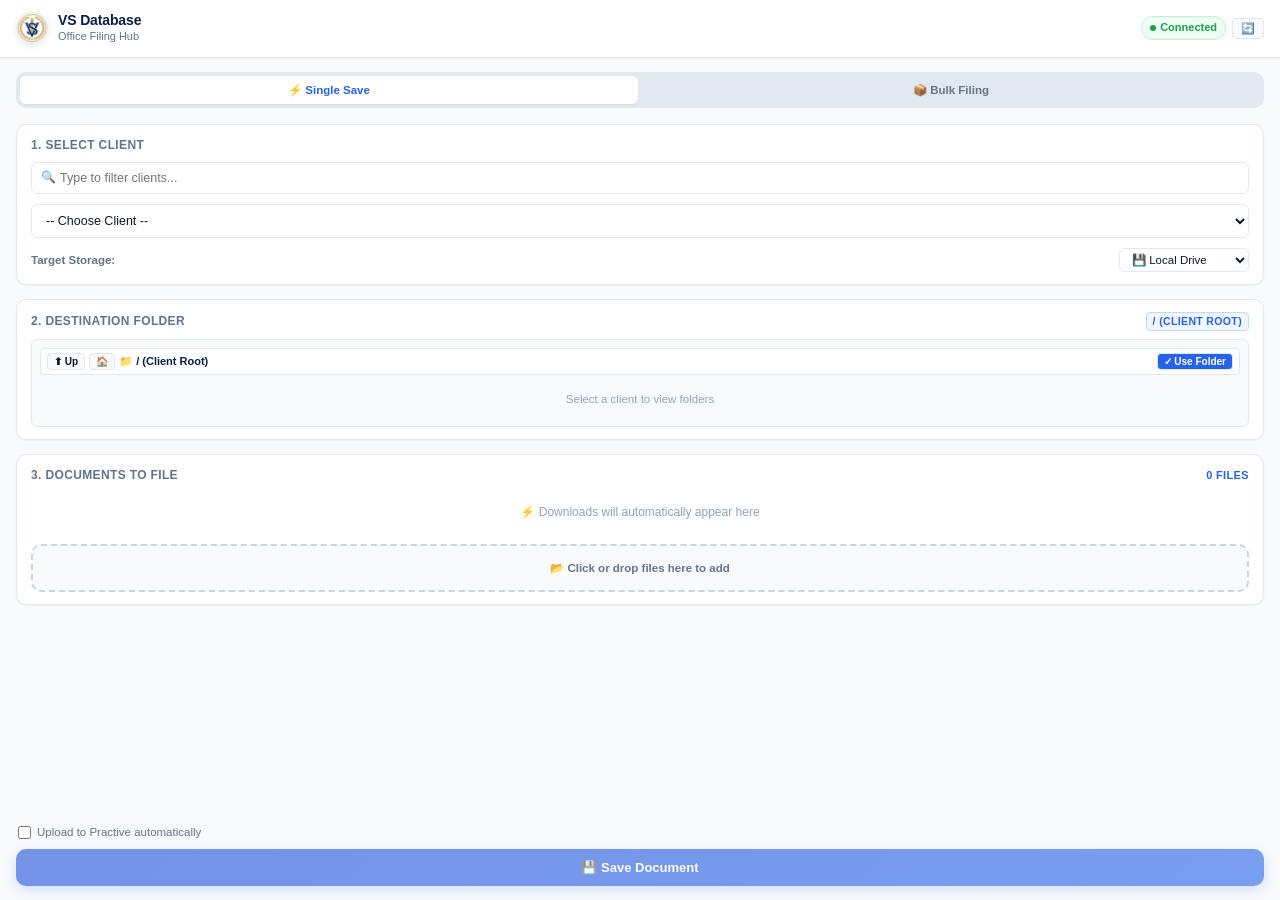
<file: extension/sidepanel.html>
<!DOCTYPE html>
<html lang="en">
<head>
  <meta charset="UTF-8">
  <meta name="viewport" content="width=device-width, initial-scale=1.0">
  <title>VS Database Filing Hub</title>
  <link rel="stylesheet" href="sidepanel.css">
</head>
<body>
  <!-- Header -->
  <header class="sidepanel-header">
    <div class="brand-wrap">
      <img src="monogram.png" alt="VS" class="brand-logo">
      <div>
        <div class="brand-title">VS Database</div>
        <div class="brand-subtitle">Office Filing Hub</div>
      </div>
    </div>
    <div class="header-status">
      <div id="server-status-badge" class="status-badge">
        <span class="status-dot"></span>
        <span id="server-status-text">Connected</span>
      </div>
      <button id="btn-refresh-all" title="Refresh Clients & Status" class="btn-action-sm">🔄</button>
    </div>
  </header>

  <!-- Main Content -->
  <main class="sidepanel-content">
    
    <!-- Toast Feedback Message -->
    <div id="sidepanel-toast" class="toast-msg"></div>

    <!-- Filing Mode Toggle Bar -->
    <div class="mode-toggle-bar">
      <button type="button" id="mode-btn-single" class="mode-toggle-btn active">
        <span>⚡ Single Save</span>
      </button>
      <button type="button" id="mode-btn-bulk" class="mode-toggle-btn">
        <span>📦 Bulk Filing</span>
      </button>
    </div>

    <!-- Client Selection Card -->
    <section class="card">
      <div class="card-title">
        <span>1. Select Client</span>
        <span id="client-count-badge" style="font-size:10px;color:var(--text-light);font-weight:600;"></span>
      </div>

      <div class="field-group">
        <!-- Live Quick Search -->
        <div class="search-box-wrap">
          <span class="search-icon">🔍</span>
          <input type="text" id="client-search" class="input-text input-search" placeholder="Type to filter clients..." autocomplete="off">
        </div>

        <!-- Client Dropdown -->
        <select id="client-select" class="select-input">
          <option value="">-- Choose Client --</option>
        </select>
      </div>

      <!-- Storage Destination Option -->
      <div style="display:flex;align-items:center;justify-content:space-between;margin-top:10px;font-size:11.5px;">
        <span style="font-weight:600;color:var(--text-muted);">Target Storage:</span>
        <select id="storage-kind-select" class="select-input" style="width:130px;padding:4px 8px;font-size:11.5px;">
          <option value="local" selected>💾 Local Drive</option>
          <option value="drive">☁️ Google Drive</option>
        </select>
      </div>
    </section>

    <!-- Destination Folder Navigation Card (Exact Website Module) -->
    <section class="card">
      <div class="card-title" style="flex-wrap:wrap;gap:4px;">
        <span>2. Destination Folder</span>
        <div style="display:flex;align-items:center;gap:4px;">
          <span id="sidepanel-selected-badge" style="font-size:10.5px;font-weight:700;color:var(--primary);background:#eff6ff;border:1px solid #bfdbfe;padding:1px 6px;border-radius:4px;">
            / (Client Root)
          </span>
          <button type="button" id="btn-reset-folder" class="btn-action-sm" style="font-size:9.5px;display:none;color:#dc2626;">Reset</button>
        </div>
      </div>

      <div class="folder-browser-box">
        <div class="breadcrumb-bar" style="display:flex;align-items:center;justify-content:space-between;gap:4px;">
          <div style="display:flex;align-items:center;gap:4px;overflow:hidden;flex:1;">
            <button type="button" id="btn-folder-up" class="btn-action-sm" style="font-size:10px;padding:2px 6px;" disabled>⬆ Up</button>
            <button type="button" id="btn-folder-root" class="btn-action-sm" style="font-size:10px;padding:2px 6px;">🏠</button>
            <span id="folder-breadcrumb-text" style="font-size:11px;font-weight:700;overflow:hidden;text-overflow:ellipsis;white-space:nowrap;">📁 / (Client Root)</span>
          </div>
          <button type="button" id="btn-use-current-folder" class="btn-action-sm" style="font-size:10px;background:var(--primary);color:#fff;font-weight:700;padding:2px 6px;white-space:nowrap;">✓ Use Folder</button>
        </div>

        <div id="folder-tree-container" class="folder-tree-list" style="max-height:160px;overflow-y:auto;">
          <div style="padding:10px;text-align:center;font-size:11.5px;color:var(--text-light);">Select a client to view folders</div>
        </div>
      </div>
    </section>

    <!-- Documents Queue Card -->
    <section class="card">
      <div class="card-title">
        <span>3. Documents to File</span>
        <span id="queue-count-badge" style="font-size:11px;font-weight:700;color:var(--primary);">0 files</span>
      </div>

      <!-- Live File List -->
      <div id="file-queue-container" class="file-queue-wrap">
        <!-- Empty Placeholder -->
        <div id="empty-queue-placeholder" style="text-align:center;padding:12px 6px;color:var(--text-light);font-size:12px;">
          ⚡ Downloads will automatically appear here
        </div>
      </div>

      <!-- Drag and drop zone -->
      <div id="dropzone" class="dropzone" style="margin-top:10px;">
        <input type="file" id="file-input-hidden" multiple style="display:none;">
        <div class="dropzone-text">📂 Click or drop files here to add</div>
      </div>
    </section>

    <!-- Action Section -->
    <section style="margin-top:auto;display:flex;flex-direction:column;gap:8px;">
      <!-- Practive Checkbox Option -->
      <label style="display:flex;align-items:center;gap:6px;font-size:11.5px;color:var(--text-muted);cursor:pointer;padding:0 2px;">
        <input type="checkbox" id="check-practive-sync">
        <span>Upload to Practive automatically</span>
      </label>

      <!-- Save Button -->
      <button type="button" id="btn-save-all" class="btn-primary" disabled>
        💾 Save Document
      </button>
    </section>

  </main>

  <script src="sidepanel.js"></script>
</body>
</html>
</file>
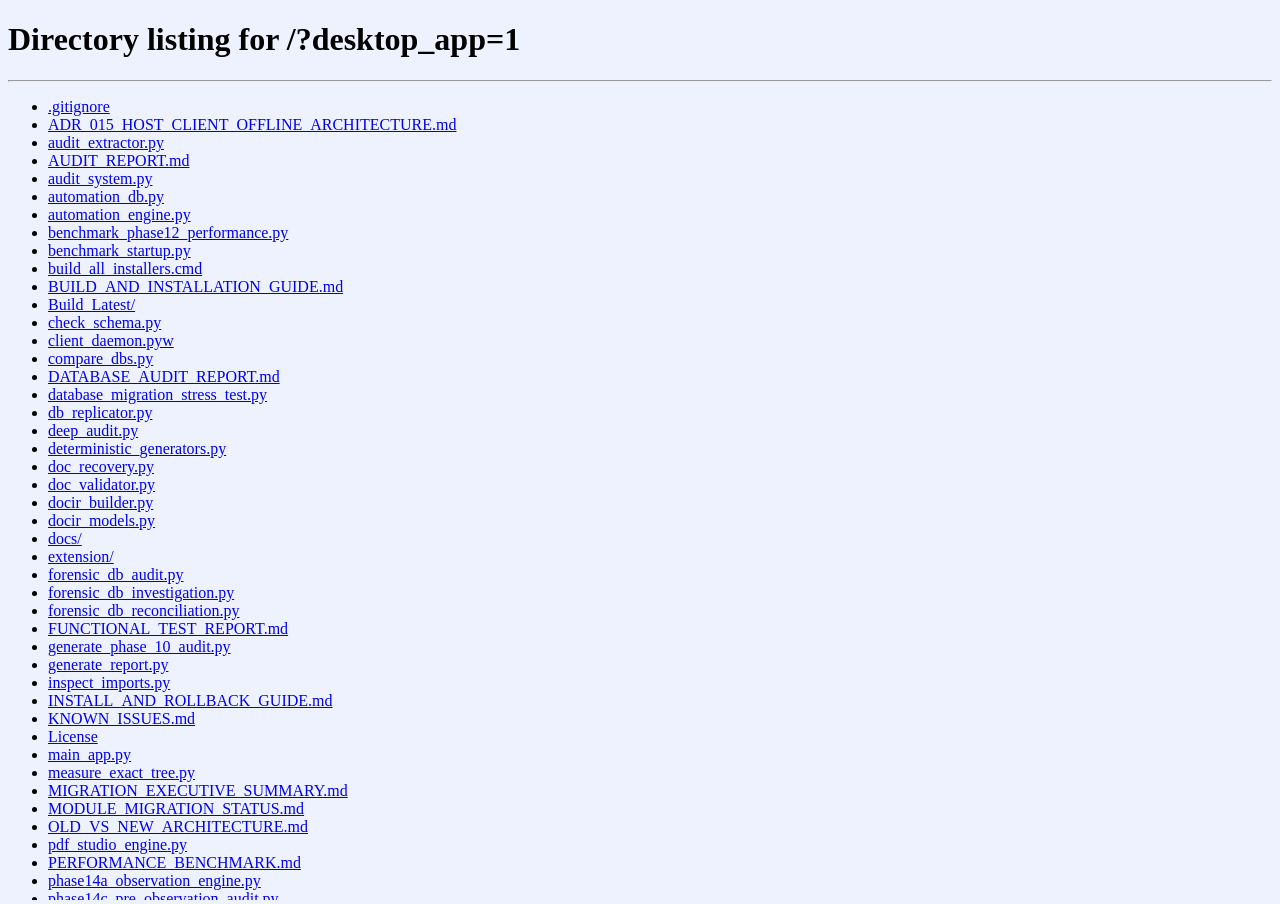
<file: static/screenshot_runner.html>
<!DOCTYPE html>
<html>
<head>
    <meta charset="utf-8">
    <title>Same-Origin Screenshot Runner</title>
</head>
<body style="margin:0;padding:0;background:#eef2ff;overflow:hidden;">
    <iframe id="appFrame" src="/?desktop_app=1" style="width:100vw;height:100vh;border:none;"></iframe>
    <script>
        const params = new URLSearchParams(window.location.search);
        const targetTab = params.get('tab') || 'dashboard';
        const iframe = document.getElementById('appFrame');
        
        iframe.onload = () => {
            let checks = 0;
            const poll = setInterval(() => {
                checks++;
                try {
                    const win = iframe.contentWindow;
                    const doc = iframe.contentDocument;
                    
                    const splash = doc.getElementById('app-startup-splash');
                    if (splash) {
                        splash.style.display = 'none';
                        splash.style.opacity = '0';
                        splash.remove();
                    }
                    
                    if (win.navigateTo && win.document.getElementById('content')) {
                        clearInterval(poll);
                        win.navigateTo(targetTab);
                        console.log('Navigated to ' + targetTab);
                    } else if (checks > 50) {
                        clearInterval(poll);
                    }
                } catch (e) {
                    console.error(e);
                }
            }, 100);
        };
    </script>
</body>
</html>
</file>
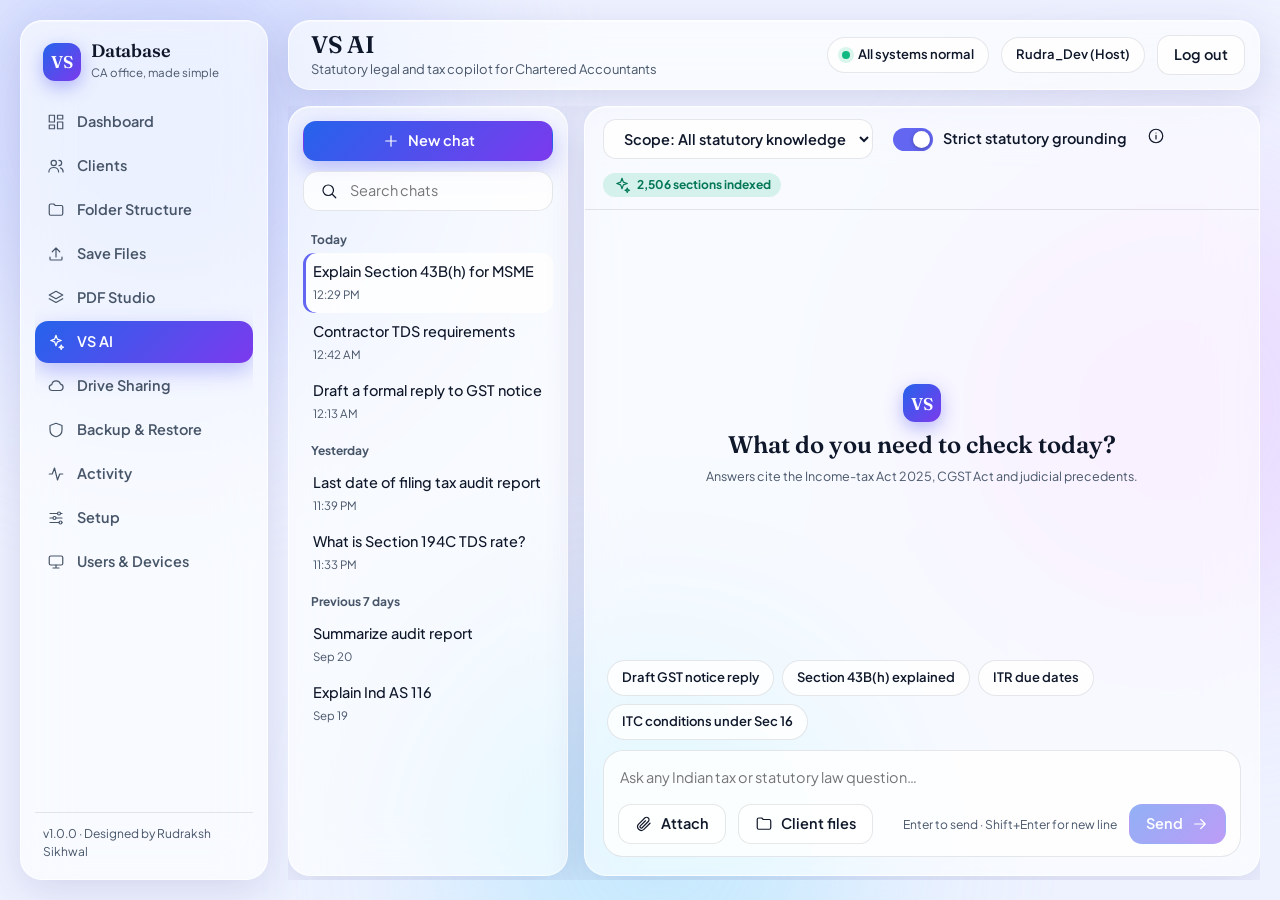
<file: UI/Desired/VS Database – Unified Glass Redesign.html>
<!DOCTYPE html>
<html lang="en">
<head>
<meta charset="utf-8">
<meta name="color-scheme" content="light">
<meta name="viewport" content="width=device-width, initial-scale=1, viewport-fit=cover">
<title>VS Database – Redesign</title>
<link rel="stylesheet" href="https://fonts.googleapis.com/css2?family=Plus+Jakarta+Sans:wght@400;500;600;700&family=Fraunces:opsz,wght@9..144,600&display=swap">
<style>
:root{--tx:#0f172a;--tx2:#475569;--glass:rgba(255,255,255,.62);--glass2:rgba(255,255,255,.8);--bd:rgba(255,255,255,.75);--line:rgba(15,23,42,.1);--pri:linear-gradient(135deg,#2563eb,#7c3aed);--pc:#4338ca;--ok:#047857;--okb:rgba(16,185,129,.15);--wn:#92400e;--wnb:rgba(245,158,11,.2);--er:#b91c1c;--erb:rgba(239,68,68,.13);--sh:0 10px 40px rgba(49,46,129,.14);--bgA:#c7d2fe;--bgB:#e9d5ff;--bgC:#bae6fd;--bgD:#eef2ff}
*{box-sizing:border-box;margin:0}
html,body{height:100%}
body{font:14.5px/1.5 "Plus Jakarta Sans",system-ui,sans-serif;color:var(--tx);background:var(--bgD);overflow:hidden}
.orbs{position:fixed;inset:0;z-index:0;overflow:hidden;pointer-events:none}
.orbs i{position:absolute;border-radius:50%;filter:blur(90px);opacity:.75}
.orbs i:nth-child(1){width:520px;height:520px;background:var(--bgA);top:-140px;left:-100px}
.orbs i:nth-child(2){width:460px;height:460px;background:var(--bgB);right:-120px;top:20%}
.orbs i:nth-child(3){width:420px;height:420px;background:var(--bgC);bottom:-160px;left:35%}
.app{position:relative;z-index:1;height:100%;display:grid;grid-template-columns:248px minmax(0,1fr);gap:20px;padding:max(20px,env(safe-area-inset-top)) 20px max(20px,env(safe-area-inset-bottom))}
.glass{background:var(--glass);border:1px solid var(--bd);border-radius:22px;box-shadow:var(--sh),inset 0 1px 0 rgba(255,255,255,.5);backdrop-filter:blur(24px) saturate(150%);-webkit-backdrop-filter:blur(24px) saturate(150%)}
@supports not (backdrop-filter:blur(1px)){.glass{background:var(--glass2)}}
@media (prefers-reduced-transparency:reduce){.glass{backdrop-filter:none;background:var(--glass2)}}
svg.i{width:18px;height:18px;fill:none;stroke:currentColor;stroke-width:1.6;stroke-linecap:round;stroke-linejoin:round;flex:none}
button,select,input,textarea{font:inherit;color:inherit}
:focus-visible{outline:2px solid #6366f1;outline-offset:2px}
/* sidebar */
.side{display:flex;flex-direction:column;padding:18px 14px;min-height:0}
.brand{display:flex;align-items:center;gap:10px;padding:2px 8px 18px}
.mono{width:38px;height:38px;border-radius:12px;background:var(--pri);color:#fff;display:grid;place-items:center;font:600 17px Fraunces,serif;box-shadow:0 6px 18px rgba(99,102,241,.45)}
.brand b{font:600 18px Fraunces,serif;letter-spacing:-.01em;display:block;line-height:1.1}
.brand small{color:var(--tx2);font-size:11.5px}
nav{display:flex;flex-direction:column;gap:2px;overflow:auto;flex:1}
nav button{display:flex;align-items:center;gap:12px;min-height:42px;padding:0 12px;border:0;border-radius:13px;background:none;color:var(--tx2);font-weight:600;cursor:pointer;text-align:left;transition:background .15s,color .15s}
nav button:hover{background:var(--glass2);color:var(--tx)}
nav button[aria-current=page]{background:var(--pri);color:#fff;box-shadow:0 8px 22px rgba(99,102,241,.4)}
.side footer{font-size:12px;color:var(--tx2);padding:12px 8px 0;border-top:1px solid var(--line)}
/* main */
.main{display:flex;flex-direction:column;gap:16px;min-width:0;min-height:0}
.top{display:flex;align-items:center;gap:12px;padding:10px 14px 10px 22px;flex-wrap:wrap}
.top h1{font:600 24px Fraunces,serif;letter-spacing:-.01em;line-height:1.2}
.top p{color:var(--tx2);font-size:13px}
.top .sp{flex:1}
.pill{display:inline-flex;align-items:center;gap:8px;min-height:36px;padding:0 14px;border-radius:999px;background:var(--glass2);border:1px solid var(--line);font-weight:600;font-size:13px}
.dot{width:8px;height:8px;border-radius:50%;background:#10b981;box-shadow:0 0 0 4px var(--okb)}
.dot.w{background:#f59e0b;box-shadow:0 0 0 4px var(--wnb)}
.btn{display:inline-flex;align-items:center;justify-content:center;gap:8px;min-height:40px;padding:0 16px;border-radius:13px;border:1px solid var(--line);background:var(--glass2);font-weight:600;cursor:pointer;transition:transform .12s,box-shadow .15s}
.btn:hover{box-shadow:0 6px 18px rgba(49,46,129,.15)}
.btn:active{transform:scale(.97)}
.btn.p{background:var(--pri);color:#fff;border-color:transparent;box-shadow:0 8px 22px rgba(99,102,241,.4)}
.btn.d{color:var(--er);background:var(--erb);border-color:transparent}
.btn:disabled{opacity:.5;cursor:not-allowed;box-shadow:none}
.ib{width:38px;height:38px;padding:0;min-height:0;border-radius:11px}
.view{flex:1;min-height:0;overflow:auto;display:flex;flex-direction:column;gap:16px;padding-bottom:4px}
.card{padding:20px 22px}
.card h2{font-size:15.5px;font-weight:700;margin-bottom:12px;display:flex;align-items:center;gap:8px}
.grid5{display:grid;grid-template-columns:repeat(auto-fit,minmax(170px,1fr));gap:14px}
.stat{padding:16px 18px}
.stat span{color:var(--tx2);font-size:13px;font-weight:600}
.stat b{display:block;font:600 30px Fraunces,serif;margin-top:2px}
.two{display:grid;grid-template-columns:1.2fr 1fr;gap:16px}
.field{display:flex;align-items:center;gap:10px;min-height:46px;padding:0 16px;border-radius:15px;border:1px solid var(--line);background:var(--glass2)}
.field input{flex:1;border:0;background:none;outline:0;min-width:0}
.list{list-style:none;padding:0;display:flex;flex-direction:column}
.list li{display:flex;justify-content:space-between;gap:12px;padding:11px 0;border-bottom:1px solid var(--line)}
.list li:last-child{border:0}
.list small,.muted{color:var(--tx2);font-size:12.5px}
.bar{height:10px;border-radius:9px;background:var(--line);overflow:hidden;margin:8px 0}
.bar i{display:block;height:100%;border-radius:9px;background:linear-gradient(90deg,#f59e0b,#ef4444)}
.chip{display:inline-flex;align-items:center;gap:6px;padding:3px 10px;border-radius:999px;font-size:12px;font-weight:700;background:var(--okb);color:var(--ok)}
.chip.w{background:var(--wnb);color:var(--wn)}
.tw{overflow-x:auto}
table{width:100%;border-collapse:collapse;min-width:640px}
th{text-align:left;font-size:12.5px;color:var(--tx2);font-weight:600;padding:8px 12px}
td{padding:11px 12px;border-top:1px solid var(--line)}
tr:hover td{background:var(--glass2)}
.acts{display:flex;gap:6px;justify-content:flex-end}
.banner{display:flex;gap:12px;align-items:center;padding:14px 18px;border-radius:16px;background:var(--okb);color:var(--ok);font-weight:600}
.row{display:flex;gap:12px;flex-wrap:wrap;align-items:center}
.row .sp{flex:1}
select.btn{padding-right:10px}
/* AI */
.ai{flex:1;min-height:0;display:grid;grid-template-columns:280px minmax(0,1fr);gap:16px}
.hist{display:flex;flex-direction:column;padding:14px;gap:10px;min-height:0}
.hist ul{list-style:none;padding:0;overflow:auto;flex:1}
.hist h3{font-size:12px;color:var(--tx2);font-weight:700;padding:10px 8px 4px}
.hist li button{width:100%;text-align:left;border:0;background:none;padding:8px 10px;border-radius:11px;cursor:pointer;display:block}
.hist li button:hover,.hist li button.on{background:var(--glass2)}
.hist li button.on{box-shadow:inset 3px 0 0 #6366f1}
.hist li span{display:block;white-space:nowrap;overflow:hidden;text-overflow:ellipsis;font-weight:500}
.hist li small{color:var(--tx2);font-size:11.5px}
.chat{display:flex;flex-direction:column;min-height:0}
.bar2{display:flex;align-items:center;gap:14px;padding:12px 18px;border-bottom:1px solid var(--line);flex-wrap:wrap}
.sw{display:inline-flex;align-items:center;gap:10px;background:none;border:0;cursor:pointer;font-weight:600;white-space:nowrap}
.sw i{width:40px;height:23px;border-radius:99px;background:var(--line);position:relative;transition:background .2s}
.sw i:after{content:"";position:absolute;top:3px;left:3px;width:17px;height:17px;border-radius:50%;background:#fff;box-shadow:0 1px 4px rgba(0,0,0,.3);transition:transform .2s}
.sw[aria-checked=true] i{background:#6366f1}
.sw[aria-checked=true] i:after{transform:translateX(17px)}
.log{flex:1;overflow:auto;padding:20px 22px;display:flex;flex-direction:column;gap:16px}
.msg{display:flex;gap:10px;max-width:min(680px,80%)}
.msg.u{align-self:flex-end;flex-direction:row-reverse}
.av{width:32px;height:32px;border-radius:50%;display:grid;place-items:center;font-size:12px;font-weight:700;color:#fff;background:var(--pri);flex:none}
.bub{padding:11px 15px;border-radius:18px;background:var(--glass2);border:1px solid var(--line)}
.msg.u .bub{background:var(--pri);color:#fff;border-color:transparent;border-bottom-right-radius:5px}
.msg:not(.u) .bub{border-top-left-radius:5px}
.bub small{display:block;opacity:.7;font-size:11.5px;margin-top:4px}
.err{border-radius:18px;padding:16px 18px;background:var(--wnb);border:1px solid rgba(245,158,11,.4);color:var(--tx);max-width:min(560px,90%);align-self:flex-start}
.err b{display:flex;gap:8px;align-items:center;color:var(--wn);margin-bottom:2px}
.src{display:flex;gap:6px;flex-wrap:wrap;margin-top:8px}
.typing{display:flex;gap:4px;padding:6px 2px}
.typing i{width:7px;height:7px;border-radius:50%;background:var(--tx2);animation:b 1s infinite}
.typing i:nth-child(2){animation-delay:.15s}.typing i:nth-child(3){animation-delay:.3s}
@keyframes b{50%{transform:translateY(-4px);opacity:.4}}
.empty{margin:auto;text-align:center;max-width:460px}
.empty h2{font:600 24px Fraunces,serif;margin:8px 0}
.chips{display:flex;gap:8px;flex-wrap:wrap;padding:0 22px 10px}
.chips button{min-height:36px;padding:0 14px;border-radius:99px;border:1px solid var(--line);background:var(--glass2);cursor:pointer;font-weight:600;font-size:13px}
.chips button:hover{border-color:#6366f1}
.comp{margin:0 18px 18px;padding:12px 14px;border-radius:20px;background:var(--glass2);border:1px solid var(--line)}
.comp textarea{width:100%;border:0;background:none;outline:0;resize:none;max-height:140px;padding:4px 2px}
.comp .row{margin-top:6px}
.comp small{color:var(--tx2)}
dialog{border:1px solid var(--bd);border-radius:22px;padding:24px;max-width:400px;background:var(--glass2);color:var(--tx);backdrop-filter:blur(24px);box-shadow:var(--sh)}
dialog::backdrop{background:rgba(15,23,42,.4)}
.tip{position:relative}
.tip:hover:after,.tip:focus-visible:after{content:attr(data-t);position:absolute;bottom:calc(100% + 6px);left:50%;transform:translateX(-50%);background:#0f172a;color:#fff;font-size:12px;padding:5px 9px;border-radius:8px;white-space:nowrap;z-index:9}
@media (max-width:1100px){.ai{grid-template-columns:1fr}.hist{display:none}.two{grid-template-columns:1fr}}
@media (max-width:820px){body{overflow:auto}.app{grid-template-columns:1fr;height:auto}.side{position:static}nav{flex-direction:row;overflow:auto}nav button span{display:none}.side footer,.brand small{display:none}.view{overflow:visible}.ai{height:80vh}}
@media (prefers-reduced-motion:reduce){*{transition:none!important;animation:none!important}}
</style>
</head>
<body>
<svg width="0" height="0" style="position:absolute"><defs>
<symbol id="dashboard" viewBox="0 0 24 24"><path d="M3 3h7v9H3zM14 3h7v5h-7zM14 12h7v9h-7zM3 16h7v5H3z"/></symbol>
<symbol id="clients" viewBox="0 0 24 24"><circle cx="9" cy="8" r="3.5"/><path d="M2.5 20c0-3.6 2.9-6 6.5-6s6.5 2.4 6.5 6M16 4.5a3.5 3.5 0 010 7M18 14.5c2 .6 3.5 2.4 3.5 5.5"/></symbol>
<symbol id="folder" viewBox="0 0 24 24"><path d="M3 6a2 2 0 012-2h4l2 2h8a2 2 0 012 2v9a2 2 0 01-2 2H5a2 2 0 01-2-2z"/></symbol>
<symbol id="upload" viewBox="0 0 24 24"><path d="M12 16V4M7 9l5-5 5 5M4 16v3a1 1 0 001 1h14a1 1 0 001-1v-3"/></symbol>
<symbol id="studio" viewBox="0 0 24 24"><path d="M12 3l9 5-9 5-9-5zM3 13l9 5 9-5"/></symbol>
<symbol id="ai" viewBox="0 0 24 24"><path d="M12 3l1.8 5.2L19 10l-5.2 1.8L12 17l-1.8-5.2L5 10l5.2-1.8zM19 16l.8 2.2L22 19l-2.2.8L19 22l-.8-2.2L16 19l2.2-.8z"/></symbol>
<symbol id="drive" viewBox="0 0 24 24"><path d="M7 18a4 4 0 01-.6-7.95A6 6 0 0118 9.5 4.3 4.3 0 0117.5 18z"/></symbol>
<symbol id="backup" viewBox="0 0 24 24"><path d="M12 3l8 3v6c0 5-3.5 8-8 9-4.5-1-8-4-8-9V6z"/></symbol>
<symbol id="activity" viewBox="0 0 24 24"><path d="M3 12h4l3-8 4 16 3-8h4"/></symbol>
<symbol id="setup" viewBox="0 0 24 24"><path d="M4 6h10M18 6h2M4 12h4M12 12h8M4 18h12M20 18h0"/><circle cx="16" cy="6" r="2"/><circle cx="10" cy="12" r="2"/><circle cx="18" cy="18" r="2"/></symbol>
<symbol id="users" viewBox="0 0 24 24"><rect x="3" y="4" width="18" height="12" rx="2"/><path d="M8 20h8M12 16v4"/></symbol>
<symbol id="plus" viewBox="0 0 24 24"><path d="M12 5v14M5 12h14"/></symbol>
<symbol id="search" viewBox="0 0 24 24"><circle cx="11" cy="11" r="7"/><path d="M21 21l-4.3-4.3"/></symbol>
<symbol id="refresh" viewBox="0 0 24 24"><path d="M20 11a8 8 0 10-2.3 5.7M20 4v7h-7"/></symbol>
<symbol id="copy" viewBox="0 0 24 24"><rect x="9" y="9" width="11" height="11" rx="2"/><path d="M5 15V6a2 2 0 012-2h9"/></symbol>
<symbol id="clip" viewBox="0 0 24 24"><path d="M20 11l-8.5 8.5a5 5 0 01-7-7L13 4a3.3 3.3 0 014.7 4.7L9.5 17a1.7 1.7 0 01-2.4-2.4L14 7.7"/></symbol>
<symbol id="send" viewBox="0 0 24 24"><path d="M5 12h14M13 6l6 6-6 6"/></symbol>
<symbol id="alert" viewBox="0 0 24 24"><path d="M12 4l9 16H3zM12 10v4M12 17h0"/></symbol>
<symbol id="dl" viewBox="0 0 24 24"><path d="M12 4v12M7 11l5 5 5-5M4 20h16"/></symbol>
<symbol id="trash" viewBox="0 0 24 24"><path d="M4 7h16M9 7V4h6v3M6 7l1 13h10l1-13"/></symbol>
<symbol id="edit" viewBox="0 0 24 24"><path d="M4 20h4L19 9l-4-4L4 16zM13 7l4 4"/></symbol>
<symbol id="moon" viewBox="0 0 24 24"><path d="M20 14A8 8 0 019.5 4 8 8 0 1020 14z"/></symbol>
<symbol id="info" viewBox="0 0 24 24"><circle cx="12" cy="12" r="9"/><path d="M12 11v5M12 8h0"/></symbol>
</defs></svg>
<div class="orbs" aria-hidden="true"><i></i><i></i><i></i></div>
<div class="app">
  <aside class="glass side">
    <div class="brand"><div class="mono">VS</div><div><b>Database</b><small>CA office, made simple</small></div></div>
    <nav id="nav" aria-label="Main"></nav>
    <footer>v1.0.0 · Designed by Rudraksh Sikhwal</footer>
  </aside>
  <div class="main">
    <header class="glass top">
      <div><h1 id="title"></h1><p id="sub"></p></div>
      <span class="sp"></span>
      <span class="pill tip" data-t="Server online · Drive connected" tabindex="0"><span class="dot"></span>All systems normal</span>
      <span class="pill">Rudra_Dev (Host)</span>
      <button class="btn">Log out</button>
    </header>
    <main class="view" id="view"></main>
  </div>
</div>
<dialog id="dlg"><h2 id="dt" style="font-size:18px"></h2><p id="dp" class="muted" style="margin:8px 0 18px"></p>
<form method="dialog" class="row" style="justify-content:flex-end"><button class="btn" value="x">Cancel</button><button class="btn p" id="dok" value="ok"></button></form></dialog>
<script>
const $=s=>document.querySelector(s),ic=n=>`<svg class="i" aria-hidden="true"><use href="#${n}"/></svg>`;
const tabs=[["dashboard","Dashboard","dashboard","Overview of your practice"],["clients","Clients","clients","Manage clients and import from Practive"],["folder","Folder Structure","folder","Templates that build client folders"],["upload","Save Files","upload","Upload documents to client folders"],["studio","PDF Studio","studio","Merge, split, protect and edit PDFs"],["ai","VS AI","ai","Statutory legal and tax copilot for Chartered Accountants"],["drive","Drive Sharing","drive","Client portals on Google Drive"],["backup","Backup & Restore","backup","Protect your database, clients and settings"],["activity","Activity","activity","Recent filings you can revert"],["setup","Setup","setup","Storage and integration"],["users","Users & Devices","users","Staff accounts and approved PCs"]];
$("#nav").innerHTML=tabs.map(t=>`<button data-k="${t[0]}">${ic(t[2])}<span>${t[1]}</span></button>`).join("");
const esc=s=>s.replace(/[&<>]/g,c=>({"&":"&amp;","<":"&lt;",">":"&gt;"}[c]));
function confirmBox(t,p,ok,fn){$("#dt").textContent=t;$("#dp").textContent=p;$("#dok").textContent=ok;const d=$("#dlg");d.onclose=()=>{if(d.returnValue==="ok")fn&&fn()};d.showModal()}
const V={
dashboard:()=>`<label class="field">${ic("search")}<input placeholder="Search client, file number, folder or file" aria-label="Search"></label>
<div class="grid5">${[["Clients",2],["Folders",38],["Files",133],["Cloud files",0],["Needs attention",0]].map(s=>`<div class="glass stat"><span>${s[0]}</span><b>${s[1]}</b></div>`).join("")}</div>
<div class="row"><button class="btn p">${ic("plus")}Add client</button><button class="btn">${ic("upload")}Save file</button><button class="btn">${ic("folder")}Open explorer</button><button class="btn">${ic("refresh")}Reconcile folders</button></div>
<div class="two"><section class="glass card"><h2>Recent activity</h2><ul class="list">
<li><span>Saved 3 files to GST / AY 2025-26 / Returns<br><small>Client V-0002</small></span><small>11:45 PM</small></li>
<li><span>Daily backup completed and verified<br><small>1.5 MB</small></span><small>11:04 PM</small></li>
<li><span>Deleted old backup (retention limit)</span><small>11:04 PM</small></li>
<li><span>Firm type "LLP" deleted</span><small>4:57 PM</small></li></ul></section>
<section class="glass card"><h2>Storage</h2><div class="row"><b>Local disk</b><span class="sp"></span><span class="chip w">92.6% used</span></div><div class="bar" role="progressbar" aria-valuenow="92.6" aria-valuemin="0" aria-valuemax="100"><i style="width:92.6%"></i></div>
<p class="muted">65.7 GB free of 886.4 GB. Backups share this disk. <a href="#" style="color:var(--pc);font-weight:600">Move backups to Drive</a></p>
<div class="row" style="margin-top:16px"><b>Google Drive</b><span class="sp"></span><span class="chip">Connected</span></div><div class="bar"><i style="width:1%;background:#10b981"></i></div><p class="muted">45.6 GB of 5 TB used</p></section></div>`,
clients:()=>`<div class="row"><label class="field" style="flex:1;min-width:240px">${ic("search")}<input placeholder="Search by name, file no., mobile, firm type or group" aria-label="Search clients"></label><button class="btn">${ic("upload")}Import</button><button class="btn">${ic("dl")}Export</button><button class="btn p">${ic("plus")}Add client</button></div>
<section class="glass card"><h2>2 registered clients</h2><div class="tw"><table><thead><tr><th>Reference</th><th>Name</th><th>Mobile</th><th>Firm type</th><th>Status</th><th style="text-align:right">Actions</th></tr></thead><tbody>
${[["V-0001","Trail","Individual"],["V-0002","Trial-2","Company"]].map(c=>`<tr><td>${c[0]}</td><td><b>${c[1]}</b></td><td>0000000000</td><td>${c[2]}</td><td><span class="chip">Active</span></td><td><div class="acts"><button class="btn ib tip" data-t="Edit" aria-label="Edit">${ic("edit")}</button><button class="btn ib tip" data-t="Open folders" aria-label="Open folders">${ic("folder")}</button><button class="btn ib d tip" data-t="Delete" aria-label="Delete ${c[1]}" data-del="${c[1]}">${ic("trash")}</button></div></td></tr>`).join("")}</tbody></table></div></section>`,
backup:()=>`<div class="banner">${ic("backup")}Last backup 9/23/2026, 11:04 PM · all 10 archives verified (SHA-256)<span style="flex:1"></span><button class="btn p">${ic("plus")}Create backup</button></div>
<section class="glass card"><h2>Schedule and retention</h2><div class="row"><select class="btn" aria-label="Schedule"><option>Daily (recommended)</option><option>Weekly</option></select><label class="muted">Keep last <input class="field" style="width:70px;min-height:38px" value="10"> backups</label><label class="muted">for <input class="field" style="width:70px;min-height:38px" value="60"> days</label><span class="sp"></span><button class="btn">Save schedule</button></div>
<p class="chip w" style="margin-top:14px">${ic("alert")}Backups are stored on the same disk as your data (92.6% full). Add a Drive copy.</p></section>
<section class="glass card"><h2>Backup history <span class="muted">10 archives · 3.9 MB</span></h2><div class="tw"><table><thead><tr><th>Date</th><th>File</th><th>Size</th><th style="text-align:right">Actions</th></tr></thead><tbody>
${[["9/23/2026, 11:04 PM","2026-09-23_23-04-22","1.5 MB"],["9/22/2026, 11:01 PM","2026-09-22_23-01-43","795 KB"],["9/20/2026, 11:31 PM","2026-09-20_23-31-18","790 KB"],["9/18/2026, 12:44 PM","2026-09-18_12-44-16","23.9 KB"]].map(b=>`<tr><td>${b[0]}</td><td><code>VSDatabase_Backup_${b[1]}.vsbackup</code></td><td>${b[2]}${b[2].includes("23.9")?' <span class="chip w">Unusually small</span>':""}</td><td><div class="acts"><button class="btn" data-rest="${b[1]}">Restore</button><button class="btn ib tip" data-t="Download" aria-label="Download">${ic("dl")}</button><button class="btn ib d tip" data-t="Delete" aria-label="Delete backup" data-delb="${b[1]}">${ic("trash")}</button></div></td></tr>`).join("")}</tbody></table></div></section>`,
users:()=>`<section class="glass card"><h2>Approved devices</h2><div class="tw"><table><thead><tr><th>Device</th><th>User</th><th>Last active</th><th>Status</th><th style="text-align:right">Actions</th></tr></thead><tbody><tr><td><b>Main Server PC</b><br><small class="muted">127.0.0.1</small></td><td>Rudra_Dev</td><td>9/24/2026, 12:55 PM</td><td><span class="chip">Approved</span></td><td><div class="acts"><button class="btn">Disable</button><button class="btn d" data-rev>Revoke</button></div></td></tr></tbody></table></div></section>
<section class="glass card"><h2>User accounts</h2><div class="tw"><table><thead><tr><th>User</th><th>Role</th><th>Status</th><th>Created</th><th style="text-align:right">Actions</th></tr></thead><tbody><tr><td><b>Rudra_Dev</b></td><td>Host admin</td><td><span class="chip">Active</span></td><td>9/16/2026</td><td><div class="acts"><button class="btn">Reset password</button></div></td></tr></tbody></table></div><p class="muted" style="margin-top:10px">Passwords are never shown. Reset sends a one-time link.</p></section>`,
ai:()=>`<div class="ai"><aside class="glass hist"><button class="btn p" id="newc">${ic("plus")}New chat</button><label class="field" style="min-height:40px">${ic("search")}<input id="hs" placeholder="Search chats" aria-label="Search chats"></label><ul id="hl"></ul></aside>
<section class="glass chat"><div class="bar2"><select class="btn" aria-label="Scope"><option>Scope: All statutory knowledge</option><option>Income-tax Act</option><option>CGST Act</option></select>
<button class="sw" role="switch" aria-checked="true" id="sw"><i></i>Strict statutory grounding</button><span class="tip" data-t="Answers only from indexed statutes and cases" tabindex="0">${ic("info")}</span><span class="sp" style="flex:1"></span><span class="chip">${ic("ai")}2,506 sections indexed</span></div>
<div class="log" id="log" aria-live="polite"></div><div class="chips" id="chips"></div>
<div class="comp"><textarea id="ta" rows="1" placeholder="Ask any Indian tax or statutory law question…" aria-label="Message"></textarea><div class="row"><button class="btn">${ic("clip")}Attach</button><button class="btn">${ic("folder")}Client files</button><span class="sp"></span><small>Enter to send · Shift+Enter for new line</small><button class="btn p" id="go" disabled>Send${ic("send")}</button></div></div></section></div>`
};
const HIST=[["Today",[["Explain Section 43B(h) for MSME","12:29 PM"],["Contractor TDS requirements","12:42 AM"],["Draft a formal reply to GST notice","12:13 AM"]]],["Yesterday",[["Last date of filing tax audit report","11:39 PM"],["What is Section 194C TDS rate?","11:33 PM"]]],["Previous 7 days",[["Summarize audit report","Sep 20"],["Explain Ind AS 116","Sep 19"]]]];
function histRender(q=""){$("#hl").innerHTML=HIST.map(g=>{const it=g[1].filter(x=>x[0].toLowerCase().includes(q.toLowerCase()));return it.length?`<h3>${g[0]}</h3>`+it.map((x,i)=>`<li><button title="${x[0]}"${g[0]==="Today"&&i===0&&!q?' class="on"':""}><span>${x[0]}</span><small>${x[1]}</small></button></li>`).join(""):""}).join("")||'<li class="muted" style="padding:10px">No chats match.</li>'}
function aiInit(){
 const log=$("#log"),ta=$("#ta"),go=$("#go");let failed=false;
 const time=()=>new Date().toLocaleTimeString([],{hour:"numeric",minute:"2-digit"});
 const empty=()=>{log.innerHTML=`<div class="empty"><div class="mono" style="margin:auto">VS</div><h2>What do you need to check today?</h2><p class="muted">Answers cite the Income-tax Act 2025, CGST Act and judicial precedents.</p></div>`;$("#chips").style.display=""};
 $("#chips").innerHTML=["Draft GST notice reply","Section 43B(h) explained","ITR due dates","ITC conditions under Sec 16"].map(c=>`<button>${c}</button>`).join("");
 const scroll=()=>{if(log.scrollHeight-log.scrollTop-log.clientHeight<160)log.scrollTop=log.scrollHeight};
 const ai=t=>{const d=document.createElement("div");d.className="msg";d.innerHTML=`<div class="av">VS</div><div class="bub">${t}<div class="src"><span class="chip">Income-tax Act, s.43B(h)</span><span class="chip">MSMED Act, s.15</span></div><div class="row" style="margin-top:8px"><button class="btn ib tip" data-t="Copy" aria-label="Copy">${ic("copy")}</button><button class="btn ib tip" data-t="Regenerate" aria-label="Regenerate">${ic("refresh")}</button></div></div>`;return d};
 function run(q,n){const ty=document.createElement("div");ty.className="msg";ty.innerHTML='<div class="av">VS</div><div class="bub"><div class="typing"><i></i><i></i><i></i></div></div>';log.append(ty);log.scrollTop=log.scrollHeight;go.disabled=true;
  setTimeout(()=>{if(!failed){failed=true;const e=document.createElement("div");e.className="err";let s=10,tm;
   e.innerHTML=`<b>${ic("alert")}High demand right now</b><p>VS AI servers are busy. Your question is saved, nothing was lost.</p><div class="row" style="margin-top:12px"><button class="btn p" data-r>${ic("refresh")}Retry query</button><button class="btn" data-c>Cancel</button><small class="muted" data-s>Retrying in 10s</small></div>`;
   ty.replaceWith(e);const retry=()=>{clearInterval(tm);const t2=document.createElement("div");e.replaceWith(t2);t2.replaceWith(ty);run(q,n+1)};
   tm=setInterval(()=>{s--;e.querySelector("[data-s]").textContent=s?`Retrying in ${s}s`:"Retrying…";if(!s)retry()},1000);
   e.querySelector("[data-r]").onclick=retry;e.querySelector("[data-c]").onclick=()=>{clearInterval(tm);e.querySelector("[data-s]").textContent="Auto-retry cancelled"};scroll()}
  else{ty.replaceWith(ai("Under Section 43B(h), payments to micro and small enterprises are deductible only when paid within the agreed period, capped at 45 days (15 days if no written agreement). Unpaid amounts are disallowed for the year and become deductible in the year of payment."));go.disabled=!ta.value.trim();scroll()}},900)}
 function send(t){t=t.trim();if(!t)return;$("#chips").style.display="none";if(log.querySelector(".empty"))log.innerHTML="";const m=document.createElement("div");m.className="msg u";m.innerHTML=`<div class="av">R</div><div class="bub">${esc(t)}<small>${time()}</small></div>`;log.append(m);ta.value="";ta.style.height="";failed=false;run(t,0)}
 ta.oninput=()=>{go.disabled=!ta.value.trim();ta.style.height="auto";ta.style.height=ta.scrollHeight+"px"};
 ta.onkeydown=e=>{if(e.key==="Enter"&&!e.shiftKey){e.preventDefault();if(!go.disabled)send(ta.value)}};
 go.onclick=()=>send(ta.value);
 $("#chips").onclick=e=>{if(e.target.tagName==="BUTTON"){ta.value=e.target.textContent;ta.oninput();ta.focus()}};
 $("#sw").onclick=e=>{const b=e.currentTarget;b.setAttribute("aria-checked",b.getAttribute("aria-checked")!=="true")};
 $("#newc").onclick=empty;$("#hs").oninput=e=>histRender(e.target.value);histRender();empty();
}
function show(k){
 const t=tabs.find(x=>x[0]===k);document.querySelectorAll("#nav button").forEach(b=>b.toggleAttribute("aria-current",b.dataset.k===k)||b.removeAttribute("aria-current"));
 document.querySelectorAll("#nav button").forEach(b=>{if(b.dataset.k===k)b.setAttribute("aria-current","page")});
 $("#title").textContent=t[1];$("#sub").textContent=t[3];
 $("#view").innerHTML=V[k]?V[k]():`<section class="glass card" style="text-align:center;padding:60px 20px"><div class="mono" style="margin:auto">${ic(t[2])}</div><h2 style="justify-content:center;margin-top:14px">${t[1]}</h2><p class="muted">Uses the same shell, buttons, tables and cards as the tabs above.</p></section>`;
 if(k==="ai")aiInit();
 $("#view").querySelectorAll("[data-del]").forEach(b=>b.onclick=()=>confirmBox("Delete client?",`This removes ${b.dataset.del} and unlinks their folders. Files on disk stay untouched.`,"Delete client"));
 $("#view").querySelectorAll("[data-delb]").forEach(b=>b.onclick=()=>confirmBox("Delete this backup?","Deleted backups cannot be recovered.","Delete backup"));
 $("#view").querySelectorAll("[data-rest]").forEach(b=>b.onclick=()=>confirmBox("Restore this backup?","Current data will be replaced. A safety backup is created first.","Restore"));
 $("#view").querySelectorAll("[data-rev]").forEach(b=>b.onclick=()=>confirmBox("Revoke device?","This PC will lose access immediately.","Revoke"));
}
$("#nav").onclick=e=>{const b=e.target.closest("button");if(b)show(b.dataset.k)};
show("ai");
</script>
</body>
</html>
</file>
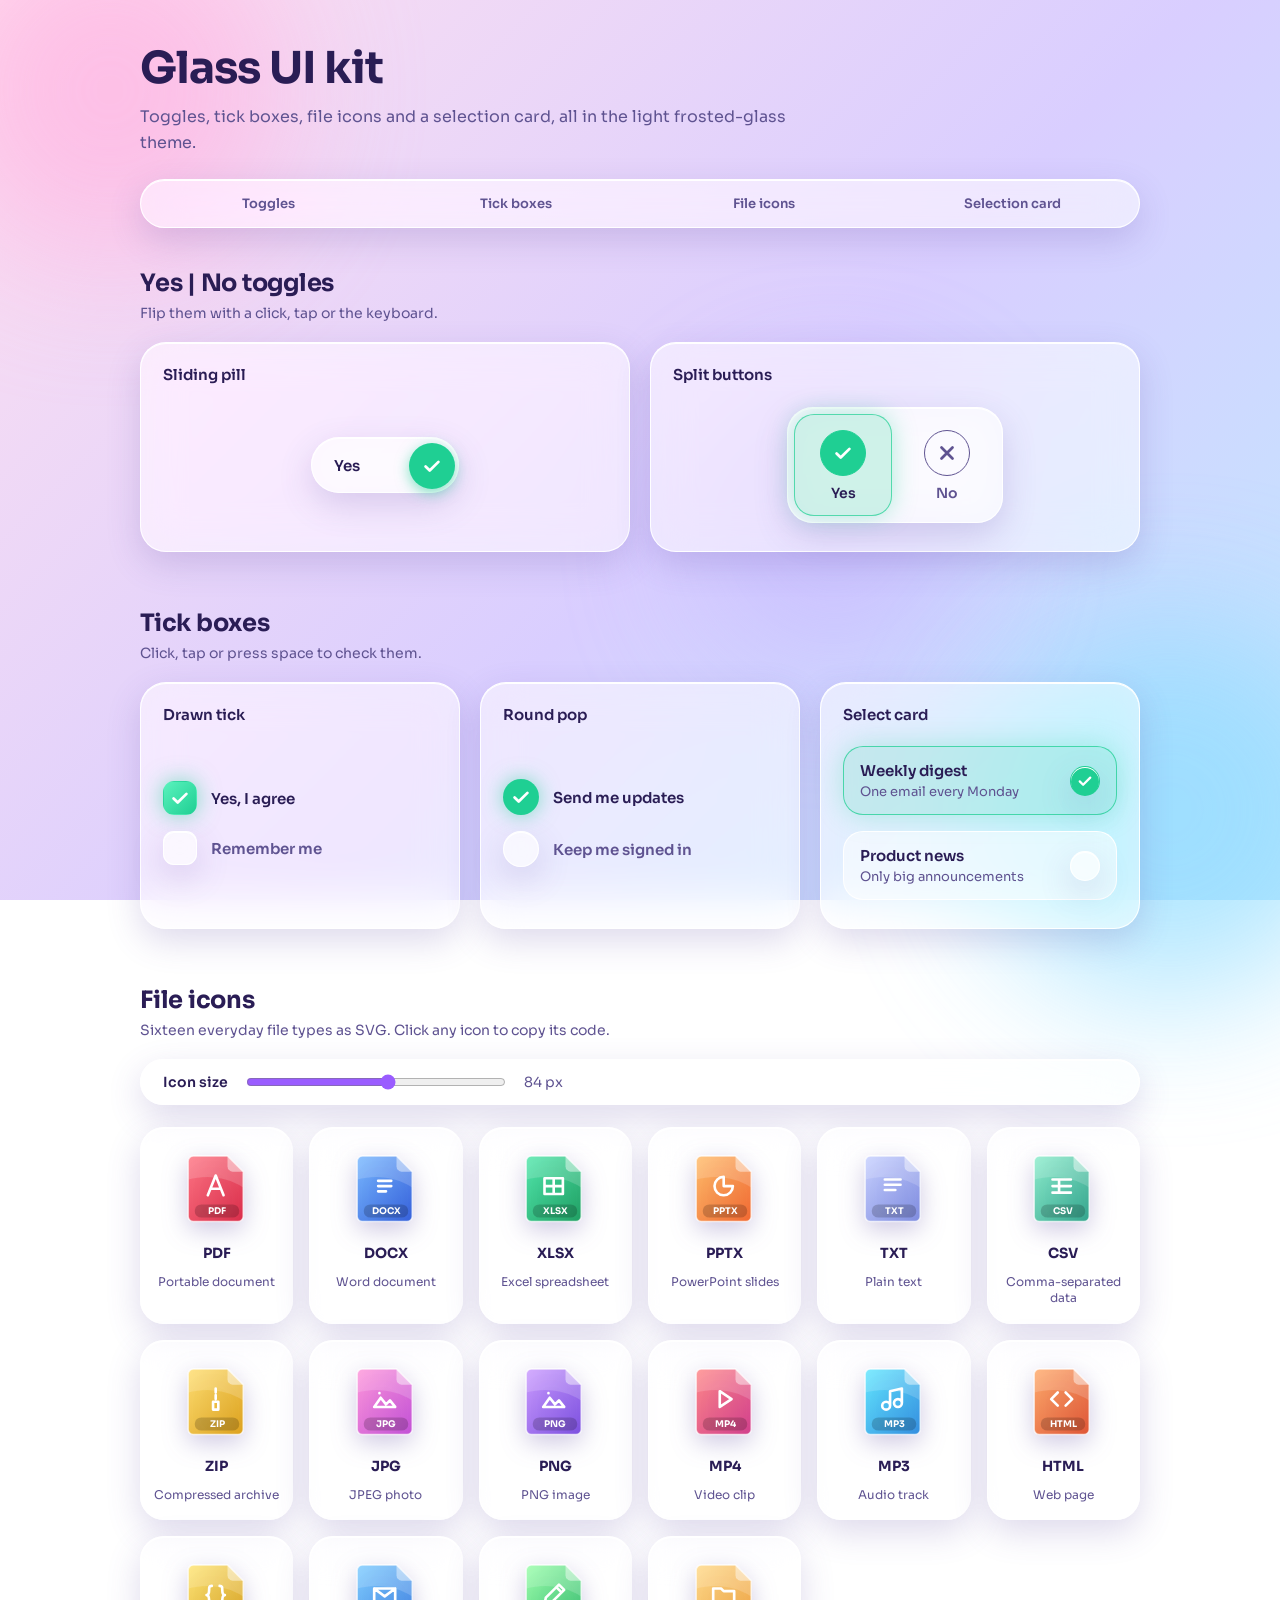
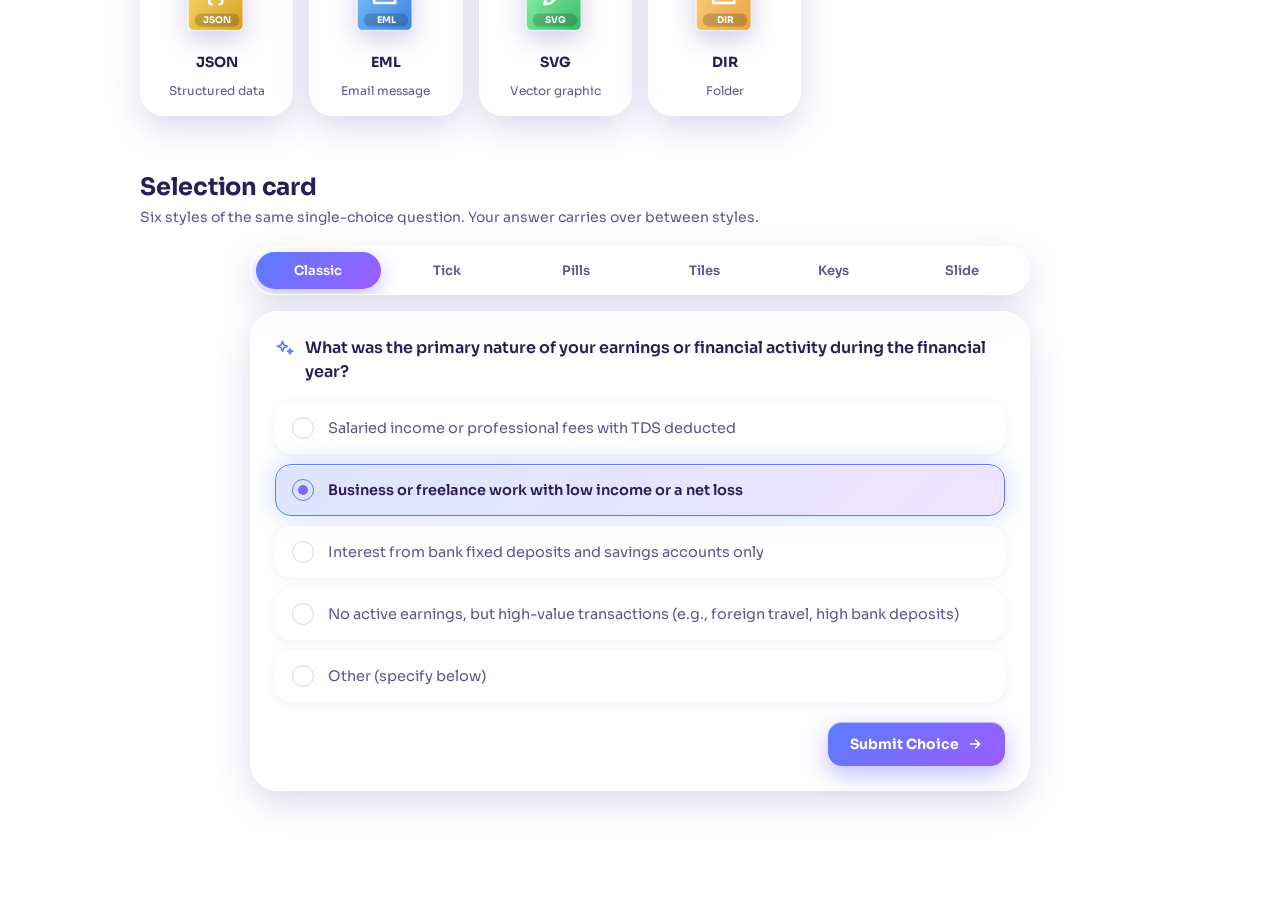
<file: UI/Desired/HTML/Glass UI Kit - Light.html>
<!DOCTYPE html>
<html lang="en">
<head>
<meta charset="utf-8">
<meta name="viewport" content="width=device-width, initial-scale=1, viewport-fit=cover">
<title>Glass UI Kit - Light</title>
<link href="https://fonts.googleapis.com/css2?family=Sora:wght@400;600;700&display=swap" rel="stylesheet">
<style>
:root{--bg1:#ffe0f0;--bg2:#d9ceff;--bg3:#bfe8ff;--text:#2a1d55;--dim:#5f5391;--glass:rgba(255,255,255,.55);--row:rgba(255,255,255,.5);--edge:rgba(255,255,255,.95);--line:rgba(110,90,190,.25);--shadow:rgba(90,70,160,.2);--a1:#5b7cff;--a2:#9a5cff;--yes:#1fcf93;--no:#ff5d86;--sz:84px;
box-sizing:border-box;padding-top:env(safe-area-inset-top,0px);padding-bottom:env(safe-area-inset-bottom,0px)}
html{scroll-padding-top:env(safe-area-inset-top,0px);scroll-behavior:smooth}
*{box-sizing:border-box}
body{margin:0;min-height:100vh;font-family:"Sora",system-ui,-apple-system,"Segoe UI",sans-serif;color:var(--text);background:linear-gradient(135deg,var(--bg1),var(--bg2) 55%,var(--bg3));background-attachment:fixed;overflow-x:hidden}
.blob{position:fixed;border-radius:50%;filter:blur(70px);opacity:.7;z-index:0;animation:drift 18s ease-in-out infinite alternate}
.b1{width:340px;height:340px;background:#ffb3e1;top:-80px;left:-60px}
.b2{width:380px;height:380px;background:#8fdcff;bottom:-100px;right:-80px;animation-delay:-6s}
.b3{width:260px;height:260px;background:#c3b0ff;top:45%;left:55%;opacity:.5;animation-delay:-11s}
@keyframes drift{to{transform:translate(60px,-50px) scale(1.15)}}
main{position:relative;z-index:1;max-width:1040px;margin:0 auto;padding:40px 20px 72px}
.glass{background:var(--glass);-webkit-backdrop-filter:blur(20px) saturate(170%);backdrop-filter:blur(20px) saturate(170%);border:1px solid var(--edge);box-shadow:0 12px 34px var(--shadow),inset 0 1px 0 #fff}
h1{font-size:clamp(28px,5vw,44px);margin:0 0 8px;letter-spacing:-.02em}
.lead{margin:0 0 24px;color:var(--dim);max-width:54ch;line-height:1.6}
.nav{position:sticky;top:calc(10px + env(safe-area-inset-top,0px));z-index:10;display:flex;gap:4px;padding:5px;border-radius:99px;margin-bottom:40px;overflow-x:auto;scrollbar-width:none}
.nav a{flex:1;text-align:center;white-space:nowrap;text-decoration:none;color:var(--dim);font-size:13px;font-weight:600;padding:10px 16px;border-radius:99px;transition:background .3s,color .3s}
.nav a:hover{background:linear-gradient(135deg,var(--a1),var(--a2));color:#fff}
section.sec{margin-bottom:56px;scroll-margin-top:90px}
.sec>h2{font-size:24px;margin:0 0 6px;letter-spacing:-.01em}
.sec>p{margin:0 0 20px;color:var(--dim);font-size:14px}
.dg{display:grid;grid-template-columns:repeat(auto-fit,minmax(270px,1fr));gap:20px}
.dc{border-radius:26px;padding:22px 22px 28px;display:flex;flex-direction:column;gap:22px;min-height:210px}
.dc h3{margin:0;font-size:15px;font-weight:600}
.stage{flex:1;display:flex;flex-direction:column;align-items:flex-start;justify-content:center;gap:16px;width:100%}
.stage.mid{align-items:center}
.ic{width:22px;height:22px;fill:none;stroke:#fff;stroke-width:3;stroke-linecap:round;stroke-linejoin:round}
:focus-visible{outline-color:var(--a1)}

/* ---------- toggles ---------- */
.sw{position:relative;display:inline-block;cursor:pointer;-webkit-tap-highlight-color:transparent}
.sw input,.t6 input{position:absolute;opacity:0;margin:0;cursor:pointer}
.sw input{inset:0;width:100%;height:100%;z-index:2}
.track{display:block;position:relative}
.thumb .ic{position:absolute;transition:transform .45s cubic-bezier(.34,1.56,.64,1),opacity .25s}
.tick{opacity:1}.cross{opacity:0;transform:rotate(-90deg) scale(.3)}
input:not(:checked)+.track .tick{opacity:0;transform:rotate(90deg) scale(.3)}
input:not(:checked)+.track .cross{opacity:1;transform:none}
input:focus-visible+.track,.t6 input:focus-visible+label{outline:2px solid var(--a1);outline-offset:3px}
.lbl{position:absolute;top:0;font-weight:600;font-size:15px;color:var(--text);transition:opacity .3s,transform .4s}
.t1 .track{width:148px;height:56px;border-radius:99px}
.t1 .thumb{position:absolute;top:5px;left:5px;width:46px;height:46px;border-radius:50%;display:grid;place-items:center;background:var(--no);box-shadow:0 4px 14px rgba(255,93,134,.55);transition:transform .55s cubic-bezier(.34,1.56,.64,1),background .35s,box-shadow .35s}
.t1 .lbl{line-height:56px}.t1 .y{left:22px}.t1 .n{right:22px}
.t1 input:checked+.track .thumb{transform:translateX(92px);background:var(--yes);box-shadow:0 4px 14px rgba(31,207,147,.55)}
.t1 input:checked+.track .n{opacity:0;transform:translateX(14px)}
.t1 input:not(:checked)+.track .y{opacity:0;transform:translateX(-14px)}
.t6{display:flex;border-radius:26px;padding:6px;gap:6px;position:relative}
.t6 label{display:flex;flex-direction:column;align-items:center;gap:8px;width:98px;padding:16px 0 14px;border-radius:20px;font-weight:600;font-size:14px;color:var(--dim);cursor:pointer;transition:background .35s,color .35s,box-shadow .35s}
.t6 .ring{width:46px;height:46px;border-radius:50%;display:grid;place-items:center;border:1.5px solid currentColor;transition:background .35s,border-color .35s}
.t6 .ic{stroke:currentColor}
#c-y:checked+label{background:rgba(31,207,147,.2);color:var(--text);box-shadow:0 0 24px rgba(31,207,147,.35),inset 0 0 0 1px rgba(31,207,147,.7)}
#c-n:checked+label{background:rgba(255,93,134,.18);color:var(--text);box-shadow:0 0 24px rgba(255,93,134,.35),inset 0 0 0 1px rgba(255,93,134,.7)}
#c-y:checked+label .ring{background:var(--yes);border-color:var(--yes);animation:kp6 .5s cubic-bezier(.34,1.8,.5,1)}
#c-n:checked+label .ring{background:var(--no);border-color:var(--no);animation:kp6 .5s cubic-bezier(.34,1.8,.5,1)}
#c-y:checked+label .ic,#c-n:checked+label .ic{stroke:#fff}
@keyframes kp6{0%{transform:scale(.6) rotate(-25deg)}100%{transform:none}}

/* ---------- tick boxes ---------- */
.cb{position:relative;display:inline-flex;align-items:center;gap:14px;cursor:pointer;font-weight:600;font-size:15px;-webkit-tap-highlight-color:transparent}
.cb input{position:absolute;opacity:0;width:1px;height:1px;margin:0}
.cb input:focus-visible~.box{outline:2px solid var(--a1);outline-offset:4px}
.box{position:relative;flex:none;width:34px;height:34px;border-radius:11px;display:grid;place-items:center}
.box svg{width:22px;height:22px;fill:none;stroke:#fff;stroke-width:3;stroke-linecap:round;stroke-linejoin:round;position:relative}
.box path{stroke-dasharray:1;stroke-dashoffset:1;transition:stroke-dashoffset .35s ease .12s}
.cb input:checked~.box path{stroke-dashoffset:0}
.txt{transition:color .3s}.cb input:not(:checked)~.txt{color:var(--dim)}
.k1 .box{transition:background .3s,box-shadow .3s,transform .3s cubic-bezier(.34,1.8,.5,1)}
.k1 input:checked~.box{background:linear-gradient(135deg,#5af2bd,var(--yes));border-color:transparent;box-shadow:0 0 22px rgba(31,207,147,.55)}
.k1:active .box{transform:scale(.88)}
.k2 .box{border-radius:50%;width:36px;height:36px;transition:background .3s,box-shadow .3s}
.k2 .box::after{content:"";position:absolute;inset:0;border-radius:50%;border:2px solid var(--yes);opacity:0}
.k2 input:checked~.box{background:var(--yes);border-color:transparent;box-shadow:0 0 20px rgba(31,207,147,.55);animation:kp2 .5s cubic-bezier(.34,1.9,.5,1)}
.k2 input:checked~.box::after{animation:rip .7s ease-out}
@keyframes kp2{0%{transform:scale(.7)}100%{transform:none}}
@keyframes rip{0%{opacity:.9;transform:scale(1)}100%{opacity:0;transform:scale(2.2)}}
.k5{display:flex;width:100%;gap:14px;padding:14px 16px;border-radius:20px;border:1px solid var(--edge);background:var(--row);transition:background .35s,border-color .35s,box-shadow .35s}
.k5 .info{flex:1;display:flex;flex-direction:column;gap:3px}
.k5 small{font-weight:400;font-size:13px;color:var(--dim)}
.k5 .box{width:30px;height:30px;border-radius:50%;transition:background .3s,transform .5s cubic-bezier(.34,1.8,.5,1)}
.k5 .box svg{width:18px;height:18px;transform:scale(0);transition:transform .45s cubic-bezier(.34,1.8,.5,1) .1s}
.k5:has(input:checked){background:rgba(31,207,147,.16);border-color:rgba(31,207,147,.75);box-shadow:0 0 28px rgba(31,207,147,.28)}
.k5:has(input:checked) .box{background:var(--yes);border-color:transparent;transform:rotate(360deg)}
.k5:has(input:checked) .box svg{transform:none}
.k5 input:not(:checked)~.info .txt{color:var(--text)}
.k5 .box path{stroke-dashoffset:0;transition:none}

/* ---------- file icons ---------- */
.bar{display:flex;align-items:center;gap:16px;flex-wrap:wrap;border-radius:99px;padding:12px 22px;margin-bottom:22px;font-size:14px;font-weight:600}
.bar input{flex:1;min-width:140px;max-width:260px;accent-color:var(--a2)}
.bar output{color:var(--dim);font-weight:400;min-width:48px}
.fg{display:grid;grid-template-columns:repeat(auto-fill,minmax(150px,1fr));gap:16px}
.tile{border-radius:24px;padding:20px 10px 16px;display:flex;flex-direction:column;align-items:center;gap:12px;cursor:pointer;font:inherit;color:inherit;transition:transform .35s cubic-bezier(.34,1.56,.64,1),box-shadow .35s}
.tile:hover{transform:translateY(-6px);box-shadow:0 18px 40px var(--shadow),inset 0 1px 0 #fff}
.tile:focus-visible{outline:2px solid var(--a1);outline-offset:3px}
.tile svg{width:var(--sz);height:var(--sz);filter:drop-shadow(0 8px 12px rgba(90,70,160,.3));transition:transform .4s cubic-bezier(.34,1.8,.5,1)}
.tile:hover svg{transform:scale(1.08) rotate(-3deg)}
.tile.pop svg{animation:kpf .45s cubic-bezier(.34,1.9,.5,1)}
@keyframes kpf{0%{transform:scale(.8)}100%{transform:scale(1)}}
.tile b{font-size:14px}.tile span{font-size:12px;color:var(--dim);text-align:center;line-height:1.35}
.toast{position:fixed;left:50%;bottom:calc(24px + env(safe-area-inset-bottom,0px));transform:translate(-50%,30px);opacity:0;padding:12px 20px;border-radius:99px;font-size:14px;font-weight:600;z-index:20;transition:.35s cubic-bezier(.34,1.56,.64,1);pointer-events:none}
.toast.on{opacity:1;transform:translate(-50%,0)}

/* ---------- selection card ---------- */
.tabs{display:flex;gap:4px;padding:5px;border-radius:99px;margin:0 auto 16px;max-width:780px;overflow-x:auto;scrollbar-width:none;position:relative}
.tabs button{flex:1;white-space:nowrap;border:0;background:none;font:inherit;font-size:13px;font-weight:600;color:var(--dim);padding:10px 14px;border-radius:99px;cursor:pointer;position:relative;z-index:1;transition:color .3s}
.tabs button[aria-pressed=true]{color:#fff}
.tabs .pill{position:absolute;top:5px;bottom:5px;left:0;border-radius:99px;background:linear-gradient(135deg,var(--a1),var(--a2));box-shadow:0 6px 18px rgba(110,100,255,.4);transition:transform .45s cubic-bezier(.34,1.4,.5,1),width .45s}
.tabs button:focus-visible,.opt:has(input:focus-visible),.btn:focus-visible{outline:2px solid var(--a1);outline-offset:2px}
.sc{max-width:780px;margin:0 auto;border-radius:28px;padding:24px}
.sc h1{display:flex;gap:10px;align-items:flex-start;margin:0 0 18px;font-size:16px;line-height:1.5;font-weight:600;letter-spacing:0}
.sc h1 svg{flex:none;width:20px;height:20px;margin-top:2px;fill:none;stroke:var(--a1);stroke-width:2;stroke-linecap:round;stroke-linejoin:round;animation:tw 3s ease-in-out infinite}
@keyframes tw{50%{transform:scale(1.2) rotate(12deg)}}
.opts{position:relative;display:flex;flex-direction:column;gap:10px;animation:swap .5s cubic-bezier(.2,.9,.3,1.1)}
@keyframes swap{from{opacity:0;transform:translateY(12px)}}
.opt{position:relative;z-index:1;display:flex;align-items:center;gap:14px;padding:14px 16px;border-radius:16px;background:var(--row);border:1px solid var(--edge);box-shadow:0 2px 10px rgba(90,70,160,.08);cursor:pointer;font-size:14.5px;line-height:1.4;color:var(--dim);transition:background .3s,border-color .3s,box-shadow .3s,color .3s,transform .35s cubic-bezier(.34,1.56,.64,1)}
.opt input{position:absolute;opacity:0;width:1px;height:1px}
.opt:has(input:checked){color:var(--text);font-weight:600}
.mark{flex:none;width:22px;height:22px;border-radius:50%;border:1.8px solid var(--line);display:grid;place-items:center;transition:.3s}
.mark svg{width:15px;height:15px;fill:none;stroke:#fff;stroke-width:3.2;stroke-linecap:round;stroke-linejoin:round;display:none}
.mark path{stroke-dasharray:1;stroke-dashoffset:1;transition:stroke-dashoffset .35s ease .1s}
input:checked~.mark path{stroke-dashoffset:0}
.lt{display:none;flex:none;place-items:center;font-weight:700;color:var(--a2);transition:.3s}
.sl{display:none;position:absolute;left:0;top:0;width:100%;border-radius:16px;background:linear-gradient(135deg,rgba(91,124,255,.24),rgba(154,92,255,.2));border:1px solid rgba(110,120,255,.7);box-shadow:0 8px 24px rgba(110,100,255,.28),inset 0 1px 0 #fff;transition:transform .5s cubic-bezier(.34,1.35,.5,1),height .4s;z-index:0}
.v1 .mark::after{content:"";width:10px;height:10px;border-radius:50%;background:linear-gradient(135deg,var(--a1),var(--a2));transform:scale(0);transition:transform .4s cubic-bezier(.34,2.2,.5,1)}
.v1 .opt:hover,.v2 .opt:hover,.v5 .opt:hover{transform:translateX(4px)}
.v1 .opt:has(input:checked){background:linear-gradient(135deg,rgba(91,124,255,.2),rgba(154,92,255,.16));border-color:var(--a1);box-shadow:0 0 24px rgba(91,124,255,.3),inset 0 1px 0 #fff}
.v1 input:checked~.mark{border-color:var(--a1)}.v1 input:checked~.mark::after{transform:scale(1)}
.v2 .mark{width:26px;height:26px}.v2 .mark svg{display:block}
.v2 .opt:has(input:checked){background:rgba(23,197,138,.14);border-color:rgba(23,197,138,.65);box-shadow:inset 4px 0 0 #17c58a,0 6px 20px rgba(23,197,138,.2)}
.v2 input:checked~.mark{background:linear-gradient(135deg,#4eecb4,#17c58a);border-color:transparent;box-shadow:0 0 14px rgba(23,197,138,.5)}
.v3{flex-direction:row;flex-wrap:wrap;gap:10px}
.v3 .opt{border-radius:99px;padding:12px 20px;gap:0}
.v3 .mark{width:0;height:18px;border:0;overflow:hidden;border-radius:0}
.v3 .mark svg{display:block;width:18px;height:18px;flex:none}
.v3 .opt:hover{transform:translateY(-3px)}
.v3 .opt:has(input:checked){background:linear-gradient(135deg,var(--a1),var(--a2));color:#fff;border-color:transparent;box-shadow:0 8px 22px rgba(110,100,255,.45)}
.v3 input:checked~.mark{width:18px;margin-right:8px}
.v4{display:grid;grid-template-columns:1fr 1fr;gap:12px}
.v4 .opt{flex-direction:column;align-items:flex-start;gap:10px;padding:18px;min-height:118px}
.v4 .opt:last-child{grid-column:1/-1;min-height:0}
.v4 .opt:hover{transform:translateY(-3px)}
.v4 .lt{display:grid;width:38px;height:38px;border-radius:12px;background:rgba(154,92,255,.14);order:-1}
.v4 .mark{position:absolute;top:14px;right:14px;width:26px;height:26px}.v4 .mark svg{display:block}
.v4 .opt:has(input:checked){background:rgba(255,255,255,.85);border-color:var(--a1);transform:translateY(-5px);box-shadow:0 16px 34px rgba(91,124,255,.3),0 0 0 3px rgba(91,124,255,.18)}
.v4 input:checked~.mark{background:linear-gradient(135deg,var(--a1),var(--a2));border-color:transparent}
.v4 input:checked~.lt{background:linear-gradient(135deg,var(--a1),var(--a2));color:#fff}
@media (max-width:560px){.v4{grid-template-columns:1fr}}
.v5 .mark{display:none}
.v5 .lt{display:grid;width:34px;height:34px;border-radius:10px;background:rgba(154,92,255,.14);border:1px solid var(--line)}
.v5 .opt:has(input:checked){background:rgba(154,92,255,.14);border-color:rgba(154,92,255,.6);box-shadow:0 6px 20px rgba(154,92,255,.22)}
.v5 input:checked~.lt{background:linear-gradient(135deg,var(--a1),var(--a2));color:#fff;border-color:transparent;transform:scale(1.1) rotate(-6deg);box-shadow:0 4px 12px rgba(110,100,255,.45)}
.v6 .mark{display:none}.v6 .sl{display:block}
.v6 .opt{background:transparent;border-color:transparent;box-shadow:none;padding:15px 18px}
.v6 .opt:hover{color:var(--text)}
.more{display:grid;grid-template-rows:0fr;transition:grid-template-rows .45s cubic-bezier(.3,.9,.3,1),margin .45s}
.more>div{overflow:hidden}.more.open{grid-template-rows:1fr;margin-top:10px}
textarea{width:100%;min-height:84px;resize:vertical;padding:14px 16px;border-radius:16px;background:var(--row);border:1px solid var(--edge);color:var(--text);font:inherit;font-size:14px;outline:none;transition:.3s}
textarea::placeholder{color:var(--dim)}textarea:focus{border-color:var(--a1);box-shadow:0 0 20px rgba(91,124,255,.3)}
.foot{display:flex;justify-content:flex-end;align-items:center;gap:14px;margin-top:20px}
.hint{margin-right:auto;font-size:13px;color:var(--dim)}
.btn{display:inline-flex;align-items:center;gap:8px;border:0;border-radius:14px;padding:13px 22px;font:inherit;font-size:14px;font-weight:700;color:#fff;cursor:pointer;background:linear-gradient(135deg,var(--a1),var(--a2));box-shadow:0 8px 24px rgba(110,100,255,.45),inset 0 1px 0 rgba(255,255,255,.5);transition:transform .3s cubic-bezier(.34,1.56,.64,1),opacity .3s,filter .3s}
.btn svg{width:16px;height:16px;fill:none;stroke:#fff;stroke-width:2.4;stroke-linecap:round;stroke-linejoin:round;transition:transform .3s}
.btn:hover:not(:disabled){transform:translateY(-2px)}.btn:hover:not(:disabled) svg{transform:translateX(4px)}
.btn:active:not(:disabled){transform:scale(.95)}
.btn:disabled{opacity:.45;cursor:not-allowed;filter:saturate(.5);box-shadow:none}
.spin{display:none;width:16px;height:16px;border-radius:50%;border:2.4px solid rgba(255,255,255,.4);border-top-color:#fff;animation:sp .7s linear infinite}
.btn.load .spin{display:block}.btn.load .arr{display:none}
@keyframes sp{to{transform:rotate(360deg)}}
.done{display:none;flex-direction:column;align-items:center;text-align:center;gap:14px;padding:18px 8px 6px}
.sc.sent form{display:none}.sc.sent .done{display:flex;animation:swap .5s}
.ok{width:68px;height:68px;border-radius:50%;display:grid;place-items:center;background:linear-gradient(135deg,#4eecb4,#17c58a);box-shadow:0 0 30px rgba(23,197,138,.5)}
.ok svg{width:34px;height:34px;fill:none;stroke:#fff;stroke-width:3.2;stroke-linecap:round;stroke-linejoin:round}
.ok path{stroke-dasharray:1;stroke-dashoffset:1}
.sc.sent .ok{animation:kps .5s cubic-bezier(.34,1.9,.5,1)}.sc.sent .ok path{animation:dr .45s .25s ease forwards}
@keyframes kps{from{transform:scale(.5)}}@keyframes dr{to{stroke-dashoffset:0}}
.done h2{margin:0;font-size:18px}.done p{margin:0;max-width:46ch;color:var(--dim);font-size:14px;line-height:1.55}
.pick{padding:10px 16px;border-radius:14px;background:var(--row);border:1px solid var(--edge);font-weight:600}
.btn.ghost{background:var(--row);color:var(--text);border:1px solid var(--edge);box-shadow:none}
@media (prefers-reduced-motion:reduce){*,*::before,*::after{animation:none!important;transition-duration:.01s!important}}
</style>
</head>
<body>
<div class="blob b1"></div><div class="blob b2"></div><div class="blob b3"></div>
<svg width="0" height="0" style="position:absolute" aria-hidden="true">
  <symbol id="tick" viewBox="0 0 24 24"><path d="M5 12.5l4.5 4.5L19 7.5"/></symbol>
  <symbol id="x" viewBox="0 0 24 24"><path d="M6 6l12 12M18 6L6 18"/></symbol>
</svg>

<main>
  <h1>Glass UI kit</h1>
  <p class="lead">Toggles, tick boxes, file icons and a selection card, all in the light frosted-glass theme.</p>
  <nav class="nav glass" aria-label="Sections"><a href="#toggles">Toggles</a><a href="#ticks">Tick boxes</a><a href="#icons">File icons</a><a href="#select">Selection card</a></nav>

  <section class="sec" id="toggles"><h2>Yes | No toggles</h2><p>Flip them with a click, tap or the keyboard.</p>
    <div class="dg">
      <div class="dc glass"><h3>Sliding pill</h3><div class="stage mid">
        <label class="sw t1"><input type="checkbox" role="switch" aria-label="Yes or no" checked>
          <span class="track glass"><span class="lbl y">Yes</span><span class="lbl n">No</span>
            <span class="thumb"><svg class="ic tick"><use href="#tick"/></svg><svg class="ic cross"><use href="#x"/></svg></span></span></label></div></div>
      <div class="dc glass"><h3>Split buttons</h3><div class="stage mid">
        <div class="t6 glass" role="radiogroup" aria-label="Yes or no">
          <input type="radio" name="btn" id="c-y" checked><label for="c-y"><span class="ring"><svg class="ic"><use href="#tick"/></svg></span>Yes</label>
          <input type="radio" name="btn" id="c-n"><label for="c-n"><span class="ring"><svg class="ic"><use href="#x"/></svg></span>No</label></div></div></div>
    </div></section>

  <section class="sec" id="ticks"><h2>Tick boxes</h2><p>Click, tap or press space to check them.</p>
    <div class="dg">
      <div class="dc glass"><h3>Drawn tick</h3><div class="stage">
        <label class="cb k1"><input type="checkbox" checked><span class="box glass"><b class="tk"></b></span><span class="txt">Yes, I agree</span></label>
        <label class="cb k1"><input type="checkbox"><span class="box glass"><b class="tk"></b></span><span class="txt">Remember me</span></label></div></div>
      <div class="dc glass"><h3>Round pop</h3><div class="stage">
        <label class="cb k2"><input type="checkbox" checked><span class="box glass"><b class="tk"></b></span><span class="txt">Send me updates</span></label>
        <label class="cb k2"><input type="checkbox"><span class="box glass"><b class="tk"></b></span><span class="txt">Keep me signed in</span></label></div></div>
      <div class="dc glass"><h3>Select card</h3><div class="stage">
        <label class="cb k5"><input type="checkbox" checked><span class="info"><span class="txt">Weekly digest</span><small>One email every Monday</small></span><span class="box glass"><b class="tk"></b></span></label>
        <label class="cb k5"><input type="checkbox"><span class="info"><span class="txt">Product news</span><small>Only big announcements</small></span><span class="box glass"><b class="tk"></b></span></label></div></div>
    </div></section>

  <section class="sec" id="icons"><h2>File icons</h2><p>Sixteen everyday file types as SVG. Click any icon to copy its code.</p>
    <div class="bar glass"><label for="sz">Icon size</label><input id="sz" type="range" min="40" max="120" value="84"><output id="szv">84 px</output></div>
    <div class="fg" id="fg"></div></section>

  <section class="sec" id="select"><h2>Selection card</h2><p>Six styles of the same single-choice question. Your answer carries over between styles.</p>
    <div class="tabs glass" id="tabs" role="group" aria-label="Card style"><span class="pill" id="pill"></span></div>
    <div class="sc glass" id="card">
      <form id="f" novalidate>
        <h1 id="q"><svg viewBox="0 0 24 24" aria-hidden="true"><path d="M9 4l1.6 4.4L15 10l-4.4 1.6L9 16l-1.6-4.4L3 10l4.4-1.6zM18 13l.9 2.1L21 16l-2.1.9L18 19l-.9-2.1L15 16l2.1-.9z"/></svg>What was the primary nature of your earnings or financial activity during the financial year?</h1>
        <fieldset style="border:0;margin:0;padding:0" aria-labelledby="q"><div class="opts v1" id="opts"></div></fieldset>
        <div class="more" id="more"><div><textarea id="note" placeholder="Describe your earnings or financial activity" aria-label="Specify other"></textarea></div></div>
        <div class="foot"><span class="hint" id="hint"></span>
          <button class="btn" id="go" type="submit">Submit Choice<svg class="arr" viewBox="0 0 24 24"><path d="M5 12h14M13 6l6 6-6 6"/></svg><span class="spin"></span></button></div>
      </form>
      <div class="done" role="status" aria-live="polite">
        <div class="ok"><svg viewBox="0 0 24 24"><path pathLength="1" d="M5 12.5l4.5 4.5L19 7.5"/></svg></div>
        <h2>Response saved</h2><div class="pick" id="pick"></div>
        <p>Thanks, your answer has been recorded. You can change it any time.</p>
        <button class="btn ghost" id="back" type="button">Change answer</button>
      </div>
    </div></section>
</main>
<div class="toast glass" id="toast" role="status"></div>

<script>
const $=id=>document.getElementById(id);
const tick='<svg viewBox="0 0 24 24"><path pathLength="1" d="M5 12.5l4.5 4.5L19 7.5"/></svg>';
document.querySelectorAll(".tk").forEach(e=>e.outerHTML=tick);

/* file icons */
const G={doc:"M7 8h10M7 12h10M7 16h6",pdf:"M12 4l6 15M12 4L6 19M8 14h8",xls:"M5 6h14v12H5zM5 12h14M12 6v12",ppt:"M12 5a7 7 0 1 0 7 7h-7z",txt:"M6 7h12M6 11h12M6 15h8",csv:"M5 7h14M5 12h14M5 17h14M10 7v10",zip:"M12 4v3M12 9v3M10 14h4v6h-4z",img:"M4 18l5-7 4 5 3-3 4 5zM8 7.5h.01",play:"M9 6l9 6-9 6z",note:"M10 17V6l9-2v11M10 17a3 3 0 1 1-6 0 3 3 0 0 1 6 0zM19 15a3 3 0 1 1-6 0 3 3 0 0 1 6 0z",code:"M9 7l-5 5 5 5M15 7l5 5-5 5",json:"M9 5c-2 0-2 1-2 3s0 4-2 4c2 0 2 2 2 4s0 3 2 3M15 5c2 0 2 1 2 3s0 4 2 4c-2 0-2 2-2 4s0 3-2 3",mail:"M4 7h16v11H4zM4 7l8 6 8-6",pen:"M5 19l1-5L16 4l4 4L10 18zM14 6l4 4",dir:"M4 7h6l2 2h8v9H4z"};
const I=[["PDF","Portable document","pdf","#ff6b7a","#d91f3d"],["DOCX","Word document","doc","#6fb4ff","#2756d9"],["XLSX","Excel spreadsheet","xls","#45e6a6","#0f9a57"],["PPTX","PowerPoint slides","ppt","#ffb85f","#f25f22"],["TXT","Plain text","txt","#c3cdff","#7685de"],["CSV","Comma-separated data","csv","#85ecc9","#25a085"],["ZIP","Compressed archive","zip","#ffdc66","#dc9c0c"],["JPG","JPEG photo","img","#ff90d8","#bf45d4"],["PNG","PNG image","img","#c895ff","#7344de"],["MP4","Video clip","play","#ff8080","#d03285"],["MP3","Audio track","note","#58e6ff","#2587de"],["HTML","Web page","code","#ffa561","#de4a26"],["JSON","Structured data","json","#ffe46b","#d49a12"],["EML","Email message","mail","#74c9ff","#3578de"],["SVG","Vector graphic","pen","#94ffa5","#29b865"],["DIR","Folder","dir","#ffd780","#ee9c33"]];
function icon([ext,,g,c1,c2]){const k=ext.toLowerCase();return `<svg xmlns="http://www.w3.org/2000/svg" viewBox="0 0 64 64" width="64" height="64" role="img" aria-label="${ext} file"><defs><linearGradient id="g-${k}" x1="0" y1="0" x2="1" y2="1"><stop offset="0" stop-color="${c1}"/><stop offset="1" stop-color="${c2}"/></linearGradient></defs><path d="M14 6H40L52 18V52a4 4 0 0 1-4 4H14a4 4 0 0 1-4-4V10a4 4 0 0 1 4-4z" fill="url(#g-${k})" fill-opacity=".92" stroke="#fff" stroke-opacity=".7" stroke-width="1.2"/><path d="M14 6H40L52 18V30C40 22 24 20 10 24V10a4 4 0 0 1 4-4z" fill="#fff" fill-opacity=".16"/><path d="M40 6v8a4 4 0 0 0 4 4h8z" fill="#fff" fill-opacity=".45"/><g transform="translate(19 17)" fill="none" stroke="#fff" stroke-width="2" stroke-linecap="round" stroke-linejoin="round"><path d="${G[g]}"/></g><rect x="15" y="43" width="34" height="10" rx="5" fill="#000" fill-opacity=".18"/><text x="32" y="50.4" text-anchor="middle" font-family="Sora,system-ui,sans-serif" font-size="7" font-weight="700" fill="#fff">${ext}</text></svg>`}
const fg=$("fg"),toast=$("toast");let tt;
I.forEach(d=>{const b=document.createElement("button");b.className="tile glass";b.type="button";b.setAttribute("aria-label","Copy "+d[0]+" icon SVG");b.innerHTML=icon(d)+`<b>${d[0]}</b><span>${d[1]}</span>`;
b.onclick=async()=>{b.classList.remove("pop");void b.offsetWidth;b.classList.add("pop");let ok=true;try{await navigator.clipboard.writeText(icon(d))}catch(e){ok=false}
toast.textContent=ok?d[0]+" icon SVG copied":"Copy was blocked by your browser";toast.classList.add("on");clearTimeout(tt);tt=setTimeout(()=>toast.classList.remove("on"),1800)};fg.appendChild(b)});
const sz=$("sz");sz.oninput=()=>{document.documentElement.style.setProperty("--sz",sz.value+"px");$("szv").textContent=sz.value+" px"};

/* selection card */
const O=["Salaried income or professional fees with TDS deducted","Business or freelance work with low income or a net loss","Interest from bank fixed deposits and savings accounts only","No active earnings, but high-value transactions (e.g., foreign travel, high bank deposits)","Other (specify below)"];
const S=["Classic","Tick","Pills","Tiles","Keys","Slide"];
const opts=$("opts"),f=$("f"),go=$("go"),more=$("more"),note=$("note"),hint=$("hint"),card=$("card"),tabs=$("tabs"),pill=$("pill");
opts.innerHTML='<span class="sl" id="sl"></span>'+O.map((t,i)=>`<label class="opt"><input type="radio" name="a" value="${i}"${i==1?" checked":""}><span class="mark">${tick}</span><span class="lt">${"ABCDE"[i]}</span><span class="tx">${t}</span></label>`).join("");
const sl=$("sl");
function place(){const c=opts.querySelector("input:checked");if(!c)return;const r=c.closest(".opt");sl.style.height=r.offsetHeight+"px";sl.style.transform=`translateY(${r.offsetTop}px)`}
function setStyle(n){opts.className="opts v"+n;opts.style.animation="none";void opts.offsetWidth;opts.style.animation="";
[...tabs.querySelectorAll("button")].forEach((b,i)=>{b.setAttribute("aria-pressed",i+1==n);if(i+1==n){pill.style.width=b.offsetWidth+"px";pill.style.transform=`translateX(${b.offsetLeft}px)`}});
requestAnimationFrame(place);setTimeout(place,60)}
S.forEach((s,i)=>{const b=document.createElement("button");b.type="button";b.textContent=s;b.onclick=()=>setStyle(i+1);tabs.appendChild(b)});
const val=()=>{const c=f.querySelector("input:checked");return c?+c.value:null};
function sync(){const v=val(),oth=v===4;more.classList.toggle("open",oth);const ok=v!==null&&(!oth||note.value.trim().length>2);go.disabled=!ok;hint.textContent=v===null?"Pick one option to continue":(oth&&!ok?"Add a short description":"");place()}
f.addEventListener("change",()=>{sync();if(val()===4)setTimeout(()=>note.focus(),350)});
note.addEventListener("input",sync);
f.addEventListener("submit",e=>{e.preventDefault();if(go.disabled)return;go.classList.add("load");go.disabled=true;
setTimeout(()=>{go.classList.remove("load");const v=val();$("pick").textContent=v===4?"Other: "+note.value.trim():O[v];card.classList.add("sent")},900)});
$("back").onclick=()=>{card.classList.remove("sent");sync();setStyle(+opts.className.slice(-1))};
addEventListener("resize",()=>setStyle(+opts.className.slice(-1)));
document.fonts&&document.fonts.ready.then(()=>setStyle(+opts.className.slice(-1)));
setStyle(1);sync();
</script>
</body>
</html>
</file>
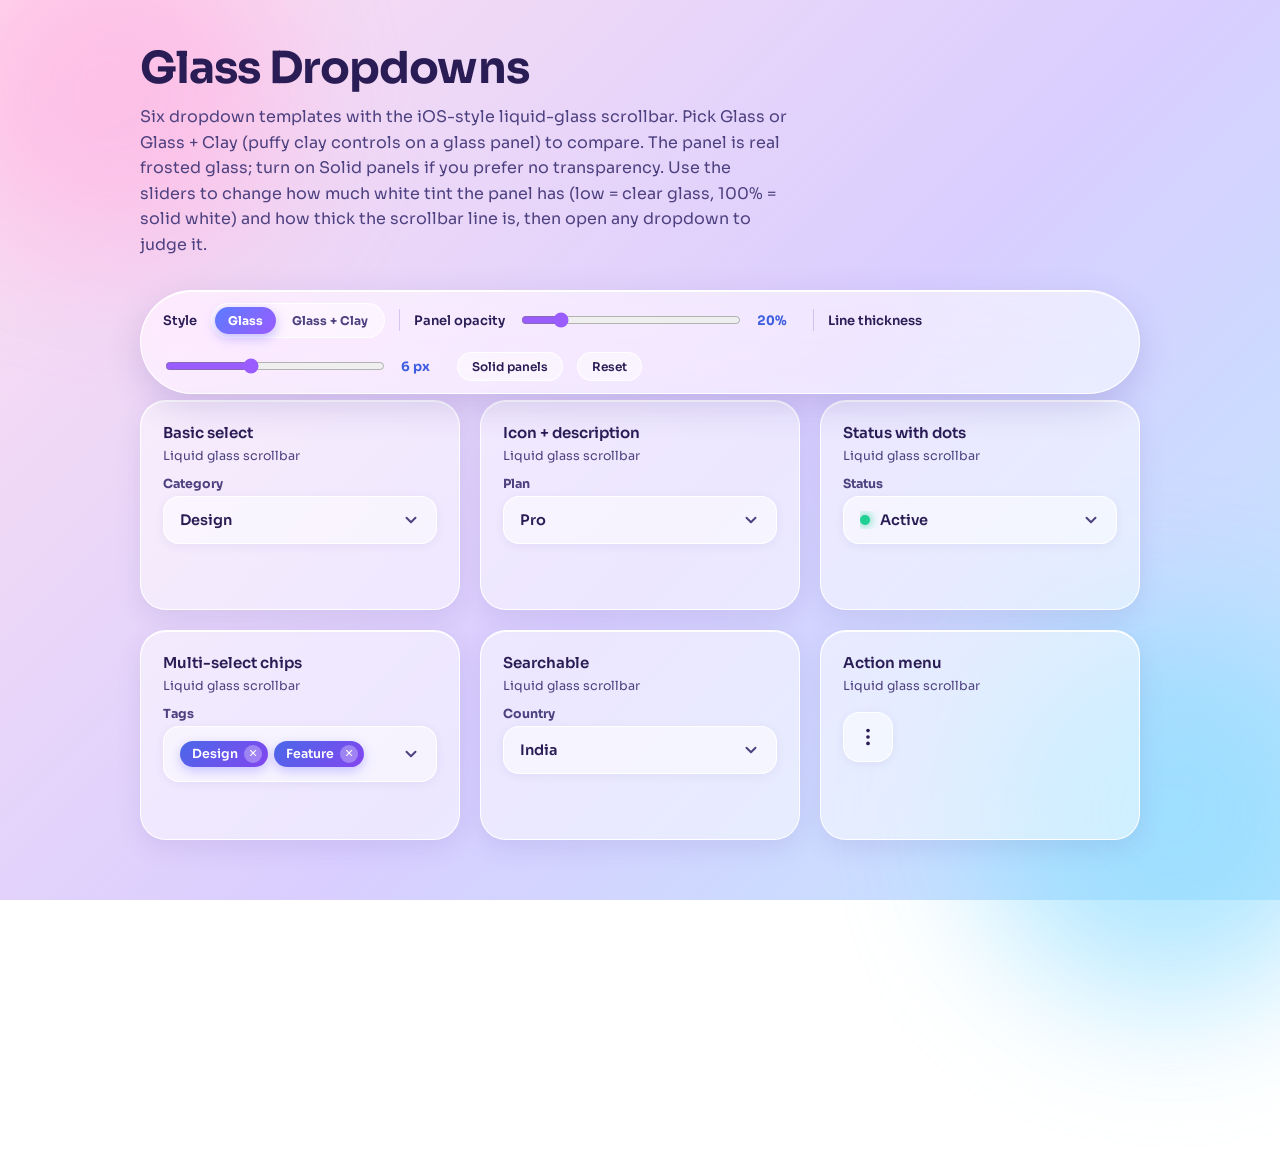
<file: UI/Desired/HTML/glass-dropdowns.html>
<!DOCTYPE html>
<html lang="en">
<head>
<meta charset="utf-8">
<meta name="viewport" content="width=device-width, initial-scale=1, viewport-fit=cover">
<title>Glass Dropdowns - 12 Templates</title>
<link href="https://fonts.googleapis.com/css2?family=Sora:wght@400;600;700&display=swap" rel="stylesheet">
<style>
:root{--bg1:#ffe0f0;--bg2:#d9ceff;--bg3:#bfe8ff;--text:#2a1d55;--dim:#4d4180;--glass:rgba(255,255,255,.55);--row:rgba(255,255,255,.5);--edge:rgba(255,255,255,.95);--line:rgba(110,90,190,.25);--shadow:rgba(90,70,160,.2);--a1:#5b7cff;--a2:#9a5cff;--yes:#1fcf93;--no:#ff5d86;
box-sizing:border-box;padding-top:env(safe-area-inset-top,0px);padding-bottom:env(safe-area-inset-bottom,0px)}
html{scroll-padding-top:env(safe-area-inset-top,0px)}
*{box-sizing:border-box}
body{margin:0;min-height:100vh;font-family:"Sora",system-ui,-apple-system,"Segoe UI",sans-serif;color:var(--text);background:linear-gradient(135deg,var(--bg1),var(--bg2) 55%,var(--bg3));background-attachment:fixed;overflow-x:hidden}
.blob{position:fixed;border-radius:50%;filter:blur(70px);opacity:.7;z-index:0;animation:drift 18s ease-in-out infinite alternate}
.b1{width:340px;height:340px;background:#ffb3e1;top:-80px;left:-60px}
.b2{width:380px;height:380px;background:#8fdcff;bottom:-100px;right:-80px;animation-delay:-6s}
@keyframes drift{to{transform:translate(60px,-50px) scale(1.15)}}
main{position:relative;z-index:1;max-width:1040px;margin:0 auto;padding:40px 20px 320px}
.glass{background:var(--glass);-webkit-backdrop-filter:blur(20px) saturate(170%);backdrop-filter:blur(20px) saturate(170%);border:1px solid var(--edge);box-shadow:0 12px 34px var(--shadow),inset 0 1px 0 #fff}
h1{font-size:clamp(28px,5vw,44px);margin:0 0 8px;letter-spacing:-.02em}
.lead{margin:0 0 32px;color:var(--dim);max-width:54ch;line-height:1.6}
.dg{display:grid;grid-template-columns:repeat(auto-fit,minmax(300px,1fr));gap:20px}
.dc{position:relative;border-radius:26px;padding:22px 22px 26px;display:flex;flex-direction:column;gap:18px;min-height:210px}
.dc:has(.dd.open){z-index:20;-webkit-backdrop-filter:none;backdrop-filter:none}
.dc h3{margin:0;font-size:15px;font-weight:600}
.dc small{color:var(--dim);font-size:12.5px;margin-top:-12px}

.dd{position:relative;width:100%}
.trg{width:100%;display:flex;align-items:center;gap:12px;padding:14px 16px;border-radius:16px;background:var(--row);border:1px solid var(--edge);box-shadow:0 2px 10px rgba(90,70,160,.08);font:inherit;font-size:14.5px;font-weight:600;color:var(--text);cursor:pointer;text-align:left;transition:border-color .3s,box-shadow .3s,transform .35s cubic-bezier(.34,1.56,.64,1)}
.trg:hover{transform:translateY(-2px)}
.trg:focus-visible{outline:2px solid var(--a1);outline-offset:2px}
.dd.open .trg{border-color:var(--a1);box-shadow:0 0 24px rgba(91,124,255,.3),inset 0 1px 0 #fff}
.trg .val{flex:1;min-width:0;overflow:hidden;text-overflow:ellipsis;white-space:nowrap}
.trg .val.ph{color:var(--dim);font-weight:400}
.chev{flex:none;width:18px;height:18px;fill:none;stroke:var(--dim);stroke-width:2.6;stroke-linecap:round;stroke-linejoin:round;transition:transform .45s cubic-bezier(.34,1.56,.5,1),stroke .3s}
.dd.open .chev{transform:rotate(180deg);stroke:var(--a1)}
.pn{position:absolute;left:0;right:0;top:calc(100% + 8px);z-index:30;padding:8px;border-radius:20px;background:linear-gradient(135deg,rgba(255,255,255,.42),rgba(255,255,255,0) 42%,rgba(255,255,255,.16)),linear-gradient(180deg,rgba(130,150,255,.14),rgba(255,160,225,.10)),rgba(255,255,255,var(--po,.2));-webkit-backdrop-filter:blur(22px) saturate(200%) brightness(1.06);backdrop-filter:blur(22px) saturate(200%) brightness(1.06);border:1px solid rgba(255,255,255,.75);box-shadow:0 20px 46px rgba(60,40,130,.3),0 0 0 .5px rgba(90,70,170,.18),inset 0 1px 1px rgba(255,255,255,.95),inset 1px 0 1px rgba(255,255,255,.55),inset 0 -1px 1px rgba(255,255,255,.45);opacity:0;visibility:hidden;transform:translateY(-10px) scale(.97);transform-origin:top;transition:opacity .25s,transform .45s cubic-bezier(.34,1.45,.5,1),visibility 0s .45s}
.dd.open .pn{opacity:1;visibility:visible;transform:none;transition:opacity .16s,transform .22s cubic-bezier(.2,.9,.3,1.05)}
.dd.menu .pn{left:auto;min-width:210px}

.list{list-style:none;margin:0;padding:0;max-height:220px;overflow-y:auto;display:flex;flex-direction:column;gap:4px;scrollbar-width:none;-ms-overflow-style:none}
.list::-webkit-scrollbar{display:none;width:0;height:0}
/* A: scrollbar hidden, soft fade at the edges when more items are hidden */
@property --ft{syntax:'<length>';inherits:true;initial-value:0px}
@property --fb{syntax:'<length>';inherits:true;initial-value:0px}
.lw{position:relative;transition:--ft .3s,--fb .3s}
.lw.fd .list{-webkit-mask-image:linear-gradient(to bottom,transparent 0,#000 var(--ft),#000 calc(100% - var(--fb)),transparent 100%);mask-image:linear-gradient(to bottom,transparent 0,#000 var(--ft),#000 calc(100% - var(--fb)),transparent 100%)}
/* B: iOS liquid-glass scrollbar: thin track + clear glass capsule knob */
.lw.gs .list{max-height:200px;padding-right:24px}
.sbar{--tw:var(--lw,6px);--tc:rgba(35,28,80,.7);--kw:17px;position:absolute;right:-2px;top:6px;bottom:6px;width:28px;cursor:pointer;opacity:.6;transition:opacity .3s}
.sbar::before{content:"";position:absolute;left:50%;top:0;bottom:0;width:var(--tw);margin-left:calc(var(--tw)/-2);border-radius:99px;background:var(--tc);transition:opacity .3s}
.lw:hover .sbar,.lw.scrolling .sbar,.sbar:hover,.sbar.drag{opacity:1}
.sbar i{position:absolute;left:50%;top:0;width:var(--kw);margin-left:calc(var(--kw)/-2);min-height:34px;border-radius:99px;cursor:grab;
background:linear-gradient(180deg,rgba(255,255,255,.2),rgba(255,255,255,.03) 50%,rgba(255,255,255,.14));
border:1px solid rgba(255,255,255,.8);
box-shadow:0 3px 10px rgba(40,30,100,.2),0 0 0 .5px rgba(70,60,140,.3),inset 0 1px 1px rgba(255,255,255,.95),inset 1.5px 0 2px rgba(255,255,255,.55),inset -1.5px 0 2px rgba(110,100,190,.16),inset 0 -1px 2px rgba(255,255,255,.5);
-webkit-backdrop-filter:blur(.8px) saturate(210%) brightness(1.04);backdrop-filter:blur(.8px) saturate(210%) brightness(1.04);
transition:width .28s cubic-bezier(.34,1.56,.5,1),margin .28s cubic-bezier(.34,1.56,.5,1),box-shadow .25s}
.sbar i::after{content:"";position:absolute;left:20%;right:20%;top:2px;height:30%;border-radius:99px;background:linear-gradient(180deg,rgba(255,255,255,.8),rgba(255,255,255,0));pointer-events:none}
.sbar:not(.drag) i{transition:width .28s cubic-bezier(.34,1.56,.5,1),margin .28s cubic-bezier(.34,1.56,.5,1),box-shadow .25s,transform .12s ease-out}
.sbar:hover i,.sbar.drag i{width:calc(var(--kw) + 5px);margin-left:calc((var(--kw) + 5px)/-2)}
.sbar.drag i{cursor:grabbing;box-shadow:0 5px 14px rgba(40,30,100,.3),0 0 0 .5px rgba(70,60,140,.34),inset 0 1px 1px rgba(255,255,255,.95),inset 1.5px 0 2px rgba(255,255,255,.6),inset -1.5px 0 2px rgba(110,100,190,.2)}
.ctrl{position:sticky;top:calc(12px + env(safe-area-inset-top,0px));z-index:60;display:flex;align-items:center;gap:14px;flex-wrap:wrap;width:fit-content;max-width:100%;margin:0 0 6px;padding:12px 22px;border-radius:99px;font-size:13px;font-weight:600}
.ctrl input{width:220px;max-width:50vw;accent-color:var(--a2)}
.ctrl output{min-width:42px;font-variant-numeric:tabular-nums;color:#3f5fe0;font-weight:700}
.sepv{width:1px;height:22px;background:rgba(110,90,190,.25)}
.rs{border:1px solid var(--edge);background:var(--row);border-radius:99px;padding:6px 14px;font:inherit;font-size:12px;font-weight:600;color:var(--text);cursor:pointer;transition:transform .25s cubic-bezier(.34,1.56,.64,1),background .2s}
.rs:hover{transform:translateY(-1px);background:#fff}.rs:active{transform:scale(.95)}
.sec{font-size:20px;margin:40px 0 4px;letter-spacing:-.01em}.sub{margin:0 0 18px;color:var(--dim);font-size:13.5px;line-height:1.5}
.it{display:flex;align-items:center;gap:12px;padding:11px 12px;border-radius:13px;font-size:14px;color:var(--dim);cursor:pointer;border:1px solid transparent;transition:background .25s,color .25s,border-color .25s,transform .3s cubic-bezier(.34,1.56,.5,1)}
.it:hover,.it.hl{background:rgba(255,255,255,.85);color:var(--text);transform:translateX(3px)}
.it .t{flex:1;min-width:0}.it .t small{display:block;margin:2px 0 0;font-weight:400}
.it[aria-selected=true]{color:var(--text);font-weight:600;background:linear-gradient(135deg,rgba(91,124,255,.2),rgba(154,92,255,.16));border-color:rgba(91,124,255,.55)}
.ck{flex:none;width:18px;height:18px;fill:none;stroke:var(--a1);stroke-width:3.2;stroke-linecap:round;stroke-linejoin:round;stroke-dasharray:1;stroke-dashoffset:1;transition:stroke-dashoffset .35s ease .05s}
.it[aria-selected=true] .ck{stroke-dashoffset:0}
.lt{flex:none;display:grid;place-items:center;width:34px;height:34px;border-radius:10px;font-weight:700;font-size:13px;color:var(--a2);background:rgba(154,92,255,.14);border:1px solid var(--line);transition:.3s}
.it[aria-selected=true] .lt{background:linear-gradient(135deg,var(--a1),var(--a2));color:#fff;border-color:transparent;box-shadow:0 4px 12px rgba(110,100,255,.45)}
.dot{flex:none;width:10px;height:10px;border-radius:50%;box-shadow:0 0 10px currentColor}
.box{flex:none;width:22px;height:22px;border-radius:7px;border:1.8px solid var(--line);display:grid;place-items:center;transition:.3s}
.box svg{width:14px;height:14px;fill:none;stroke:#fff;stroke-width:3.4;stroke-linecap:round;stroke-linejoin:round;stroke-dasharray:1;stroke-dashoffset:1;transition:stroke-dashoffset .35s ease .1s}
.it[aria-selected=true] .box{background:linear-gradient(135deg,#5af2bd,var(--yes));border-color:transparent;box-shadow:0 0 14px rgba(31,207,147,.5)}
.it[aria-selected=true] .box svg{stroke-dashoffset:0}
.chips{flex:1;display:flex;flex-wrap:wrap;gap:6px;min-width:0}
.chip{display:inline-flex;align-items:center;gap:6px;padding:4px 6px 4px 12px;border-radius:99px;font-size:12.5px;color:#fff;background:linear-gradient(135deg,#4a68e8,#8346f0);box-shadow:0 4px 12px rgba(110,100,255,.35);animation:pop .4s cubic-bezier(.34,1.9,.5,1)}
.chip i{display:grid;place-items:center;width:18px;height:18px;border-radius:50%;background:rgba(255,255,255,.3);font-style:normal;font-size:11px;line-height:1}
.chip i:hover{background:rgba(255,255,255,.5)}
@keyframes pop{from{transform:scale(.6);opacity:0}}
.search{position:relative;margin-bottom:8px}
.search input{width:100%;padding:11px 14px 11px 38px;border-radius:13px;background:var(--row);border:1px solid var(--edge);font:inherit;font-size:14px;color:var(--text);outline:none;transition:.3s}
.search input:focus{border-color:var(--a1);box-shadow:0 0 18px rgba(91,124,255,.3)}
.search input::placeholder{color:var(--dim)}
.search svg{position:absolute;left:12px;top:50%;margin-top:-9px;width:18px;height:18px;fill:none;stroke:var(--dim);stroke-width:2.4;stroke-linecap:round}
.empty{padding:14px;text-align:center;font-size:13px;color:var(--dim)}
.ft{display:flex;justify-content:space-between;align-items:center;padding:8px 6px 2px;font-size:12px;color:var(--dim)}
.ft button{border:0;background:none;font:inherit;font-weight:700;color:var(--a2);cursor:pointer}
.kb{width:50px;height:50px;border-radius:16px;display:grid;place-items:center;border:1px solid var(--edge);background:var(--row);cursor:pointer;color:var(--text);box-shadow:0 2px 10px rgba(90,70,160,.08);transition:.35s cubic-bezier(.34,1.56,.5,1)}
.kb:hover{transform:translateY(-2px)}
.dd.open .kb{background:linear-gradient(135deg,var(--a1),var(--a2));color:#fff;border-color:transparent;box-shadow:0 8px 22px rgba(110,100,255,.45)}
.kb svg{width:22px;height:22px;fill:currentColor}
.it svg.mi{flex:none;width:18px;height:18px;fill:none;stroke:currentColor;stroke-width:2.2;stroke-linecap:round;stroke-linejoin:round}
.it.danger{color:#d62b57}.it.danger:hover{background:rgba(214,43,87,.12);color:#d62b57}
.sep{height:1px;background:var(--line);margin:4px 6px}
.toast{position:fixed;left:50%;bottom:calc(24px + env(safe-area-inset-bottom,0px));transform:translate(-50%,30px);opacity:0;padding:12px 20px;border-radius:99px;font-size:14px;font-weight:600;z-index:60;transition:.35s cubic-bezier(.34,1.56,.64,1);pointer-events:none}
.toast.on{opacity:1;transform:translate(-50%,0)}

/* ===== STYLE SWITCH: Glass / Clay / Glass + Clay ===== */
.seg{display:inline-flex;gap:3px;padding:3px;border-radius:99px;background:rgba(255,255,255,.45);border:1px solid var(--edge)}
.seg button{border:0;background:none;font:inherit;font-size:12px;font-weight:700;color:var(--dim);padding:6px 13px;border-radius:99px;cursor:pointer;white-space:nowrap;transition:background .25s,color .25s,transform .25s cubic-bezier(.34,1.56,.64,1)}
.seg button[aria-pressed=true]{color:#fff;background:linear-gradient(135deg,var(--a1),var(--a2));box-shadow:0 4px 12px rgba(110,100,255,.4)}
.seg button:hover{transform:translateY(-1px)}
.ctrl input:disabled{opacity:.35}
/* clay controls (used by Clay and Glass + Clay) */
html:is([data-style="clay"],[data-style="mix"]) .trg,html:is([data-style="clay"],[data-style="mix"]) .kb{background:#f1ebff;border:0;border-radius:20px;box-shadow:6px 6px 14px rgba(125,103,196,.32),-5px -5px 12px rgba(255,255,255,.95),inset -3px -3px 7px rgba(150,128,215,.22),inset 3px 3px 7px rgba(255,255,255,.95)}
html:is([data-style="clay"],[data-style="mix"]) .trg:active,html:is([data-style="clay"],[data-style="mix"]) .kb:active{transform:scale(.97)}
html:is([data-style="clay"],[data-style="mix"]) .dd.open .trg{background:#ebe4fb;border:0;transform:none;box-shadow:inset 5px 5px 12px rgba(125,103,196,.36),inset -5px -5px 12px rgba(255,255,255,.92)}
html:is([data-style="clay"],[data-style="mix"]) .dd.open .kb{background:linear-gradient(145deg,#aa97ff,#6f86ff);color:#fff;border:0;box-shadow:5px 6px 14px rgba(90,80,210,.45),-3px -3px 9px rgba(255,255,255,.9),inset -3px -4px 8px rgba(60,50,180,.4),inset 3px 3px 7px rgba(255,255,255,.5)}
html:is([data-style="clay"],[data-style="mix"]) .it{border:0;border-radius:16px}
html:is([data-style="clay"],[data-style="mix"]) .it:hover,html:is([data-style="clay"],[data-style="mix"]) .it.hl{background:#f6f2ff;box-shadow:4px 4px 10px rgba(125,103,196,.26),-3px -3px 8px rgba(255,255,255,.95)}
html:is([data-style="clay"],[data-style="mix"]) .it[aria-selected=true]{background:linear-gradient(145deg,#e0e2ff,#efdcff);border:0;box-shadow:inset 3px 3px 8px rgba(125,103,196,.3),inset -3px -3px 8px rgba(255,255,255,.9)}
html:is([data-style="clay"],[data-style="mix"]) .chip{background:linear-gradient(145deg,#4a68e8,#8346f0);box-shadow:4px 4px 10px rgba(91,90,220,.4),-3px -3px 8px rgba(255,255,255,.9),inset -2px -3px 6px rgba(60,50,170,.35),inset 2px 2px 5px rgba(255,255,255,.5)}
html:is([data-style="clay"],[data-style="mix"]) .lt{border:0;background:#f1ebff;box-shadow:3px 3px 8px rgba(125,103,196,.3),-3px -3px 7px #fff,inset -2px -2px 5px rgba(150,128,215,.2),inset 2px 2px 5px #fff}
html:is([data-style="clay"],[data-style="mix"]) .it[aria-selected=true] .lt{background:linear-gradient(145deg,#4a68e8,#8346f0);color:#fff;box-shadow:3px 3px 8px rgba(91,90,220,.4),inset -2px -2px 5px rgba(60,50,170,.35),inset 2px 2px 5px rgba(255,255,255,.5)}
html:is([data-style="clay"],[data-style="mix"]) .box{border:0;background:#ece5fc;box-shadow:inset 2px 2px 5px rgba(125,103,196,.35),inset -2px -2px 5px #fff}
html:is([data-style="clay"],[data-style="mix"]) .it[aria-selected=true] .box{background:linear-gradient(145deg,#5af2bd,#1fcf93);box-shadow:3px 3px 7px rgba(23,160,110,.4),inset -2px -2px 4px rgba(10,120,80,.3),inset 2px 2px 4px rgba(255,255,255,.5)}
html:is([data-style="clay"],[data-style="mix"]) .rs{border:0;background:#f1ebff;box-shadow:4px 4px 10px rgba(125,103,196,.3),-3px -3px 8px #fff,inset -2px -2px 5px rgba(150,128,215,.2),inset 2px 2px 5px #fff}
html:is([data-style="clay"],[data-style="mix"]) .rs:hover{background:#f6f2ff}
html:is([data-style="clay"],[data-style="mix"]) .rs:active{transform:none;box-shadow:inset 3px 3px 7px rgba(125,103,196,.35),inset -3px -3px 7px #fff}

/* ===== Apple HIG pass: layers, targets, contrast, transparency ===== */
.dc.glass{background:rgba(255,255,255,.5);-webkit-backdrop-filter:none;backdrop-filter:none;box-shadow:0 8px 24px rgba(90,70,160,.12),inset 0 1px 0 #fff}
.fl{display:block;font-size:12.5px;font-weight:700;color:var(--dim);margin:-6px 0 -14px}
.sbar::before{opacity:.4}
.lw:hover .sbar::before,.lw.scrolling .sbar::before,.sbar:hover::before,.sbar.drag::before{opacity:1}
.chip i{position:relative}.chip i::after{content:"";position:absolute;inset:-6px}
.rs:focus-visible,.seg button:focus-visible,.ctrl input:focus-visible,.trg:focus-visible,.kb:focus-visible{outline:2px solid #3f5fe0;outline-offset:2px}
.rs[aria-pressed=true]{background:#fff;color:#3f5fe0;box-shadow:inset 0 0 0 2px #3f5fe0}
.toast{display:flex;align-items:center;gap:16px}.toast.on{pointer-events:auto}
.toast .undo{border:0;background:none;font:inherit;font-weight:700;color:#3f5fe0;cursor:pointer;padding:4px 8px;margin:-4px -8px -4px 0;border-radius:99px}
.toast .undo:hover{background:rgba(63,95,224,.12)}
html[data-solid="1"] .pn,html[data-solid="1"] .ctrl,html[data-solid="1"] .toast{background:#fff;-webkit-backdrop-filter:none;backdrop-filter:none}
html[data-solid="1"] .dc.glass{background:#fbf9ff}
@media (prefers-contrast:more){:root{--dim:#2f2560;--edge:rgba(60,45,120,.55);--line:rgba(60,45,120,.5)}.pn,.trg,.kb,.dc.glass{border-color:rgba(60,45,120,.6)}}
</style>
</head>
<body>
<div class="blob b1"></div><div class="blob b2"></div>
<main>
<h1>Glass Dropdowns</h1>
<p class="lead">Six dropdown templates with the iOS-style liquid-glass scrollbar. Pick Glass or Glass + Clay (puffy clay controls on a glass panel) to compare. The panel is real frosted glass; turn on Solid panels if you prefer no transparency. Use the sliders to change how much white tint the panel has (low = clear glass, 100% = solid white) and how thick the scrollbar line is, then open any dropdown to judge it.</p>
<div class="ctrl glass"><label id="stl">Style</label><span class="seg" role="group" aria-labelledby="stl"><button type="button" data-s="glass" aria-pressed="true">Glass</button><button type="button" data-s="mix" aria-pressed="false">Glass + Clay</button></span><span class="sepv" aria-hidden="true"></span><label for="po">Panel opacity</label><input type="range" id="po" min="5" max="100" value="20" aria-label="Dropdown panel opacity"><output id="pov" for="po">20%</output><span class="sepv" aria-hidden="true"></span><label for="lw">Line thickness</label><input type="range" id="lw" min="1" max="14" step="0.5" value="6" aria-label="Scrollbar line thickness"><output id="lwv" for="lw">6 px</output><button type="button" id="sol" class="rs" aria-pressed="false">Solid panels</button><button type="button" id="por" class="rs">Reset</button></div>
<div class="dg" id="gB"></div>
</main>
<div class="toast glass" id="toast"></div>
<script>
var CHEV='<svg class="chev" viewBox="0 0 24 24"><path d="M6 9l6 6 6-6"/></svg>';
var CK='<svg class="ck" viewBox="0 0 24 24"><path pathLength="1" d="M5 12.5l4.5 4.5L19 7.5"/></svg>';
var BX='<span class="box"><svg viewBox="0 0 24 24"><path pathLength="1" d="M5 12.5l4.5 4.5L19 7.5"/></svg></span>';
var MI={move:'<path d="M5 12h14M13 6l6 6-6 6"/>',archive:'<path d="M4 7h16v4H4zM6 11v8h12v-8M10 15h4"/>',export:'<path d="M12 4v11M7 9l5-5 5 5M5 20h14"/>',star:'<path d="M12 3l2.7 5.6 6.1.9-4.4 4.3 1 6.1-5.4-2.9-5.4 2.9 1-6.1-4.4-4.3 6.1-.9z"/>',edit:'<path d="M4 20h4L19 9l-4-4L4 16z"/>',copy:'<rect x="9" y="9" width="11" height="11" rx="2"/><path d="M5 15V6a2 2 0 012-2h9"/>',share:'<circle cx="6" cy="12" r="2.5"/><circle cx="18" cy="6" r="2.5"/><circle cx="18" cy="18" r="2.5"/><path d="M8.2 11l7.6-4M8.2 13l7.6 4"/>',trash:'<path d="M4 7h16M10 11v6M14 11v6M6 7l1 13h10l1-13M9 7V4h6v3"/>'};
var toast=document.getElementById('toast'),tt;
function sayUndo(m){toast.textContent='';var sp=document.createElement('span');sp.textContent=m;var b=document.createElement('button');b.type='button';b.className='undo';b.textContent='Undo';b.onclick=function(){say('Restored')};toast.appendChild(sp);toast.appendChild(b);toast.classList.add('on');clearTimeout(tt);tt=setTimeout(function(){toast.classList.remove('on')},5000)}
function say(m){toast.textContent=m;toast.classList.add('on');clearTimeout(tt);tt=setTimeout(function(){toast.classList.remove('on')},1800)}
function esc(s){return String(s).replace(/[&<>"]/g,function(c){return{'&':'&amp;','<':'&lt;','>':'&gt;','"':'&quot;'}[c]})}

var THUMB=41; /* fixed knob length (matches the Searchable list); travel speed adapts to list length */
var LBL=['Category','Plan','Status','Tags','Country',''];
var TY=['Basic select','Icon + description','Status with dots','Multi-select chips','Searchable','Action menu'];
['gB'].forEach(function(g){var k=1,h='';TY.forEach(function(t,i){var id=(k?'e':'d')+(i+1);h+='<div class="dc glass"><h3>'+t+'</h3><small>'+(k?'Liquid glass scrollbar':'No scrollbar, soft edge fade')+'</small>'+(LBL[i]?'<span class="fl" id="fl-'+id+'">'+LBL[i]+'</span>':'')+'<div class="dd'+(i===5?' menu':'')+'" id="'+id+'"></div></div>'});document.getElementById(g).innerHTML=h});
function L(a){return a.map(function(v){return{v:v}})}
var TINT=['124,104,214','31,207,147','255,93,134','91,124,255','255,176,32','154,92,255'];
var CTRY=['Australia','Brazil','Canada','Denmark','Egypt','France','Germany','India','Italy','Japan','Kenya','Mexico','Nepal','Norway','Singapore','Spain','Sweden','United Kingdom','United States','Vietnam'];
function cfg(sb){var A=function(a,b){return sb?b:a},C={};
 C[1]={kind:'single',ph:'Choose a category',sel:0,items:L(A(['Design','Development','Marketing','Finance','Support'],['Design','Development','Marketing','Finance','Support','Operations','Legal','Sales','People','Product']))};
 C[2]={kind:'single',ph:'Select a plan',icon:1,sel:1,items:A([{v:'Starter',s:'For personal projects'},{v:'Pro',s:'For growing teams'},{v:'Business',s:'Advanced controls'},{v:'Enterprise',s:'Custom everything'}],[{v:'Starter',s:'For personal projects'},{v:'Pro',s:'For growing teams'},{v:'Business',s:'Advanced controls'},{v:'Enterprise',s:'Custom everything'},{v:'Education',s:'For schools'},{v:'Nonprofit',s:'Discounted plan'}])};
 C[3]={kind:'single',ph:'Set status',sel:0,items:A([{v:'Active',c:'#1fcf93'},{v:'In review',c:'#ffb020'},{v:'Paused',c:'#5b7cff'},{v:'Blocked',c:'#ff5d86'}],[{v:'Active',c:'#1fcf93'},{v:'In review',c:'#ffb020'},{v:'Paused',c:'#5b7cff'},{v:'Blocked',c:'#ff5d86'},{v:'Draft',c:'#9a8fc7'},{v:'Archived',c:'#6b7a99'},{v:'Done',c:'#17c58a'}])};
 C[4]={kind:'multi',ph:'Pick tags',sel:[1,3],items:L(A(['Urgent','Design','Bug','Feature','Docs','Research'],['Urgent','Design','Bug','Feature','Docs','Research','Backend','Frontend','Security','Testing']))};
 C[5]={kind:'single',ph:'Search a country',search:1,sel:7,items:L(A(CTRY.slice(0,13),CTRY))};
 C[6]={kind:'menu',items:A([{v:'Edit',i:'edit'},{v:'Duplicate',i:'copy'},{v:'Share…',i:'share'},{sep:1},{v:'Delete',i:'trash',danger:1}],[{v:'Edit',i:'edit'},{v:'Duplicate',i:'copy'},{v:'Share…',i:'share'},{v:'Move to…',i:'move'},{v:'Favourite',i:'star'},{v:'Archive',i:'archive'},{v:'Export…',i:'export'},{sep:1},{v:'Delete',i:'trash',danger:1}])};
 for(var i=1;i<=6;i++){C[i].sb=sb;C[i].k=i;C[i].tint=TINT[i-1]}return C}
var CFG={},CB=cfg(true);for(var n=1;n<=6;n++){CFG['e'+n]=CB[n]}

function build(id,c){
 var root=document.getElementById(id),sel=c.kind==='multi'?(c.sel||[]).slice():(c.sel!=null?c.sel:-1),q='',hl=-1,trg,pn,list,sIn;
 root.innerHTML=(c.kind==='menu'?'<button class="kb" aria-haspopup="menu" aria-expanded="false" aria-label="Actions"><svg viewBox="0 0 24 24"><circle cx="12" cy="5" r="2"/><circle cx="12" cy="12" r="2"/><circle cx="12" cy="19" r="2"/></svg></button>':'<button class="trg" aria-haspopup="listbox" aria-expanded="false"><span class="val"></span>'+CHEV+'</button>')+
  '<div class="pn">'+(c.search?'<div class="search"><svg viewBox="0 0 24 24"><circle cx="11" cy="11" r="6.5"/><path d="M16 16l4 4"/></svg><input type="text" placeholder="Type to filter" aria-label="Filter"></div>':'')+'<div class="lw gs fd" style="--t:'+c.tint+'"><ul class="list" role="'+(c.kind==='menu'?'menu':'listbox')+'"></ul>'+(c.sb?'<div class="sbar" data-k="'+c.k+'" aria-hidden="true"><i></i></div>':'')+'</div>'+(c.kind==='multi'?'<div class="ft"><span class="cnt"></span><button type="button">Clear all</button></div>':'')+'</div>';
 trg=root.querySelector('.trg,.kb');pn=root.querySelector('.pn');list=root.querySelector('.list');var lw=root.querySelector('.lw'),bar=root.querySelector('.sbar'),th=bar&&bar.firstChild;sIn=root.querySelector('.search input');
 function isSel(i){return c.kind==='multi'?sel.indexOf(i)>-1:sel===i}
 function visible(){return c.items.map(function(x,i){return i}).filter(function(i){return !c.items[i].sep&&c.items[i].v.toLowerCase().indexOf(q)>-1})}
 function paintVal(){
  if(c.kind==='menu')return;
  var v=root.querySelector('.val');
  if(c.kind==='multi'){
   if(!sel.length){v.className='val ph';v.textContent=c.ph}
   else{v.className='chips';v.innerHTML=sel.map(function(i){return'<span class="chip">'+esc(c.items[i].v)+'<i data-x="'+i+'" aria-label="Remove">&#10005;</i></span>'}).join('')}
   root.querySelector('.cnt').textContent=sel.length+' selected';
  }else if(sel<0){v.className='val ph';v.textContent=c.ph}
  else{var it=c.items[sel];v.className='val';v.innerHTML=(it.c?'<span class="dot" style="color:'+it.c+';background:'+it.c+';display:inline-block;margin-right:10px"></span>':'')+esc(it.v)}
 }
 function paintList(){paintList0();refresh()}
 function paintList0(){
  var vis=visible();
  if(!vis.length&&c.kind!=='menu'){list.innerHTML='<li class="empty">No matches</li>';return}
  list.innerHTML=c.items.map(function(it,i){
   if(it.sep)return'<li class="sep" role="separator"></li>';
   if(vis.indexOf(i)<0)return'';
   var lead=c.kind==='multi'?BX:it.c?'<span class="dot" style="color:'+it.c+';background:'+it.c+'"></span>':c.icon?'<span class="lt">'+esc(it.v[0])+'</span>':it.i?'<svg class="mi" viewBox="0 0 24 24">'+MI[it.i]+'</svg>':'';
   var tail=(c.kind==='multi'||c.kind==='menu')?'':CK;
   return'<li class="it'+(it.danger?' danger':'')+(i===hl?' hl':'')+'" role="'+(c.kind==='menu'?'menuitem':'option')+'" aria-selected="'+isSel(i)+'" data-i="'+i+'">'+lead+'<span class="t">'+esc(it.v)+(it.s?'<small>'+esc(it.s)+'</small>':'')+'</span>'+tail+'</li>';
  }).join('');
 }
 function open(o){
  if(o){document.querySelectorAll('.dd.open').forEach(function(d){if(d!==root)d.classList.remove('open')})}
  root.classList.toggle('open',o);trg.setAttribute('aria-expanded',o);if(o)setTimeout(refresh,30);
  if(o){hl=-1;if(sIn){sIn.value='';q='';paintList();setTimeout(function(){sIn.focus()},60)}}
 }
 function pick(i){
  if(c.kind==='multi'){var k=sel.indexOf(i);k>-1?sel.splice(k,1):sel.push(i);sel.sort()}
  else if(c.kind==='menu'){if(c.items[i].danger)sayUndo('Item deleted');else say(c.items[i].v.replace('…','')+' selected');open(false);return}
  else{sel=i;open(false);trg.focus()}
  paintVal();paintList();
 }
 var st;list.addEventListener('scroll',function(){lw.classList.add('scrolling');clearTimeout(st);st=setTimeout(function(){lw.classList.remove('scrolling')},900);refresh()});
 function refresh(){
  var ft=list.scrollTop>2,fb=list.scrollTop+list.clientHeight<list.scrollHeight-2;lw.style.setProperty('--ft',ft?'22px':'0px');lw.style.setProperty('--fb',fb?'22px':'0px');
  if(bar){var h=list.clientHeight,sh=list.scrollHeight;if(sh<=h+1){bar.style.display='none';return}bar.style.display='';
   var tr=bar.clientHeight,tl=THUMB,mx=tr-tl,p=list.scrollTop/(sh-h);th.style.height=tl+'px';th.style.transform='translateY('+(p*mx)+'px)'}
  else{var t=list.scrollTop>2,b=list.scrollTop+list.clientHeight<list.scrollHeight-2;lw.style.setProperty('--ft',t?'22px':'0px');lw.style.setProperty('--fb',b?'22px':'0px')}}
 if(bar){
  th.addEventListener('pointerdown',function(e){e.preventDefault();e.stopPropagation();th.setPointerCapture(e.pointerId);var y0=e.clientY,s0=list.scrollTop;bar.classList.add('drag');
   function mv(ev){var h=list.clientHeight,sh=list.scrollHeight,mx=bar.clientHeight-th.offsetHeight;if(mx>0)list.scrollTop=s0+(ev.clientY-y0)*(sh-h)/mx}
   function up(){bar.classList.remove('drag');th.removeEventListener('pointermove',mv);th.removeEventListener('pointerup',up)}
   th.addEventListener('pointermove',mv);th.addEventListener('pointerup',up)});
  bar.addEventListener('pointerdown',function(e){if(e.target===th)return;var r=th.getBoundingClientRect();list.scrollBy({top:(e.clientY<r.top?-1:1)*list.clientHeight*.8,behavior:'smooth'})});
  bar.addEventListener('wheel',function(e){e.preventDefault();list.scrollTop+=e.deltaY},{passive:false})}
 list.addEventListener('click',function(e){var li=e.target.closest('.it');if(li)pick(+li.dataset.i)});
 trg.addEventListener('click',function(e){if(e.target.dataset.x){e.stopPropagation();pick(+e.target.dataset.x);return}open(!root.classList.contains('open'))});
 if(sIn)sIn.addEventListener('input',function(){q=sIn.value.toLowerCase();hl=-1;paintList()});
 var clr=root.querySelector('.ft button');if(clr)clr.addEventListener('click',function(){sel=[];paintVal();paintList()});
 root.addEventListener('keydown',function(e){
  var vis=visible();
  if(e.key==='Escape'){open(false);trg.focus()}
  else if(e.key==='ArrowDown'||e.key==='ArrowUp'){
   e.preventDefault();if(!root.classList.contains('open')){open(true);return}
   var p=vis.indexOf(hl),n=e.key==='ArrowDown'?p+1:p-1;n=(n+vis.length)%vis.length;hl=vis[n];paintList();
   var h=list.querySelector('.hl');if(h)h.scrollIntoView({block:'nearest'});
  }else if(e.key==='Enter'&&root.classList.contains('open')&&hl>-1&&e.target.tagName!=='BUTTON'||e.key==='Enter'&&e.target===sIn&&hl>-1){e.preventDefault();pick(hl)}
 });
 paintVal();paintList();
}
Object.keys(CFG).forEach(function(k){build(k,CFG[k])});
Object.keys(CFG).forEach(function(k){var root=document.getElementById(k),t=root.querySelector('.trg'),m=root.querySelector('.kb');if(t&&document.getElementById('fl-'+k))t.setAttribute('aria-labelledby','fl-'+k);if(m){m.setAttribute('aria-label','More actions');m.setAttribute('title','More actions')}});
(function(){var r=document.getElementById('po'),o=document.getElementById('pov'),b=document.getElementById('por');
 function set(v){document.documentElement.style.setProperty('--po',(v/100).toFixed(2));o.textContent=v+'%';r.value=v}
 r.addEventListener('input',function(){set(+r.value)});var sol=document.getElementById('sol');
 function setSolid(v){document.documentElement.setAttribute('data-solid',v?'1':'0');sol.setAttribute('aria-pressed',v);updPo()}
 sol.addEventListener('click',function(){setSolid(sol.getAttribute('aria-pressed')!=='true')});
 function updPo(){r.disabled=document.documentElement.getAttribute('data-solid')==='1'}
 var segs=document.querySelectorAll('.seg button');
 function setStyle(v){document.documentElement.setAttribute('data-style',v);segs.forEach(function(x){x.setAttribute('aria-pressed',x.getAttribute('data-s')===v)});updPo()}
 segs.forEach(function(x){x.addEventListener('click',function(){setStyle(x.getAttribute('data-s'))})});setStyle('glass');if(window.matchMedia&&matchMedia('(prefers-reduced-transparency: reduce)').matches)setSolid(true);
 var w=document.getElementById('lw'),wo=document.getElementById('lwv');
 function setW(v){document.documentElement.style.setProperty('--lw',v+'px');wo.textContent=(+v)+' px';w.value=v}
 w.addEventListener('input',function(){setW(+w.value)});
 b.addEventListener('click',function(){set(20);setW(6)});set(20);setW(6)})();
document.addEventListener('click',function(e){document.querySelectorAll('.dd.open').forEach(function(d){if(!d.contains(e.target)){d.classList.remove('open');var t=d.querySelector('.trg,.kb');if(t)t.setAttribute('aria-expanded','false')}})});
</script>
</body>
</html>
</file>
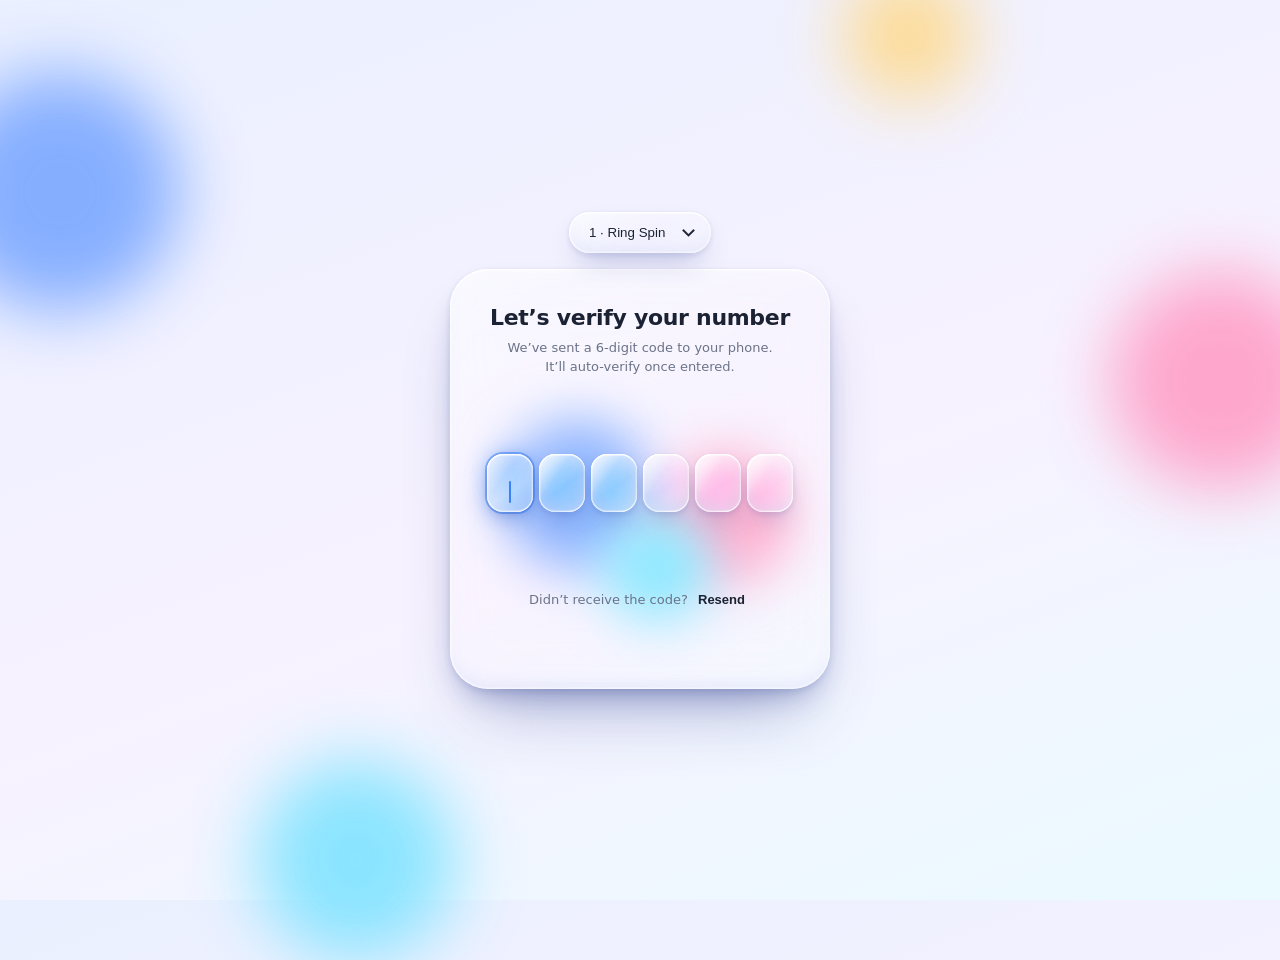
<file: UI/Desired/HTML/otp-verification-glass-animations.html>
<!DOCTYPE html>
<html lang="en">
<head>
<meta charset="UTF-8">
<meta name="viewport" content="width=device-width, initial-scale=1">
<title>OTP Verification – Glass Slabs, 6 Animations</title>
<style>
  :root {
    --text:#1b2233; --mute:#6a7388; --blue:#3b82f6; --ok:#30c25b;
    --glass-fill: linear-gradient(145deg, rgba(255,255,255,.55), rgba(255,255,255,.14) 55%, rgba(255,255,255,.3));
    --glass-blur: blur(16px) saturate(190%) brightness(1.06);
    --glass-edge:
      inset 0 1.5px 1px rgba(255,255,255,.95), inset 0 -1.5px 1px rgba(255,255,255,.45),
      inset 1.5px 0 1px rgba(255,255,255,.55), inset -1.5px 0 1px rgba(255,255,255,.35),
      inset 0 0 18px rgba(255,255,255,.35), inset 0 -10px 18px -8px rgba(90,120,220,.18),
      0 14px 28px -10px rgba(40,60,140,.35), 0 2px 6px rgba(40,60,140,.12);
  }
  * { box-sizing: border-box; margin: 0; }
  body { min-height: 100vh; display: grid; place-items: center; overflow: hidden; color: var(--text);
         font-family: -apple-system, BlinkMacSystemFont, "SF Pro Display", "Segoe UI", system-ui, sans-serif;
         background: linear-gradient(160deg, #eaf0ff, #f7f2ff 55%, #eafaff); }
  .wrap { display: grid; gap: 16px; justify-items: center; width: 100%; }

  .blob { position: absolute; border-radius: 50%; filter: blur(34px); opacity: .9; animation: drift 14s ease-in-out infinite alternate; }
  .b1 { width: 240px; height: 240px; background: #7aa7ff; left: -60px; top: 8%; }
  .b2 { width: 220px; height: 220px; background: #ff9ec7; right: -50px; top: 30%; animation-delay: -4s; }
  .b3 { width: 200px; height: 200px; background: #7fe3ff; left: 20%; bottom: -60px; animation-delay: -8s; }
  .b4 { width: 130px; height: 130px; background: #ffd98a; right: 24%; top: -30px; animation-delay: -2s; }
  @keyframes drift { to { transform: translate(40px, -30px) scale(1.12); } }

  /* animation picker (glass pill) */
  .picker { position: relative; z-index: 2; }
  .picker select { appearance: none; -webkit-appearance: none; border: 0; outline: 0; cursor: pointer; color: var(--text);
        font: 600 14px/1 inherit; padding: 13px 44px 13px 20px; border-radius: 999px; background: var(--glass-fill);
        backdrop-filter: blur(20px) saturate(180%); -webkit-backdrop-filter: blur(20px) saturate(180%); box-shadow: var(--glass-edge); }
  .picker select:focus-visible { box-shadow: var(--glass-edge), 0 0 0 2px rgba(59,130,246,.6); }
  .picker::after { content: ""; position: absolute; right: 18px; top: 50%; width: 7px; height: 7px; margin-top: -6px;
        border: solid var(--text); border-width: 0 2px 2px 0; transform: rotate(45deg); pointer-events: none; }

  .card { position: relative; width: min(92vw, 380px); min-height: 420px; padding: 36px 22px 26px; text-align: center; overflow: hidden;
          border-radius: 38px; background: var(--glass-fill); backdrop-filter: blur(26px) saturate(180%); -webkit-backdrop-filter: blur(26px) saturate(180%);
          box-shadow: var(--glass-edge), 0 40px 70px -30px rgba(40,60,140,.45); }
  .card .blobs { position: absolute; inset: 0; z-index: -1; }
  .card .blobs i { position: absolute; border-radius: 50%; filter: blur(26px); }
  .card .blobs i:nth-child(1) { width: 150px; height: 150px; background: #8db4ff; left: 14%; top: 36%; }
  .card .blobs i:nth-child(2) { width: 130px; height: 130px; background: #ffb0d0; right: 10%; top: 44%; }
  .card .blobs i:nth-child(3) { width: 110px; height: 110px; background: #8fe9ff; left: 40%; top: 58%; }

  h1 { font-size: 22px; font-weight: 700; letter-spacing: -.3px; }
  .sub { margin-top: 8px; font-size: 13px; color: var(--mute); line-height: 1.5; }

  .stage { position: relative; height: 180px; margin: 16px 0 6px; perspective: 700px; }
  .ring { position: absolute; inset: 0; }
  .ring.spin { animation: spin 1.2s cubic-bezier(.65, 0, .35, 1); }
  @keyframes spin { to { transform: rotate(360deg); } }
  .ring.spin .in { animation: unspin 1.2s cubic-bezier(.65, 0, .35, 1); }
  @keyframes unspin { to { transform: rotate(-360deg); } }

  .box { position: absolute; left: 50%; top: 50%; width: 46px; height: 58px;
         transform: translate(calc(-50% + var(--x, 0px)), calc(-50% + var(--y, 0px))) rotateY(var(--ry, 0deg)) rotate(var(--rot, 0deg)) scale(var(--s, 1));
         transition: transform .75s cubic-bezier(.6, 0, .2, 1), opacity .5s; }
  .box.spring { transition: transform .8s cubic-bezier(.2, 1.4, .4, 1), opacity .5s; }
  .box.raf { transition: opacity .5s; }          /* position driven by requestAnimationFrame */
  .box.flip { transition: transform .8s cubic-bezier(.4, 0, .2, 1), opacity .5s; }

  .in, .tick { position: relative; width: 100%; height: 100%; display: grid; place-items: center; font-size: 22px; font-weight: 600;
        border-radius: 16px; background: var(--glass-fill); backdrop-filter: var(--glass-blur); -webkit-backdrop-filter: var(--glass-blur);
        box-shadow: var(--glass-edge); transition: box-shadow .3s, background .3s; }
  .in::before, .tick::before { content: ""; position: absolute; inset: 0; border-radius: inherit; pointer-events: none;
        background: linear-gradient(125deg, rgba(255,255,255,.75) 0%, rgba(255,255,255,0) 38%); }
  .in::after, .tick::after { content: ""; position: absolute; inset: 0; border-radius: inherit; padding: 1px; pointer-events: none;
        background: linear-gradient(140deg, #fff, rgba(255,255,255,0) 35%, rgba(255,255,255,0) 65%, rgba(255,255,255,.9));
        -webkit-mask: linear-gradient(#000 0 0) content-box, linear-gradient(#000 0 0); -webkit-mask-composite: xor;
        mask: linear-gradient(#000 0 0) content-box exclude, linear-gradient(#000 0 0); }
  .in span { position: relative; z-index: 1; text-shadow: 0 1px 0 rgba(255,255,255,.7); }
  .caret { display: none; width: 2px; height: 22px; background: var(--blue); border-radius: 2px; animation: blink 1s steps(1) infinite; position: relative; z-index: 1; }
  @keyframes blink { 50% { opacity: 0; } }

  .box.active .in { background: linear-gradient(145deg, rgba(120,170,255,.5), rgba(255,255,255,.18) 60%, rgba(140,190,255,.35));
        box-shadow: var(--glass-edge), 0 0 0 2px rgba(59,130,246,.55), 0 0 22px rgba(59,130,246,.45); }
  .stage.linked .in, .box.lit .in { box-shadow: var(--glass-edge), 0 0 20px rgba(59,130,246,.4); }
  .box.lit .in { background: linear-gradient(145deg, rgba(120,170,255,.45), rgba(255,255,255,.18) 60%, rgba(140,190,255,.3)); }
  .box.good .in { background: linear-gradient(145deg, rgba(90,220,130,.6), rgba(255,255,255,.2) 60%, rgba(70,200,110,.4));
        box-shadow: var(--glass-edge), 0 0 22px rgba(48,194,91,.5); }

  svg.links { position: absolute; inset: 0; width: 100%; height: 100%; overflow: visible; pointer-events: none; }
  svg.links path { fill: none; stroke-linejoin: round; stroke-linecap: round; stroke-dasharray: 1; stroke-dashoffset: 1; opacity: 0; }
  svg.links .glow { stroke: rgba(255,255,255,.9); stroke-width: 6; filter: blur(2px); }
  svg.links .core { stroke: var(--blue); stroke-width: 2; }
  .stage.linked svg.links path { opacity: 1; stroke-dashoffset: 0; transition: stroke-dashoffset .9s ease .3s, opacity .3s .3s; }
  .stage.collapse .box { transform: translate(-50%, -50%) scale(.15); opacity: 0; }
  .stage.collapse svg.links path { opacity: 0; transition: opacity .3s; }

  .stage.error { animation: shake .4s; }
  .stage.error .in { box-shadow: var(--glass-edge), 0 0 0 2px rgba(239,68,68,.6), 0 0 18px rgba(239,68,68,.4); }
  @keyframes shake { 25% { transform: translateX(-8px); } 75% { transform: translateX(8px); } }

  .resend { font-size: 13px; color: var(--mute); margin-top: 18px; }
  .resend button { background: none; border: 0; color: var(--text); font-weight: 600; cursor: pointer; font-size: inherit; }
  .resend button:disabled { color: var(--mute); cursor: default; }
  #field { position: absolute; opacity: 0; inset: 0; width: 100%; height: 100%; cursor: pointer; }

  .ok { position: absolute; inset: 0; display: grid; place-content: center; justify-items: center; gap: 12px; opacity: 0; pointer-events: none; }
  .ok.show { opacity: 1; pointer-events: auto; }
  .ok h2 { color: var(--ok); font-size: 21px; letter-spacing: -.2px; }
  .ok p { color: var(--mute); font-size: 13px; }
  .tick { width: 66px; height: 66px; border-radius: 22px; transform: scale(0);
        background: linear-gradient(145deg, rgba(90,220,130,.65), rgba(255,255,255,.2) 60%, rgba(70,200,110,.4));
        box-shadow: var(--glass-edge), 0 0 30px rgba(48,194,91,.45); }
  .ok.show .tick { animation: pop .55s .05s cubic-bezier(.2, 1.6, .4, 1) forwards; }
  @keyframes pop { to { transform: scale(1); } }
  .tick svg { position: relative; z-index: 1; width: 30px; stroke: #fff; fill: none; stroke-width: 3.2; stroke-linecap: round; stroke-linejoin: round;
        stroke-dasharray: 30; stroke-dashoffset: 30; filter: drop-shadow(0 1px 2px rgba(20,120,50,.5)); }
  .ok.show .tick svg { animation: draw .4s .4s ease forwards; }
  @keyframes draw { to { stroke-dashoffset: 0; } }
  .secure { font-size: 12px; color: #1f9a46; }
  .dot { position: absolute; left: 50%; top: 44%; opacity: 0; background: linear-gradient(145deg, rgba(255,255,255,.9), rgba(70,200,110,.7));
         box-shadow: inset 0 1px 1px #fff, 0 3px 6px rgba(30,120,60,.3); }
  .ok.show .dot { animation: fly 1.2s ease-out forwards; }
  @keyframes fly { 0% { opacity: 1; transform: translate(0, 0) rotate(0); } 100% { opacity: 0; transform: translate(var(--x), var(--y)) rotate(var(--r)); } }
  .replay { position: absolute; bottom: 14px; left: 0; right: 0; background: none; border: 0; color: var(--mute); font-size: 12px; cursor: pointer; }
</style>
</head>
<body>
<div class="blob b1"></div><div class="blob b2"></div><div class="blob b3"></div><div class="blob b4"></div>

<div class="wrap">
  <label class="picker">
    <select id="anim" aria-label="Verification animation">
      <option value="ring">1 · Ring Spin</option>
      <option value="grid">2 · Grid Link</option>
      <option value="wave">3 · Wave</option>
      <option value="flip">4 · Glass Flip</option>
      <option value="spiral">5 · Spiral In</option>
      <option value="burst">6 · Star Burst</option>
    </select>
  </label>

  <main class="card">
    <div class="blobs"><i></i><i></i><i></i></div>

    <div id="form">
      <h1>Let’s verify your number</h1>
      <p class="sub">We’ve sent a 6-digit code to your phone.<br>It’ll auto-verify once entered.</p>
      <div class="stage" id="stage">
        <div class="ring" id="ring">
          <svg class="links" viewBox="-150 -90 300 180"><path class="glow" id="l1" pathLength="1"/><path class="core" id="l2" pathLength="1"/></svg>
        </div>
      </div>
      <p class="resend">Didn’t receive the code? <button id="resend">Resend</button></p>
      <input id="field" inputmode="numeric" autocomplete="one-time-code" maxlength="6" aria-label="6 digit verification code">
    </div>

    <div class="ok" id="ok">
      <h2>Verified Successfully</h2>
      <p>Your number has been verified.</p>
      <div class="tick"><svg viewBox="0 0 24 24"><path d="M5 12.5l4.5 4.5L19 7.5"/></svg></div>
      <span class="secure">🔒 Verified and Secure</span>
      <button class="replay" id="replay">Replay demo</button>
    </div>
  </main>
</div>

<script>
const LENGTH = 6;
const GAP = 52, RADIUS = 64;

const $ = id => document.getElementById(id);
const stage = $('stage'), ringEl = $('ring'), field = $('field'), okEl = $('ok'), formEl = $('form'), resend = $('resend'), picker = $('anim');

// Replace with your real API call. Demo accepts any 6 digits except 000000.
async function verifyCode(code) { return code !== '000000'; }

/* ---------- build boxes ---------- */
const boxes = [];
for (let i = 0; i < LENGTH; i++) {
  const b = document.createElement('div');
  b.className = 'box';
  b.innerHTML = '<div class="in"><span></span><i class="caret"></i></div>';
  ringEl.appendChild(b); boxes.push(b);
}

/* ---------- helpers ---------- */
let timers = [], raf = 0;
const later = (ms, fn) => timers.push(setTimeout(fn, ms));
const place = (i, x, y, extra = {}) => {
  const s = boxes[i].style;
  s.setProperty('--x', x + 'px'); s.setProperty('--y', y + 'px');
  for (const k in extra) s.setProperty('--' + k, extra[k]);
};
const row = () => boxes.forEach((_, i) => place(i, (i - (LENGTH - 1) / 2) * GAP, 0, { ry: '0deg', rot: '0deg', s: 1 }));
const circle = (r, rx = 1, ry = 1, off = -90) => boxes.map((_, i) => {
  const a = (off + 360 / LENGTH * i) * Math.PI / 180;
  return [Math.cos(a) * r * rx, Math.sin(a) * r * ry];
});
const closed = pts => 'M' + pts.map(p => p.map(n => n.toFixed(1)).join(' ')).join(' L') + ' Z';
const setLines = d => { $('l1').setAttribute('d', d); $('l2').setAttribute('d', d); };
const link = d => { setLines(d); stage.classList.add('linked'); };
const all = fn => boxes.forEach(fn);
const finish = ms => {               // collapse into the centre, then show the tick
  later(ms, () => { all(b => b.classList.remove('raf')); stage.classList.add('collapse'); });
  later(ms + 600, showSuccess);
};

/* ---------- the 6 animations ---------- */
const ANIMS = {
  // 1. slabs glide into a hexagon, lines connect, ring spins, collapse
  ring() {
    const pts = circle(RADIUS);
    later(150, () => { pts.forEach((p, i) => place(i, p[0], p[1])); link(closed(pts)); });
    later(1150, () => ringEl.classList.add('spin'));
    finish(2400);
  },

  // 2. slabs snap into a 3 x 2 grid, grid lines draw between neighbours (like the original video)
  grid() {
    const cols = Math.ceil(LENGTH / 2), pos = [];
    boxes.forEach((_, i) => pos.push([(i % cols - (cols - 1) / 2) * 62, (Math.floor(i / cols) - .5) * 78]));
    let d = '';
    pos.forEach((p, i) => {
      if (i % cols < cols - 1 && i + 1 < LENGTH) d += `M${p[0]} ${p[1]} L${pos[i + 1][0]} ${pos[i + 1][1]} `;
      if (i + cols < LENGTH) d += `M${p[0]} ${p[1]} L${pos[i + cols][0]} ${pos[i + cols][1]} `;
    });
    later(150, () => { pos.forEach((p, i) => place(i, p[0], p[1])); link(d); });
    later(1300, () => all((b, i) => later(i * 80, () => b.classList.add('lit'))));
    finish(2100);
  },

  // 3. a bouncing wave runs across the row, then all slabs glide together
  wave() {
    setLines('');
    boxes.forEach((_, i) => {
      later(150 + i * 120, () => { place(i, (i - (LENGTH - 1) / 2) * GAP, -30); boxes[i].classList.add('lit'); });
      later(150 + i * 120 + 280, () => place(i, (i - (LENGTH - 1) / 2) * GAP, 0));
    });
    later(1400, () => all((_, i) => place(i, 0, 0, { s: .85 })));
    finish(1900);
  },

  // 4. every slab flips 360° in turn and turns green
  flip() {
    setLines('');
    all(b => b.classList.add('flip'));
    boxes.forEach((_, i) => later(100 + i * 110, () => place(i, (i - (LENGTH - 1) / 2) * GAP, 0, { ry: '360deg' })));
    later(1300, () => all((b, i) => later(i * 60, () => b.classList.add('good'))));
    finish(2100);
  },

  // 5. slabs ride a shrinking, rotating spiral into the centre with lines attached
  spiral() {
    const start = circle(RADIUS);
    later(100, () => { start.forEach((p, i) => place(i, p[0], p[1])); link(closed(start)); });
    later(900, () => {
      all(b => b.classList.add('raf'));
      const t0 = performance.now(), dur = 1700;
      const frame = now => {
        const t = Math.min(1, (now - t0) / dur), e = t * t * (3 - 2 * t);
        const pts = boxes.map((_, i) => {
          const a = (-90 + 360 / LENGTH * i) * Math.PI / 180 + e * Math.PI * 4;
          const r = RADIUS * (1 - e * .9);
          return [Math.cos(a) * r, Math.sin(a) * r];
        });
        pts.forEach((p, i) => place(i, p[0], p[1], { s: 1 - e * .35 }));
        setLines(closed(pts));
        if (t < 1) raf = requestAnimationFrame(frame); else finish(0);
      };
      raf = requestAnimationFrame(frame);
    });
  },

  // 6. slabs burst outward into a star (hexagram lines), then snap back in
  burst() {
    const pts = circle(80, 1.55, 1);
    const star = pts.map((p, i) => `M${p[0].toFixed(1)} ${p[1].toFixed(1)} L${pts[(i + 2) % LENGTH][0].toFixed(1)} ${pts[(i + 2) % LENGTH][1].toFixed(1)}`).join(' ');
    all(b => b.classList.add('spring'));
    later(150, () => { pts.forEach((p, i) => place(i, p[0], p[1], { rot: (i % 2 ? 14 : -14) + 'deg', s: 1.1 })); link(star); });
    later(1100, () => all(b => b.classList.add('lit')));
    finish(1700);
  }
};

/* ---------- input handling ---------- */
function render() {
  const v = field.value;
  boxes.forEach((b, i) => {
    b.querySelector('span').textContent = v[i] || '';
    const active = i === Math.min(v.length, LENGTH - 1) && document.activeElement === field && !field.disabled && !v[i];
    b.classList.toggle('active', active);
    b.querySelector('.caret').style.display = active ? 'block' : 'none';
  });
}
field.addEventListener('input', async () => {
  field.value = field.value.replace(/\D/g, '').slice(0, LENGTH);
  render();
  if (field.value.length === LENGTH) {
    field.disabled = true;
    if (await verifyCode(field.value)) ANIMS[picker.value](); else fail();
  }
});
field.addEventListener('focus', render);
field.addEventListener('blur', render);

function fail() {
  stage.classList.add('error');
  later(500, () => { stage.classList.remove('error'); field.disabled = false; field.value = ''; field.focus(); render(); });
}

/* ---------- success + reset ---------- */
function showSuccess() {
  formEl.style.display = 'none';
  okEl.querySelectorAll('.dot').forEach(d => d.remove());
  for (let i = 0; i < 26; i++) {
    const d = document.createElement('i'), a = Math.random() * 6.283, r = 80 + Math.random() * 120, s = 5 + Math.random() * 8;
    d.className = 'dot';
    d.style.cssText = `width:${s}px;height:${s}px;border-radius:${s * .3}px;--x:${Math.cos(a) * r}px;--y:${Math.sin(a) * r}px;--r:${Math.random() * 360}deg`;
    okEl.appendChild(d);
  }
  okEl.classList.add('show');
}

function reset() {
  timers.forEach(clearTimeout); timers = []; cancelAnimationFrame(raf);
  okEl.classList.remove('show'); formEl.style.display = '';
  stage.classList.remove('linked', 'collapse', 'error'); ringEl.classList.remove('spin'); setLines('');
  all(b => { b.classList.remove('lit', 'good', 'flip', 'spring'); b.classList.add('raf'); });   // 'raf' = no transition while snapping back
  row(); void stage.offsetWidth;
  all(b => b.classList.remove('raf'));
  field.disabled = false; field.value = ''; field.focus(); render();
}
$('replay').onclick = reset;
picker.onchange = reset;

resend.onclick = () => {
  let t = 30; resend.disabled = true; resend.textContent = 'Resend in 30s';
  const id = setInterval(() => { resend.textContent = `Resend in ${--t}s`; if (t <= 0) { clearInterval(id); resend.disabled = false; resend.textContent = 'Resend'; } }, 1000);
};

row(); field.focus(); render();
</script>
</body>
</html>
</file>
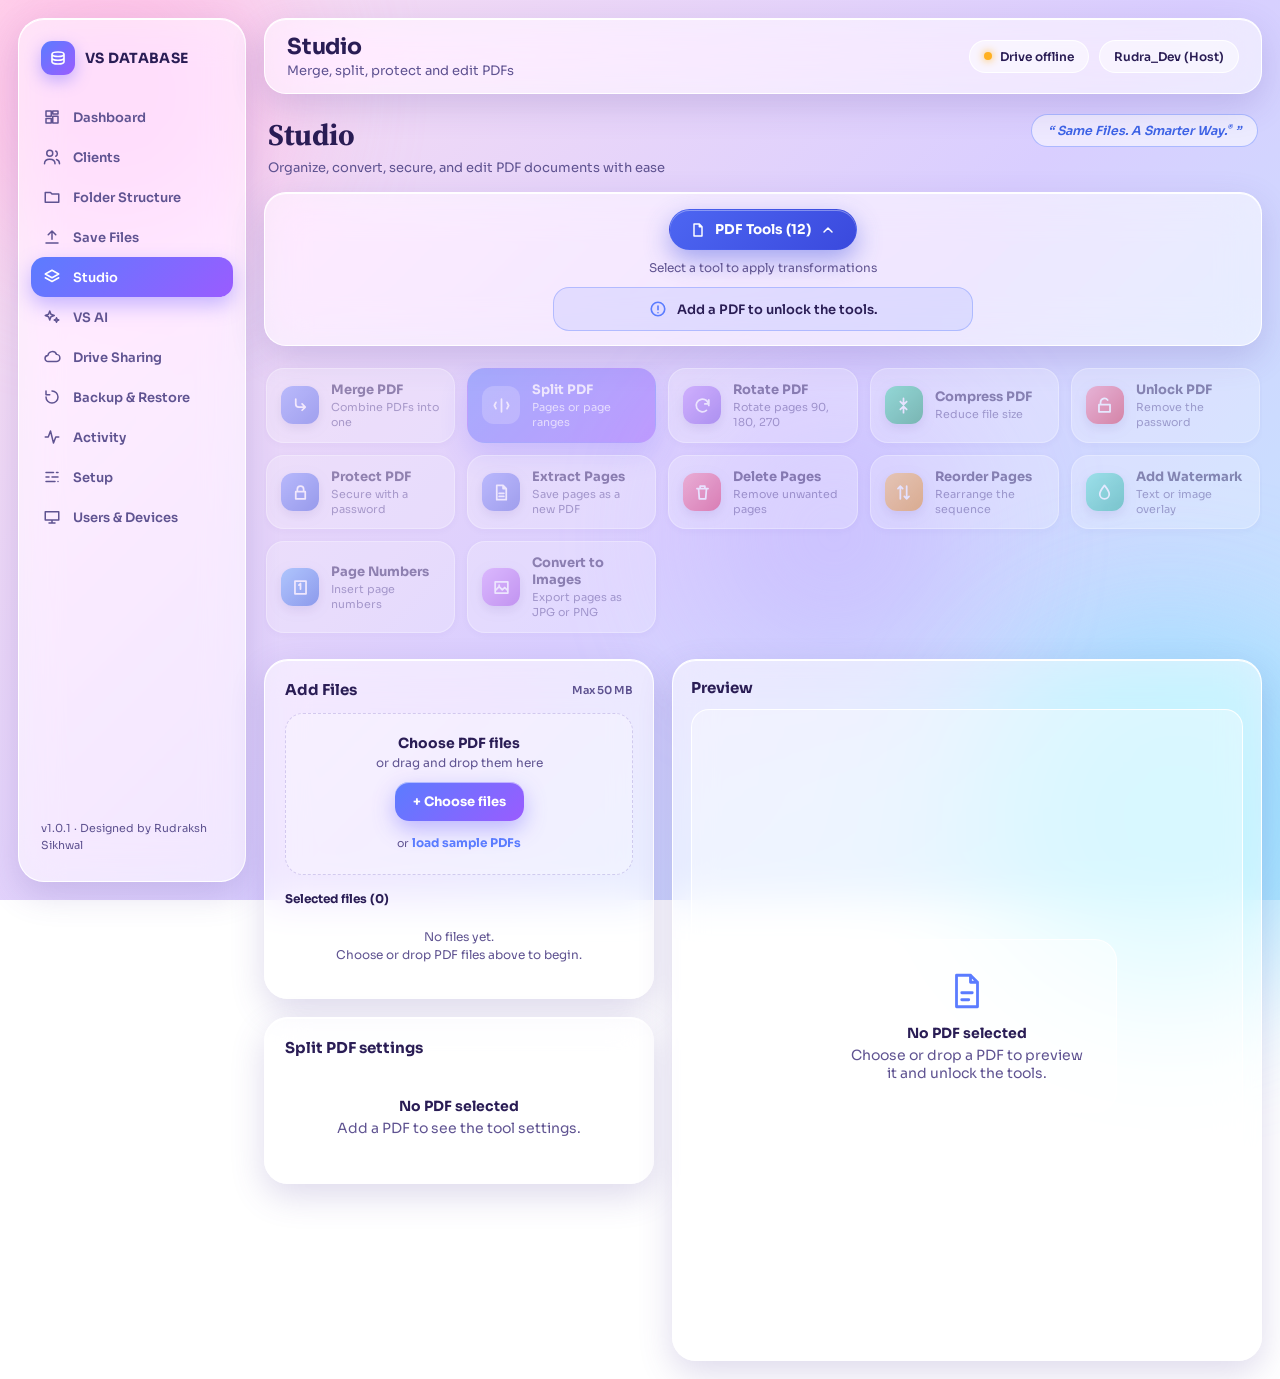
<file: UI/Desired/HTML/studioui.html>
<!DOCTYPE html>
<html lang="en">
<!--
 STUDIO UI REFERENCE (visual + behaviour spec)
 CONSOLE MOCK  = <aside class="side"> and <header class="top">, plus .blob background and body styles.
                 These only exist so the page looks complete. DO NOT PORT. The real app already has its own console and logo.
 STUDIO TAB    = <main id="studio-root"> and everything in <div id="studio-portal"> (dropdown panel, Page Organizer popup, toast).
                 PORT THESE ONLY.
 MOCK DATA     = placeholder page drawing (pg()), "load sample PDFs", fake page counts and file sizes. Replace with real PDF logic.
-->
<head>
<meta charset="utf-8">
<meta name="viewport" content="width=device-width, initial-scale=1, viewport-fit=cover">
<title>VS Database - Studio</title>
<link href="https://fonts.googleapis.com/css2?family=Sora:wght@400;600;700&family=Source+Serif+4:wght@600;700&display=swap" rel="stylesheet">
<style>
:root{--bg1:#ffe0f0;--bg2:#d9ceff;--bg3:#bfe8ff;--text:#2a1d55;--dim:#5f5391;--glass:rgba(255,255,255,.55);--row:rgba(255,255,255,.5);--edge:rgba(255,255,255,.95);--line:rgba(110,90,190,.25);--shadow:rgba(90,70,160,.2);--a1:#5b7cff;--a2:#9a5cff;--yes:#1fcf93;--no:#ff5d86;--tw:150px;
box-sizing:border-box;padding-top:env(safe-area-inset-top,0px);padding-bottom:env(safe-area-inset-bottom,0px)}
html{scroll-padding-top:env(safe-area-inset-top,0px)}
*{box-sizing:border-box}
body{margin:0;min-height:100vh;font-family:"Sora",system-ui,-apple-system,"Segoe UI",sans-serif;color:var(--text);background:linear-gradient(135deg,var(--bg1),var(--bg2) 55%,var(--bg3));background-attachment:fixed;overflow-x:hidden;font-size:14px}
button{font:inherit;color:inherit}
.blob{position:fixed;border-radius:50%;filter:blur(70px);opacity:.7;z-index:0;animation:drift 18s ease-in-out infinite alternate}
.b1{width:340px;height:340px;background:#ffb3e1;top:-80px;left:-60px}.b2{width:380px;height:380px;background:#8fdcff;bottom:-100px;right:-80px;animation-delay:-6s}.b3{width:260px;height:260px;background:#c3b0ff;top:45%;left:55%;opacity:.5;animation-delay:-11s}
@keyframes drift{to{transform:translate(60px,-50px) scale(1.15)}}
.glass{background:var(--glass);-webkit-backdrop-filter:blur(20px) saturate(170%);backdrop-filter:blur(20px) saturate(170%);border:1px solid var(--edge);box-shadow:0 12px 34px var(--shadow),inset 0 1px 0 #fff}
:focus-visible{outline:2px solid var(--a1);outline-offset:2px}
.app{position:relative;z-index:1;display:grid;grid-template-columns:228px minmax(0,1fr);gap:18px;padding:18px;min-height:100vh}
.side{border-radius:26px;padding:18px 12px;position:sticky;top:18px;height:calc(100vh - 36px);display:flex;flex-direction:column;gap:4px}
.logo{display:flex;align-items:center;gap:10px;padding:4px 10px 18px;font-weight:700;letter-spacing:.02em}
.logo i{width:34px;height:34px;border-radius:11px;background:linear-gradient(135deg,var(--a1),var(--a2));display:grid;place-items:center;box-shadow:0 6px 16px rgba(110,100,255,.4)}
.logo svg{width:18px;height:18px;fill:none;stroke:#fff;stroke-width:2.2;stroke-linecap:round;stroke-linejoin:round}
.nav a{display:flex;align-items:center;gap:12px;padding:11px 12px;border-radius:14px;color:var(--dim);font-weight:600;font-size:13px;text-decoration:none;cursor:default;transition:background .3s,color .3s}
.nav a svg{width:18px;height:18px;fill:none;stroke:currentColor;stroke-width:2;stroke-linecap:round;stroke-linejoin:round;flex:none}
.nav a:hover{background:rgba(255,255,255,.5);color:var(--text)}
.nav a.on{background:linear-gradient(135deg,var(--a1),var(--a2));color:#fff;box-shadow:0 8px 20px rgba(110,100,255,.4)}
.ver{margin-top:auto;padding:10px;font-size:11px;color:var(--dim);line-height:1.5}
.col{display:flex;flex-direction:column;gap:18px;min-width:0}
.top{border-radius:22px;padding:14px 22px;display:flex;align-items:center;gap:16px;justify-content:space-between;flex-wrap:wrap}
.top h1{margin:0;font-size:22px;letter-spacing:-.01em}.top p{margin:2px 0 0;color:var(--dim);font-size:13px}
.pills{display:flex;gap:10px;flex-wrap:wrap}
.pl{display:flex;align-items:center;gap:8px;padding:8px 14px;border-radius:99px;background:var(--row);border:1px solid var(--edge);font-size:12px;font-weight:600}
.pl i{width:8px;height:8px;border-radius:50%;background:#ffb020;box-shadow:0 0 8px #ffb020}
/* ===== STUDIO TAB STYLES (port, scope under #studio-root / #studio-portal) ===== */
#studio-root{display:flex;flex-direction:column;gap:16px;min-width:0}
.shead{display:flex;align-items:flex-start;justify-content:space-between;gap:16px;flex-wrap:wrap;margin:2px 4px 0}
.shead h1{font-family:"Source Serif 4",Georgia,"Times New Roman",serif;font-size:30px;font-weight:700;margin:0;letter-spacing:-.01em}
.shead p{margin:4px 0 0;color:var(--dim);font-size:13px}
.tag{padding:7px 16px;border-radius:99px;border:1px solid rgba(91,124,255,.45);background:rgba(255,255,255,.55);color:#3d63e6;font-style:italic;font-size:12.5px;font-weight:600;white-space:nowrap;animation:tagin .7s cubic-bezier(.2,.9,.3,1.1)}
.tag sup{font-size:8px}@keyframes tagin{from{opacity:0;transform:translateX(14px)}}
.cbar{border-radius:22px;padding:16px 16px 14px;text-align:center}
.cats{display:flex;justify-content:center;gap:10px;flex-wrap:wrap}
.cat{display:inline-flex;align-items:center;gap:9px;border-radius:99px;padding:11px 20px;font-weight:700;font-size:13.5px;cursor:pointer;color:var(--dim);background:var(--row);border:1px solid var(--edge);transition:transform .35s cubic-bezier(.34,1.56,.64,1),background .3s,box-shadow .3s,color .3s}
.cat svg{width:16px;height:16px;fill:none;stroke:currentColor;stroke-width:2.2;stroke-linecap:round;stroke-linejoin:round}
.cat:hover{transform:translateY(-2px)}.cat:active{transform:scale(.96)}
.cat.on{color:#fff;background:linear-gradient(135deg,#4d66f2,#3a49dd);border-color:transparent;box-shadow:0 10px 26px rgba(61,80,224,.45),inset 0 1px 0 rgba(255,255,255,.35)}
.cat .chev{transition:transform .4s cubic-bezier(.34,1.56,.64,1)}.cat[aria-expanded=false] .chev{transform:rotate(180deg)}
.chint{margin:10px 0 0;font-size:12px;color:var(--dim)}
.cbar .banner{margin:12px auto 0;max-width:420px;justify-content:center}.cbar .banner.hide{margin:0 auto}
.tcollapse{display:grid;grid-template-rows:1fr;transition:grid-template-rows .45s cubic-bezier(.3,.9,.3,1)}
.tcollapse>div{overflow:hidden;min-height:0}.tcollapse.closed{grid-template-rows:0fr}
.tools{padding:6px 2px 10px}
.banner{display:flex;align-items:center;gap:10px;margin:0 0 12px;padding:12px 16px;border-radius:16px;background:rgba(91,124,255,.12);border:1px solid rgba(91,124,255,.35);color:var(--text);font-weight:600;font-size:13px;transition:opacity .4s,max-height .4s,margin .4s,padding .4s;max-height:60px;overflow:hidden}
.banner.hide{opacity:0;max-height:0;margin:0;padding:0 16px;border-width:0}
.banner svg{width:18px;height:18px;flex:none;fill:none;stroke:var(--a1);stroke-width:2.2;stroke-linecap:round}
.tools{display:grid;grid-template-columns:repeat(auto-fill,minmax(184px,1fr));gap:12px}
.tool{display:flex;align-items:center;gap:12px;padding:12px 14px;border-radius:18px;border:1px solid var(--edge);background:var(--row);cursor:pointer;text-align:left;transition:transform .35s cubic-bezier(.34,1.56,.64,1),background .3s,box-shadow .3s,opacity .3s;box-shadow:0 2px 10px rgba(90,70,160,.08)}
.tool:hover:not(:disabled){transform:translateY(-3px);box-shadow:0 12px 26px var(--shadow)}
.tool:disabled{opacity:.45;cursor:not-allowed}
.tool .ti{flex:none;width:38px;height:38px;border-radius:12px;display:grid;place-items:center;box-shadow:0 4px 12px rgba(90,70,160,.25)}
.tool svg{width:19px;height:19px;fill:none;stroke:#fff;stroke-width:2.2;stroke-linecap:round;stroke-linejoin:round}
.tool b{display:block;font-size:13px}.tool small{display:block;color:var(--dim);font-size:11px;line-height:1.35;margin-top:2px}
.tool.on{background:linear-gradient(135deg,var(--a1),var(--a2));color:#fff;border-color:transparent;box-shadow:0 12px 28px rgba(110,100,255,.45)}
.tool.on small{color:rgba(255,255,255,.85)}.tool.on .ti{background:rgba(255,255,255,.25)!important;box-shadow:none}
.work{display:grid;grid-template-columns:minmax(330px,390px) minmax(0,1fr);gap:18px;align-items:start}
.left{display:flex;flex-direction:column;gap:18px}
.panel{border-radius:24px;padding:20px}
.panel h2{display:flex;align-items:center;justify-content:space-between;margin:0 0 14px;font-size:15px}
.panel h2 small{font-weight:600;color:var(--dim);font-size:11px}
.drop{border:1.5px dashed var(--line);border-radius:18px;padding:20px 12px;text-align:center;background:rgba(255,255,255,.3);transition:background .3s,border-color .3s,transform .3s}
.drop.over{background:rgba(91,124,255,.14);border-color:var(--a1);transform:scale(1.01)}
.drop b{display:block;font-size:14px}.drop span{display:block;color:var(--dim);font-size:12px;margin:3px 0 12px}
.drop em{display:block;font-style:normal;color:var(--dim);font-size:11px;margin-top:10px}
.btn{display:inline-flex;align-items:center;justify-content:center;gap:8px;border:0;border-radius:14px;padding:11px 18px;font-weight:700;font-size:13px;color:#fff;cursor:pointer;white-space:nowrap;background:linear-gradient(135deg,var(--a1),var(--a2));box-shadow:0 8px 22px rgba(110,100,255,.42),inset 0 1px 0 rgba(255,255,255,.5);transition:transform .3s cubic-bezier(.34,1.56,.64,1),opacity .3s,filter .3s,box-shadow .3s}
.btn svg{width:15px;height:15px;fill:none;stroke:currentColor;stroke-width:2.4;stroke-linecap:round;stroke-linejoin:round;transition:transform .3s}
.btn:hover:not(:disabled){transform:translateY(-2px)}.btn:hover:not(:disabled) svg.nudge{transform:translateX(4px)}.btn:active:not(:disabled){transform:scale(.95)}
.btn:disabled{opacity:.45;cursor:not-allowed;filter:saturate(.5);box-shadow:none}
.btn.ghost{background:var(--row);color:var(--text);border:1px solid var(--edge);box-shadow:0 2px 8px rgba(90,70,160,.1)}
.btn.red{background:linear-gradient(135deg,#ff8aa6,var(--no));box-shadow:0 8px 22px rgba(255,93,134,.4)}
.btn.wide{width:100%;padding:13px}
.link{background:none;border:0;color:var(--a1);font-weight:700;font-size:12px;cursor:pointer;padding:4px 0}
.fl{margin-top:16px}.fl h3{display:flex;justify-content:space-between;align-items:center;margin:0 0 8px;font-size:12px}
.fr{display:flex;align-items:center;gap:10px;padding:10px 12px;border-radius:14px;background:var(--row);border:1px solid var(--edge);margin-bottom:8px;cursor:pointer;transition:background .3s,border-color .3s,box-shadow .3s,transform .3s cubic-bezier(.34,1.56,.64,1)}
.fr:hover{transform:translateX(3px)}
.fr.on{background:linear-gradient(135deg,rgba(91,124,255,.2),rgba(154,92,255,.16));border-color:var(--a1);box-shadow:0 0 22px rgba(91,124,255,.28)}
.pdf{flex:none;font-size:10px;font-weight:700;color:#fff;background:linear-gradient(135deg,#ff6b7a,#d91f3d);padding:5px 7px;border-radius:8px}
.fi{flex:1;min-width:0}.fi b{display:block;font-size:12.5px;white-space:nowrap;overflow:hidden;text-overflow:ellipsis}.fi small{color:var(--dim);font-size:11px}
.ctl{display:flex;gap:2px}.ctl button{width:26px;height:26px;border:0;border-radius:8px;background:none;cursor:pointer;color:var(--dim);display:grid;place-items:center;transition:background .2s,color .2s}
.ctl button:hover{background:rgba(255,255,255,.7);color:var(--text)}.ctl button.x:hover{color:var(--no)}.ctl svg{width:14px;height:14px;fill:none;stroke:currentColor;stroke-width:2.4;stroke-linecap:round;stroke-linejoin:round}
.none{padding:14px;text-align:center;color:var(--dim);font-size:12px;line-height:1.5}
.fld{margin-bottom:14px}.fld label{display:block;font-size:12px;font-weight:600;margin-bottom:6px}.fld small{display:block;color:var(--dim);font-size:11.5px;margin-top:5px;line-height:1.4}
.inp{width:100%;height:44px;padding:0 14px;border-radius:14px;background:var(--row);border:1px solid var(--edge);color:var(--text);font:inherit;font-size:13px;outline:none;transition:border-color .3s,box-shadow .3s}
.inp:focus{border-color:var(--a1);box-shadow:0 0 0 3px rgba(91,124,255,.18)}.inp.bad{border-color:var(--no);box-shadow:0 0 0 3px rgba(255,93,134,.15)}
.err{color:#d6335c;font-size:12px;font-weight:600;margin:-6px 0 12px;min-height:0}
.ready{font-size:11px;font-weight:700;color:#0d9a68;background:rgba(31,207,147,.18);padding:3px 10px;border-radius:99px}
.pickrow{display:flex;align-items:center;justify-content:space-between;gap:10px;padding:12px 14px;border-radius:16px;background:rgba(91,124,255,.1);border:1px solid rgba(91,124,255,.3);margin-bottom:14px;font-weight:600;font-size:12.5px}
.row2{display:flex;gap:8px;margin-top:10px}.row2 .btn{flex:1;padding:11px 8px}
.ph{padding:26px 10px;text-align:center;color:var(--dim)}.ph b{display:block;color:var(--text);margin-bottom:4px}
/* checkbox (drawn tick) */
.cbx{display:inline-flex;align-items:center;gap:10px;background:none;border:0;padding:0;cursor:pointer;text-align:left;font-size:12.5px;font-weight:600;line-height:1.4}
.box{position:relative;flex:none;width:26px;height:26px;border-radius:9px;display:grid;place-items:center;background:var(--row);border:1px solid var(--edge);box-shadow:0 2px 8px rgba(90,70,160,.12);transition:background .3s,box-shadow .3s,transform .3s cubic-bezier(.34,1.8,.5,1)}
.box svg{width:17px;height:17px;fill:none;stroke:#fff;stroke-width:3.2;stroke-linecap:round;stroke-linejoin:round}
.box path{stroke-dasharray:1;stroke-dashoffset:1;transition:stroke-dashoffset .35s ease .12s}
[aria-checked=true]>.box,[aria-checked=true] .box{background:linear-gradient(135deg,#5af2bd,var(--yes));border-color:transparent;box-shadow:0 0 18px rgba(31,207,147,.55)}
[aria-checked=true]>.box path,[aria-checked=true] .box path{stroke-dashoffset:0}
.cbx:active .box{transform:scale(.88)}
/* glass select */
.sel{position:relative}
.gs-btn{width:100%;height:44px;padding:0 14px;display:flex;align-items:center;justify-content:space-between;gap:10px;border-radius:14px;background:var(--row);border:1px solid var(--edge);cursor:pointer;font-size:13px;color:var(--text);box-shadow:0 2px 8px rgba(90,70,160,.08);transition:border-color .3s,box-shadow .3s}
.gs-btn[aria-expanded=true]{border-color:var(--a1);box-shadow:0 0 0 3px rgba(91,124,255,.18)}
.gs-btn svg{width:16px;height:16px;fill:none;stroke:var(--dim);stroke-width:2.4;stroke-linecap:round;stroke-linejoin:round;transition:transform .3s}
.gs-btn[aria-expanded=true] svg{transform:rotate(180deg)}
#gsp{position:fixed;z-index:300;padding:6px;border-radius:16px;max-height:280px;overflow:auto;opacity:0;pointer-events:none;transform:translateY(-6px) scale(.98);transition:opacity .14s,transform .14s;scrollbar-width:thin}
#gsp.show{opacity:1;pointer-events:auto;transform:none;transition:opacity .22s,transform .22s cubic-bezier(.2,.9,.3,1.1)}
.go{display:flex;align-items:center;justify-content:space-between;gap:10px;padding:10px 12px;border-radius:12px;cursor:pointer;color:var(--dim);font-size:13px;transition:background .2s,transform .2s,color .2s}
.go.act{background:rgba(91,124,255,.14);color:var(--text);transform:translateX(3px)}
.go.sl{background:linear-gradient(135deg,rgba(91,124,255,.22),rgba(154,92,255,.18));color:var(--text);font-weight:700}
.go svg{width:16px;height:16px;fill:none;stroke:var(--a1);stroke-width:3;stroke-linecap:round;stroke-linejoin:round}.go path{stroke-dasharray:1;stroke-dashoffset:1}.show .go.sl path{stroke-dashoffset:0;transition:stroke-dashoffset .35s ease .1s}
/* preview */
.prev{padding:18px;display:flex;flex-direction:column;height:min(78vh,760px);min-height:440px}
.ph2{display:flex;align-items:center;justify-content:space-between;gap:10px;flex-wrap:wrap;margin-bottom:12px}
.ph2 h2{margin:0;font-size:15px;min-width:0;white-space:nowrap;overflow:hidden;text-overflow:ellipsis;max-width:46%}
.pc{display:flex;align-items:center;gap:6px;font-size:12px;font-weight:600}
.pc button{width:30px;height:30px;border-radius:10px;border:1px solid var(--edge);background:var(--row);cursor:pointer;display:grid;place-items:center;font-weight:700;transition:background .2s,transform .2s}
.pc button:hover:not(:disabled){background:#fff;transform:translateY(-1px)}.pc button:disabled{opacity:.4;cursor:default}
.pc svg{width:14px;height:14px;fill:none;stroke:currentColor;stroke-width:2.6;stroke-linecap:round;stroke-linejoin:round}
.pc span{min-width:74px;text-align:center}
.scr{flex:1;overflow:auto;border-radius:18px;background:rgba(255,255,255,.35);border:1px solid var(--edge);padding:18px;scroll-behavior:smooth}
.pgs{width:calc(var(--z,1)*80%);margin:0 auto;display:flex;flex-direction:column;gap:18px;transition:width .3s}
.empty{height:100%;display:grid;place-items:center;text-align:center;color:var(--dim)}
.empty div{padding:30px;border-radius:22px;background:var(--row);border:1px solid var(--edge);max-width:300px}
.empty svg{width:42px;height:42px;fill:none;stroke:var(--a1);stroke-width:1.6;stroke-linecap:round;stroke-linejoin:round;margin-bottom:8px}.empty b{display:block;color:var(--text);margin-bottom:4px}
/* placeholder page */
.pg{position:relative;width:100%;aspect-ratio:1/1.414;background:#fff;border-radius:6px;box-shadow:0 8px 24px rgba(90,70,160,.22);overflow:hidden;container-type:inline-size}
.pgi{position:absolute;inset:0;padding:9cqw 10cqw;transition:transform .4s;transform:rotate(var(--r,0deg))}
.pgi .hd{height:2.2cqw;width:38%;border-radius:2cqw;background:linear-gradient(90deg,var(--a1),var(--a2));margin-bottom:5cqw}
.pgi .tt{font-weight:700;font-size:6.2cqw;color:#2a1d55;margin-bottom:5cqw;white-space:nowrap;overflow:hidden;text-overflow:ellipsis}
.pgi .ln{height:1.7cqw;border-radius:2cqw;background:#e6e1f5;margin-bottom:3.2cqw}
.pgi .big{position:absolute;left:0;right:0;bottom:22cqw;text-align:center;font-weight:700;font-size:15cqw;color:rgba(154,92,255,.16)}
.pn{position:absolute;bottom:4cqw;left:0;right:0;text-align:center;font-size:5cqw;font-weight:700;color:#5f5391}
/* modal */
#mbg{position:fixed;inset:0;z-index:100;display:grid;place-items:center;background:rgba(60,40,120,.28);-webkit-backdrop-filter:blur(6px);backdrop-filter:blur(6px);opacity:0;pointer-events:none;transition:opacity .3s}
#mbg.show{opacity:1;pointer-events:auto}
.modal{width:75vw;height:75vh;max-width:1600px;min-width:min(720px,100vw);border-radius:28px;display:flex;flex-direction:column;overflow:hidden;transform:scale(.96) translateY(10px);transition:transform .35s cubic-bezier(.2,.9,.3,1.1);background:rgba(255,255,255,.72)}
#mbg.show .modal{transform:none}
@media (max-width:800px){.modal{width:100vw;height:100vh;max-width:none;border-radius:0}}
.mh{display:flex;align-items:center;justify-content:space-between;gap:12px;padding:18px 22px 10px}
.mh h2{margin:0;font-size:18px}.mh p{margin:3px 0 0;color:var(--dim);font-size:12px}
.xb{width:36px;height:36px;border-radius:12px;border:1px solid var(--edge);background:var(--row);cursor:pointer;display:grid;place-items:center}
.xb svg{width:16px;height:16px;fill:none;stroke:currentColor;stroke-width:2.6;stroke-linecap:round}
.mt{display:flex;align-items:center;gap:8px;flex-wrap:wrap;padding:8px 22px 12px}
.mt .btn{padding:8px 14px;font-size:12px;border-radius:12px}.mt .sp{flex:1}
.mt label{display:flex;align-items:center;gap:8px;font-size:12px;font-weight:600;color:var(--dim)}.mt input[type=range]{width:110px;accent-color:var(--a2)}
.mb{flex:1;overflow:auto;padding:6px 22px 18px}
.mg{display:grid;grid-template-columns:repeat(auto-fill,minmax(var(--tw),1fr));gap:18px}
.th{position:relative;display:flex;flex-direction:column;gap:8px;padding:10px;border-radius:18px;border:1px solid transparent;cursor:pointer;transition:background .3s,border-color .3s,transform .35s cubic-bezier(.34,1.56,.64,1),box-shadow .3s}
.th:hover{background:rgba(255,255,255,.6);transform:translateY(-3px)}
.th .box{position:absolute;top:16px;left:16px;z-index:3}
.th .pg{box-shadow:0 6px 18px rgba(90,70,160,.25)}
.th .ov{position:absolute;inset:10px 10px auto;aspect-ratio:1/1.414;border-radius:6px;display:grid;place-items:center;opacity:0;transition:opacity .3s;pointer-events:none;z-index:2}
.th .ov svg{width:36%;fill:none;stroke:#fff;stroke-width:2.6;stroke-linecap:round;stroke-linejoin:round;transform:scale(.4);transition:transform .45s cubic-bezier(.34,1.8,.5,1)}
.th[aria-checked=true] .ov{opacity:1}.th[aria-checked=true] .ov svg{transform:none}
.m-delete .th[aria-checked=true]{border-color:rgba(255,93,134,.7);background:rgba(255,93,134,.12)}.m-delete .ov{background:rgba(255,93,134,.38)}
.m-extract .th[aria-checked=true],.m-convert .th[aria-checked=true]{border-color:rgba(31,207,147,.7);background:rgba(31,207,147,.12)}.m-extract .ov,.m-convert .ov{background:rgba(31,207,147,.34)}
.m-reorder .box,.m-reorder .ov{display:none}.m-reorder .th{cursor:grab}.m-reorder .th:active{cursor:grabbing}
.th.drag{opacity:.35;transform:scale(.94)}.th.dl::before,.th.dr::after{content:"";position:absolute;top:8px;bottom:8px;width:4px;border-radius:4px;background:linear-gradient(var(--a1),var(--a2));box-shadow:0 0 12px var(--a1)}.th.dl::before{left:-11px}.th.dr::after{right:-11px}
.th.land{animation:land .5s cubic-bezier(.34,1.8,.5,1)}@keyframes land{from{transform:scale(.85)}}
.cap{text-align:center;font-size:12px;font-weight:600}.cap i{display:inline-block;font-style:normal;margin-left:6px;font-size:10px;font-weight:700;color:#fff;background:linear-gradient(135deg,var(--a1),var(--a2));padding:2px 7px;border-radius:99px}
.mf{display:flex;align-items:center;gap:12px;flex-wrap:wrap;padding:14px 22px;border-top:1px solid var(--edge);background:rgba(255,255,255,.4)}
.mf .cnt{font-weight:700;font-size:13px;margin-right:auto}.mf .sel{width:190px}.mf .gs-btn{height:40px}
.prog{display:none;flex:1;min-width:160px;height:10px;border-radius:99px;background:rgba(91,124,255,.18);overflow:hidden}.prog.on{display:block}.prog i{display:block;height:100%;width:0;border-radius:99px;background:linear-gradient(90deg,var(--a1),var(--a2));transition:width .15s linear}
.toast{position:fixed;left:50%;bottom:calc(24px + env(safe-area-inset-bottom,0px));transform:translate(-50%,30px);opacity:0;padding:12px 20px;border-radius:99px;font-size:13px;font-weight:600;z-index:400;transition:.35s cubic-bezier(.34,1.56,.64,1);pointer-events:none;max-width:90vw}
.toast.on{opacity:1;transform:translate(-50%,0)}
@media (max-width:1100px){.work{grid-template-columns:1fr}.prev{height:70vh}}
@media (max-width:860px){.app{grid-template-columns:1fr}.side{display:none}}
@media (prefers-reduced-motion:reduce){*,*::before,*::after{animation:none!important;transition-duration:.01s!important}}
</style>
</head>
<body>
<div class="blob b1"></div><div class="blob b2"></div><div class="blob b3"></div>
<!-- ================= CONSOLE (MOCK ONLY - DO NOT PORT) ================= -->
<div class="app">
  <aside class="side glass" data-mock-console>
    <div class="logo"><i><svg viewBox="0 0 24 24"><path d="M4 7c0-2 3.6-3 8-3s8 1 8 3-3.6 3-8 3-8-1-8-3zM4 7v10c0 2 3.6 3 8 3s8-1 8-3V7M4 12c0 2 3.6 3 8 3s8-1 8-3"/></svg></i>VS DATABASE</div>
    <nav class="nav" id="nav"></nav>
    <div class="ver">v1.0.1 · Designed by Rudraksh Sikhwal</div>
  </aside>
  <div class="col">
    <header class="top glass" data-mock-console><div><h1>Studio</h1><p>Merge, split, protect and edit PDFs</p></div>
      <div class="pills"><span class="pl"><i></i>Drive offline</span><span class="pl">Rudra_Dev (Host)</span></div></header>

    <!-- ================= STUDIO TAB CONTENT (PORT THIS) ================= -->
    <main id="studio-root">
      <div class="shead"><div><h1>Studio</h1><p>Organize, convert, secure, and edit PDF documents with ease</p></div>
        <span class="tag">&ldquo; Same Files. A Smarter Way.<sup>&reg;</sup> &rdquo;</span></div>
      <section class="cbar glass" aria-label="Tool categories">
        <div class="cats" id="cats" role="tablist"></div>
        <p class="chint">Select a tool to apply transformations</p>
        <div class="banner" id="banner"><svg viewBox="0 0 24 24"><path d="M12 8v5M12 17h.01M12 3a9 9 0 100 18 9 9 0 000-18z"/></svg>Add a PDF to unlock the tools.</div>
      </section>
      <div class="tcollapse" id="tcol"><div><div class="tools" id="tools"></div></div></div>
      <div class="work">
        <div class="left">
          <div class="panel glass" id="addp"></div>
          <div class="panel glass" id="setp"></div>
        </div>
        <div class="panel glass prev" id="prevp"></div>
      </div>
    </main>
  </div>
</div>

<!-- ============ STUDIO PORTAL (dropdown panel, Page Organizer popup, toast) ============ -->
<div id="studio-portal">
<div id="gsp" class="glass" role="listbox"></div>
<div id="mbg"><div class="modal glass" role="dialog" aria-modal="true" aria-labelledby="mtl" id="modal">
  <div class="mh"><div><h2 id="mtl"></h2><p id="msub"></p></div><button class="xb" id="mx" aria-label="Close"><svg viewBox="0 0 24 24"><path d="M6 6l12 12M18 6L6 18"/></svg></button></div>
  <div class="mt" id="mtool"></div>
  <div class="mb"><div class="mg" id="mgrid"></div></div>
  <div class="mf" id="mfoot"></div>
</div></div>
<div class="toast glass" id="toast" role="status"></div>
</div>

<script>
const $=(s,r=document)=>r.querySelector(s),$$=(s,r=document)=>[...r.querySelectorAll(s)];
const esc=s=>String(s).replace(/[&<>"]/g,c=>({"&":"&amp;","<":"&lt;",">":"&gt;",'"':"&quot;"}[c]));
const TK='<svg viewBox="0 0 24 24"><path pathLength="1" d="M5 12.5l4.5 4.5L19 7.5"/></svg>';
const CK='<svg viewBox="0 0 24 24"><path d="M6 6l12 12M18 6L6 18"/></svg>';
const ic=p=>`<svg viewBox="0 0 24 24"><path d="${p}"/></svg>`;
const NAV=[["Dashboard","M4 4h7v7H4zM13 4h7v4h-7zM13 11h7v9h-7zM4 14h7v6H4z"],["Clients","M9 11a4 4 0 100-8 4 4 0 000 8zM2 21c0-4 3-6 7-6s7 2 7 6M17 4a4 4 0 010 7M22 21c0-3-2-5-4-5.6"],["Folder Structure","M3 6h7l2 2h9v11H3z"],["Save Files","M12 15V4M7 9l5-5 5 5M4 20h16"],["Studio","M12 3l9 5-9 5-9-5zM3 13l9 5 9-5"],["VS AI","M9 4l1.6 4.4L15 10l-4.4 1.6L9 16l-1.6-4.4L3 10l4.4-1.6zM18 13l.9 2.1L21 16l-2.1.9L18 19l-.9-2.1L15 16l2.1-.9z"],["Drive Sharing","M7 18a4 4 0 01-.5-8A6 6 0 0118 8.5 4.5 4.5 0 0117.5 18z"],["Backup & Restore","M4 12a8 8 0 108-8M4 4v5h5"],["Activity","M3 12h4l3-8 4 16 3-8h4"],["Setup","M4 6h10M18 6h2M4 12h4M12 12h8M4 18h12M20 18h0"],["Users & Devices","M3 5h18v11H3zM8 20h8M12 16v4"]];
$("#nav").innerHTML=NAV.map(n=>`<a class="${n[0]==="Studio"?"on":""}">${ic(n[1])}${n[0]}</a>`).join("");
const TOOLS=[["merge","Merge PDF","Combine PDFs into one","M6 4v6a4 4 0 004 4h8M14 10l4 4-4 4","#7f98ff,#4c5fe0"],["split","Split PDF","Pages or page ranges","M12 4v16M5 8l-2 4 2 4M19 8l2 4-2 4","#ffa561,#f25f22"],["rotate","Rotate PDF","Rotate pages 90, 180, 270","M20 12a8 8 0 10-3 6.2M20 5v5h-5","#c08bff,#7a4be0"],["compress","Compress PDF","Reduce file size","M12 3v7M8 7l4 4 4-4M12 21v-7M8 17l4-4 4 4","#45e6a6,#0f9a57"],["unlock","Unlock PDF","Remove the password","M7 11V8a5 5 0 019-3M5 11h14v9H5z","#ff8aa6,#d91f3d"],["protect","Protect PDF","Secure with a password","M6 11h12v9H6zM8 11V8a4 4 0 018 0v3","#7f98ff,#3a55d9"],["extract","Extract Pages","Save pages as a new PDF","M6 3h8l4 4v14H6zM14 3v4h4M9 13h6M9 17h6","#8d9bff,#5560d8"],["delete","Delete Pages","Remove unwanted pages","M5 7h14M9 7V4h6v3M7 7l1 13h8l1-13","#ff8aa6,#e0245a"],["reorder","Reorder Pages","Rearrange the sequence","M8 4v16M5 7l3-3 3 3M16 20V4M13 17l3 3 3-3","#ffc15f,#e8870a"],["watermark","Add Watermark","Text or image overlay","M12 3c4 5 6 8 6 11a6 6 0 01-12 0c0-3 2-6 6-11z","#5eead0,#17a98e"],["numbers","Page Numbers","Insert page numbers","M5 4h14v16H5zM10 9l2-2v7","#6fb4ff,#2756d9"],["images","Convert to Images","Export pages as JPG or PNG","M4 5h16v14H4zM4 16l5-5 4 4 3-3 4 4M9 9h.01","#d79bff,#a24be0"]];
const CATS=[{id:"pdf",name:"PDF Tools",icon:"M6 3h8l4 4v14H6zM14 3v4h4",tools:TOOLS}];
let cat="pdf",catOpen=true;
function renderCats(){$("#cats").innerHTML=CATS.map(k=>`<button class="cat ${k.id===cat?"on":""}" role="tab" data-cat="${k.id}" aria-selected="${k.id===cat}" aria-expanded="${k.id===cat?catOpen:false}"><svg viewBox="0 0 24 24"><path d="${k.icon}"/></svg>${k.name} (${k.tools.length})<svg class="chev" viewBox="0 0 24 24"><path d="M6 15l6-6 6 6"/></svg></button>`).join("");$("#tcol").classList.toggle("closed",!catOpen)}
const OUT={merge:"merge-pdf",split:"split-pdf",rotate:"rotate-pdf",compress:"compress-pdf",unlock:"unlock-pdf",protect:"protect-pdf",extract:"extract-pages",delete:"delete-pages",reorder:"rearrange-pages",watermark:"watermark",numbers:"page-numbers",images:"images"};
const ACT={merge:"Merge PDFs",split:"Split PDF",rotate:"Rotate pages",compress:"Compress PDF",unlock:"Unlock PDF",protect:"Protect PDF",extract:"Extract pages",delete:"Delete pages",reorder:"Apply order",watermark:"Add watermark",numbers:"Add page numbers",images:"Convert to images"};
const ORG={delete:"delete",extract:"extract",reorder:"reorder",images:"convert"};
/* state */
let docs=[],act=null,tool="split",uid=1,zoom=1,page=0;
const V={mode:"Extract page range",angle:"90° clockwise",which:"All pages",level:"Balanced",pos:"Center",fmt:"Page 1",npos:"Bottom center",em:"One combined PDF",cf:"JPG",dpi:"150 DPI"};
const SEL={delete:new Set(),extract:new Set(),convert:new Set()};
const TXT={rg:"",adv:"",seq:"",pw:"",wm:"CONFIDENTIAL",ns:"1",all:false};
const cur=()=>docs.find(d=>d.id===act);
const snap=d=>JSON.stringify({p:d.pages,n:d.numbered,s:d.num,k:d.kb});
const restore=(d,s)=>{const o=JSON.parse(s);d.pages=o.p;d.numbered=o.n;d.num=o.s;d.kb=o.k};
function addDoc(name,kb,n){const d={id:uid++,name,kb,numbered:false,num:1,hist:[],pages:Array.from({length:n},(_,i)=>({o:i+1,rot:0}))};d.orig=snap(d);docs.push(d);if(!act)act=d.id;return d}
const base=d=>d.name.replace(/\.pdf$/i,"");
const outName=d=>base(d)+"_"+OUT[tool]+(tool==="images"?".zip":".pdf");
const clearSel=()=>Object.values(SEL).forEach(s=>s.clear());
function parseRange(s,n){s=s.trim();if(!s)return{err:"Enter at least one page"};const out=new Set();for(const part of s.split(",")){const t=part.trim(),m=/^(\d+)(?:\s*-\s*(\d+))?$/.exec(t);if(!m)return{err:`"${t}" is not a valid page or range`};const a=+m[1],b=m[2]?+m[2]:a;if(a<1||b<a)return{err:`"${t}" is not a valid range`};if(b>n)return{err:`Page ${b} does not exist. This file has ${n} page${n>1?"s":""}`};for(let i=a;i<=b;i++)out.add(i-1)}return{set:out}}
function rangeStr(set){const a=[...set].sort((x,y)=>x-y),r=[];let i=0;while(i<a.length){let j=i;while(j+1<a.length&&a[j+1]===a[j]+1)j++;r.push(j>i?`${a[i]+1}-${a[j]+1}`:`${a[i]+1}`);i=j+1}return r.join(", ")}
let tt;function toast(m){const t=$("#toast");t.textContent=m;t.classList.add("on");clearTimeout(tt);tt=setTimeout(()=>t.classList.remove("on"),2400)}
/* page placeholder */
const W=[92,78,96,64,86,54,80];
function pg(d,p,i){let l="";for(let k=0;k<7;k++)l+=`<div class="ln" style="width:${W[(k+p.o)%7]}%"></div>`;return `<div class="pg" style="--r:${p.rot}deg"><div class="pgi"><div class="hd"></div><div class="tt">${esc(base(d))}</div>${l}<div class="big">${p.o}</div></div>${d.numbered?`<div class="pn">${i+d.num}</div>`:""}</div>`}
/* glass select */
const gsp=$("#gsp");let gsEl=null,gsOpts=[],gsAct=0,gsType="";
function mkSel(el){const id=el.dataset.id,o=el.dataset.opts.split("|");el.innerHTML=`<button type="button" class="gs-btn" role="combobox" aria-haspopup="listbox" aria-expanded="false"><span>${esc(V[id])}</span><svg viewBox="0 0 24 24"><path d="M6 9l6 6 6-6"/></svg></button>`;const b=$(".gs-btn",el);b.onclick=()=>gsEl===el?gsClose():gsOpen(el,id,o);b.onkeydown=e=>{if(["ArrowDown","ArrowUp","Enter"," "].includes(e.key)){e.preventDefault();gsEl===el?0:gsOpen(el,id,o)}}}
function gsOpen(el,id,o){gsClose();gsEl=el;gsOpts=o;gsAct=Math.max(0,o.indexOf(V[id]));gsType=id;const b=$(".gs-btn",el);b.setAttribute("aria-expanded","true");
gsp.innerHTML=o.map((x,i)=>`<div class="go ${x===V[id]?"sl":""} ${i===gsAct?"act":""}" role="option" data-i="${i}">${esc(x)}${x===V[id]?TK:""}</div>`).join("");
const r=b.getBoundingClientRect();gsp.style.width=Math.max(r.width,180)+"px";gsp.style.left=Math.min(r.left,innerWidth-Math.max(r.width,180)-8)+"px";
const h=Math.min(280,o.length*40+12);gsp.style.top=(innerHeight-r.bottom<h+16&&r.top>h+16?r.top-h-8:r.bottom+8)+"px";requestAnimationFrame(()=>gsp.classList.add("show"))}
function gsClose(){if(!gsEl)return;$(".gs-btn",gsEl).setAttribute("aria-expanded","false");gsp.classList.remove("show");gsEl=null}
function gsPick(i){const id=gsType,el=gsEl,v=gsOpts[i];V[id]=v;$(".gs-btn span",el).textContent=v;gsClose();onSel(id)}
gsp.onclick=e=>{const g=e.target.closest(".go");if(g)gsPick(+g.dataset.i)};
gsp.onmousemove=e=>{const g=e.target.closest(".go");if(g){gsAct=+g.dataset.i;$$(".go",gsp).forEach((x,i)=>x.classList.toggle("act",i===gsAct))}};
document.addEventListener("mousedown",e=>{if(gsEl&&!gsp.contains(e.target)&&!gsEl.contains(e.target))gsClose()});
addEventListener("scroll",e=>{if(gsEl&&!gsp.contains(e.target))gsClose()},true);addEventListener("resize",gsClose);
document.addEventListener("keydown",e=>{if(gsEl){if(e.key==="Escape"){e.preventDefault();e.stopPropagation();const b=$(".gs-btn",gsEl);gsClose();b.focus();return}
if(e.key==="ArrowDown"||e.key==="ArrowUp"){e.preventDefault();gsAct=(gsAct+(e.key==="ArrowDown"?1:-1)+gsOpts.length)%gsOpts.length;$$(".go",gsp).forEach((x,i)=>x.classList.toggle("act",i===gsAct))}
else if(e.key==="Enter"||e.key===" "){e.preventDefault();gsPick(gsAct)}
else if(e.key.length===1){const i=gsOpts.findIndex(x=>x.toLowerCase().startsWith(e.key.toLowerCase()));if(i>=0){gsAct=i;$$(".go",gsp).forEach((x,k)=>x.classList.toggle("act",k===i))}}return}
if(e.key==="Escape"&&M)closeOrg();if(e.key==="Tab"&&M){const f=$$("button:not(:disabled),[tabindex='0'],input",$("#modal"));if(!f.length)return;const a=f[0],z=f[f.length-1];if(e.shiftKey&&document.activeElement===a){e.preventDefault();z.focus()}else if(!e.shiftKey&&document.activeElement===z){e.preventDefault();a.focus()}}},true);
function onSel(id){if(M){renderFoot();return}if(id==="mode"||id==="fmt"||id==="npos"){renderSet()}}
/* render */
function renderTools(){const n=docs.length;$("#banner").classList.toggle("hide",n>0);$("#tools").innerHTML=CATS.find(k=>k.id===cat).tools.map(t=>{const dis=!n||(t[0]==="merge"&&n<2);return `<button class="tool ${tool===t[0]?"on":""}" data-t="${t[0]}" ${dis?"disabled":""}><span class="ti" style="background:linear-gradient(135deg,${t[4]})">${ic(t[3])}</span><span><b>${t[1]}</b><small>${t[0]==="merge"&&n===1?"Add one more PDF":t[2]}</small></span></button>`}).join("")}
function renderAdd(){const rows=docs.map((d,i)=>`<div class="fr ${d.id===act?"on":""}" data-id="${d.id}" tabindex="0" role="button" aria-label="Select ${esc(d.name)}"><span class="pdf">PDF</span><div class="fi"><b>${esc(d.name)}</b><small>${d.kb} KB · ${d.pages.length} page${d.pages.length>1?"s":""}</small></div><div class="ctl">${docs.length>1?`<button data-a="up" aria-label="Move up" ${i?"":"disabled"}><svg viewBox="0 0 24 24"><path d="M6 15l6-6 6 6"/></svg></button><button data-a="dn" aria-label="Move down" ${i<docs.length-1?"":"disabled"}><svg viewBox="0 0 24 24"><path d="M6 9l6 6 6-6"/></svg></button>`:""}<button class="x" data-a="rm" aria-label="Remove">${CK}</button></div></div>`).join("");
$("#addp").innerHTML=`<h2>Add Files<small>Max 50 MB</small></h2><div class="drop" id="drop"><b>Choose PDF files</b><span>or drag and drop them here</span><button class="btn" id="choose">+ Choose files</button><input type="file" id="fin" accept=".pdf,application/pdf" multiple hidden><em>or <button class="link" id="samples">load sample PDFs</button></em></div><div class="fl"><h3>Selected files (${docs.length})${docs.length?`<button class="link" id="clr">Clear all</button>`:""}</h3>${rows||`<div class="none">No files yet.<br>Choose or drop PDF files above to begin.</div>`}</div>`}
function renderPrev(){const d=cur(),p=$("#prevp");if(!d){p.innerHTML=`<div class="ph2"><h2>Preview</h2></div><div class="scr"><div class="empty"><div><svg viewBox="0 0 24 24"><path d="M6 3h8l4 4v14H6zM14 3v4h4M9 13h6M9 17h4"/></svg><b>No PDF selected</b>Choose or drop a PDF to preview it and unlock the tools.</div></div></div>`;return}
const n=d.pages.length;page=Math.min(page,n-1);p.innerHTML=`<div class="ph2"><h2>Preview · ${esc(d.name)}</h2><div class="pc"><button id="zo" aria-label="Zoom out">−</button><span id="zv">${Math.round(zoom*100)}%</span><button id="zi" aria-label="Zoom in">+</button><button id="pp" aria-label="Previous page"><svg viewBox="0 0 24 24"><path d="M15 6l-6 6 6 6"/></svg></button><span id="pn">Page ${page+1} of ${n}</span><button id="pnx" aria-label="Next page"><svg viewBox="0 0 24 24"><path d="M9 6l6 6-6 6"/></svg></button></div></div><div class="scr" id="scr"><div class="pgs" id="pgs" style="--z:${zoom}">${d.pages.map((q,i)=>`<div data-i="${i}">${pg(d,q,i)}</div>`).join("")}</div></div>`;navBtns()}
function navBtns(){const d=cur();if(!d)return;$("#pp").disabled=page<=0;$("#pnx").disabled=page>=d.pages.length-1;$("#pn").textContent=`Page ${page+1} of ${d.pages.length}`}
function field(id,l,o){return `<div class="fld"><label>${l}</label><div class="sel" data-id="${id}" data-opts="${o}"></div></div>`}
function tfield(id,l,ph,help,type){return `<div class="fld"><label for="${id}">${l}</label><input class="inp" id="${id}" type="${type||"text"}" value="${esc(TXT[id]||"")}" placeholder="${esc(ph||"")}">${help?`<small>${help}</small>`:""}</div>`}
function renderSet(){const d=cur(),p=$("#setp"),T=TOOLS.find(t=>t[0]===tool);if(!d){p.innerHTML=`<h2>${T[1]} settings</h2><div class="ph"><b>No PDF selected</b>Add a PDF to see the tool settings.</div>`;return}
const n=d.pages.length;let f=tfield("out","Output file name","",""),pick="";f=f.replace(`value="${esc("")}"`,`value="${esc(outName(d))}"`);
const mode=ORG[tool]?(tool==="images"?"convert":tool):null;
if(tool==="split"){f+=field("mode","Split mode","Extract page range|Every N pages|Single pages");if(V.mode==="Extract page range")f+=tfield("rg","Page range",`e.g. 1-${Math.min(3,n)}`,"Comma-separated pages and ranges.");if(V.mode==="Every N pages")f+=tfield("ns","Pages per file","2")}
if(tool==="rotate")f+=field("angle","Angle","90° clockwise|180°|90° counter-clockwise")+field("which","Pages","All pages|Odd pages|Even pages");
if(tool==="compress")f+=field("level","Compression level","Light|Balanced|Maximum");
if(tool==="unlock"||tool==="protect")f+=tfield("pw","Password","Enter password","","password");
if(tool==="watermark")f+=tfield("wm","Watermark text","")+field("pos","Position","Center|Diagonal|Footer");
if(tool==="numbers")f+=field("fmt","Format","1|Page 1|Page 1 of N")+field("npos","Position","Bottom center|Bottom right|Top right")+tfield("ns","Start number","1");
if(tool==="merge")f+=`<div class="fld"><small>Files are merged in the order shown in the list (${docs.length} files). Use the arrows to reorder them.</small></div>`;
if(mode){const c=mode==="reorder"?0:SEL[mode].size;f+=`<div class="pickrow"><span>${mode==="reorder"?"Drag pages into the order you want":c?c+" of "+n+" pages selected":"No pages selected yet"}</span><button class="btn" id="pickb">${ic("M4 5h7v7H4zM13 5h7v7h-7zM4 14h7v6H4zM13 14h7v6h-7z")}Select pages</button></div>`;
f+=mode==="reorder"?tfield("seq","New page sequence (advanced)","e.g. 3, 1, 2","Type every page number once.") :tfield("adv","Pages (advanced)",`e.g. 1-${Math.min(3,n)}, ${n}`,"Stays in sync with the visual selection.")}
const all=docs.length>1?`<button class="cbx" role="checkbox" aria-checked="${TXT.all}" id="allc" style="margin:2px 0 12px"><span class="box">${TK}</span><span>Apply the same settings to all ${docs.length} loaded PDFs</span></button>`:"";
p.innerHTML=`<h2>${T[1]} settings<span class="ready">Ready</span></h2>${f}<div class="err" id="err"></div>${all}<button class="btn wide" id="go">${ACT[tool]}<svg class="nudge" viewBox="0 0 24 24"><path d="M5 12h14M13 6l6 6-6 6"/></svg></button><div class="row2"><button class="btn ghost" id="undo">${ic("M9 14L4 9l5-5M4 9h10a6 6 0 010 12h-3")}Undo</button><button class="btn ghost" id="reset">${ic("M4 12a8 8 0 108-8M4 4v5h5")}Reset</button><button class="btn ghost" id="dl">${ic("M12 4v11M7 11l5 5 5-5M5 20h14")}Download</button></div><button class="btn ghost wide" id="save" style="margin-top:8px">${ic("M3 6h7l2 2h9v11H3z")}Save to client</button>`;
$$(".sel",p).forEach(mkSel);check()}
function check(){const d=cur();if(!d)return;const n=d.pages.length;let e="",ok=true;const mode=tool==="images"?"convert":tool;
if(tool==="split"&&V.mode==="Extract page range"){const r=parseRange(TXT.rg,n);if(r.err&&(TXT.rg||true))e=TXT.rg?r.err:"";if(r.err)ok=false;$("#rg")&&$("#rg").classList.toggle("bad",!!(TXT.rg&&r.err))}
if(["delete","extract","images"].includes(tool)){if(TXT.adv.trim()){const r=parseRange(TXT.adv,n);if(r.err){e=r.err;ok=false}}$("#adv")&&$("#adv").classList.toggle("bad",!!e);if(!e){const c=SEL[mode].size;if(!c)ok=false;if(tool==="delete"&&c>=n){ok=false;e=c?"You can't delete every page.":""}}}
if(tool==="reorder"){const s=TXT.seq.trim();if(s){const a=s.split(/[,\s]+/).filter(Boolean).map(Number);const okp=a.length===n&&new Set(a).size===n&&a.every(x=>x>=1&&x<=n);if(!okp){e=`Enter each page from 1 to ${n} exactly once.`;ok=false}}else ok=false;$("#seq")&&$("#seq").classList.toggle("bad",!!e)}
if(["unlock","protect"].includes(tool)&&!TXT.pw)ok=false;
if(tool==="numbers"&&!(+TXT.ns>=1))ok=false;
$("#err").textContent=e;$("#go").disabled=!ok;$("#undo").disabled=!d.hist.length;$("#reset").disabled=!d.hist.length}
function renderAll(){renderCats();renderTools();renderAdd();renderPrev();renderSet()}
/* operations */
function push(d){d.hist.push(snap(d))}
function run(){const d=cur();if(!d)return;const n=d.pages.length,t=tool,mode=t==="images"?"convert":t,tag=TXT.all&&docs.length>1?` (applied to ${docs.length} files)`:"";
if(t==="merge"){const m=addDoc("Merged.pdf",docs.reduce((a,x)=>a+x.kb,0),docs.reduce((a,x)=>a+x.pages.length,0));act=m.id;toast("Merged into Merged_merge-pdf.pdf");page=0}
else if(t==="split"){let c=1;if(V.mode==="Extract page range")c=1;else if(V.mode==="Single pages")c=n;else c=Math.ceil(n/Math.max(1,+TXT.ns||2));toast(`Split complete: ${c} file${c>1?"s":""} created`+tag)}
else if(t==="rotate"){push(d);const a=V.angle.startsWith("180")?180:V.angle.includes("counter")?-90:90;d.pages.forEach((p,i)=>{if(V.which==="All pages"||(V.which==="Odd pages"&&i%2===0)||(V.which==="Even pages"&&i%2===1))p.rot+=a});toast("Pages rotated"+tag)}
else if(t==="compress"){push(d);const f={Light:.8,Balanced:.6,Maximum:.4}[V.level];const o=d.kb;d.kb=Math.round(d.kb*f);toast(`Compressed ${o} KB → ${d.kb} KB`+tag)}
else if(t==="unlock"||t==="protect"){push(d);toast(t==="protect"?"Password protection added":"PDF unlocked");TXT.pw=""}
else if(t==="watermark"){push(d);toast(`Watermark "${TXT.wm}" added`+tag)}
else if(t==="numbers"){push(d);d.numbered=true;d.num=+TXT.ns||1;toast("Page numbers added. They follow any later reorder or delete.")}
else if(mode==="delete")doDelete(SEL.delete);
else if(mode==="extract")doExtract(SEL.extract,"One combined PDF");
else if(mode==="convert")doConvert(SEL.convert);
else if(t==="reorder"){push(d);const a=TXT.seq.split(/[,\s]+/).filter(Boolean).map(Number);d.pages=a.map(x=>d.pages[x-1]);TXT.seq="";toast("Pages reordered"+(d.numbered?" and renumbered":""))}
clearSel();TXT.adv="";renderAll()}
function doDelete(set){const d=cur(),c=set.size;push(d);d.pages=d.pages.filter((_,i)=>!set.has(i));clearSel();toast(`${c} page${c>1?"s":""} deleted${d.numbered?". Page numbers updated.":""}`)}
function doExtract(set,m){const d=cur(),ps=[...set].sort((a,b)=>a-b).map(i=>d.pages[i]);if(m==="One file per page"){ps.forEach(p=>{const x=addDoc(`${base(d)}_page-${p.o}.pdf`,Math.max(8,Math.round(d.kb/d.pages.length)),1);x.pages=[{...p}];x.orig=snap(x)});toast(`${ps.length} single-page files added to the list`)}else{const x=addDoc(`${base(d)}_extract-pages.pdf`,Math.max(8,Math.round(d.kb*ps.length/d.pages.length)),1);x.pages=ps.map(p=>({...p}));x.orig=snap(x);toast(`${ps.length} pages extracted into a new file`)}}
function doConvert(set){toast(`${set.size} page${set.size>1?"s":""} converted to ${V.cf} at ${V.dpi}. ZIP ready.`)}
/* events */
document.addEventListener("click",e=>{const ct=e.target.closest("[data-cat]");if(ct){if(ct.dataset.cat===cat)catOpen=!catOpen;else{cat=ct.dataset.cat;catOpen=true;tool=CATS.find(k=>k.id===cat).tools[0][0];renderTools();renderSet()}renderCats();return}const t=e.target.closest("[data-t]");if(t&&!t.disabled&&t.classList.contains("tool")){tool=t.dataset.t;renderTools();renderSet();return}
const fr=e.target.closest(".fr");if(fr){const b=e.target.closest("button[data-a]");const id=+fr.dataset.id,i=docs.findIndex(d=>d.id===id);if(b){const a=b.dataset.a;if(a==="rm"){docs.splice(i,1);if(act===id)act=docs[0]?docs[0].id:null;page=0;clearSel();if(tool==="merge"&&docs.length<2)tool="split"}else if(a==="up"&&i>0)[docs[i-1],docs[i]]=[docs[i],docs[i-1]];else if(a==="dn"&&i<docs.length-1)[docs[i+1],docs[i]]=[docs[i],docs[i+1]];renderAll();return}
if(act!==id){act=id;page=0;clearSel();TXT.rg=TXT.adv=TXT.seq="";renderAll()}return}
const id=e.target.closest("button,.cbx")?.id;
if(id==="choose")$("#fin").click();else if(id==="samples"){addDoc("Statement of Facts.pdf",662,3);addDoc("BHANWRIYA LIME UDHYOG.pdf",528,8);page=0;renderAll()}
else if(id==="clr"){docs=[];act=null;clearSel();tool="split";renderAll()}
else if(id==="go")run();else if(id==="pickb")openOrg(ORG[tool]);
else if(id==="undo"){const d=cur();if(d&&d.hist.length){restore(d,d.hist.pop());clearSel();renderAll()}}
else if(id==="reset"){const d=cur();if(d){restore(d,d.orig);d.hist=[];clearSel();renderAll();toast("Reset to the original file")}}
else if(id==="dl")toast("Download started (prototype)");else if(id==="save")toast("Saved to the client folder (prototype)");
else if(id==="allc"){TXT.all=!TXT.all;$("#allc").setAttribute("aria-checked",TXT.all)}
else if(id==="zo"||id==="zi"){zoom=Math.max(.6,Math.min(1.25,zoom+(id==="zi"?.15:-.15)));$("#pgs").style.setProperty("--z",zoom);$("#zv").textContent=Math.round(zoom*100)+"%"}
else if(id==="pp"||id==="pnx"){const d=cur();page=Math.max(0,Math.min(d.pages.length-1,page+(id==="pnx"?1:-1)));$(`#pgs [data-i="${page}"]`).scrollIntoView({block:"start"});navBtns()}});
document.addEventListener("input",e=>{const i=e.target.id;if(i in TXT&&i!=="all"){TXT[i]=e.target.value;if(i==="adv"){const d=cur(),mode=tool==="images"?"convert":tool,r=parseRange(e.target.value,d.pages.length);if(r.set){SEL[mode]=r.set;const pr=$(".pickrow span");if(pr)pr.textContent=`${r.set.size} of ${d.pages.length} pages selected`}}if(i==="out")return;check()}});
document.addEventListener("change",e=>{if(e.target.id==="fin"){addFiles(e.target.files);e.target.value=""}});
function addFiles(fs){[...fs].forEach(f=>{if(!/pdf$/i.test(f.name)&&f.type!=="application/pdf")return;addDoc(f.name,Math.max(1,Math.round(f.size/1024)),Math.max(3,Math.min(12,Math.round(f.size/90000))))});if(docs.length){page=0;renderAll();toast("Added (page previews are placeholders in this prototype)")}}
document.addEventListener("dragover",e=>{const z=e.target.closest("#drop");if(z){e.preventDefault();z.classList.add("over")}});
document.addEventListener("dragleave",e=>{const z=e.target.closest("#drop");if(z)z.classList.remove("over")});
document.addEventListener("drop",e=>{const z=e.target.closest("#drop");if(z){e.preventDefault();z.classList.remove("over");addFiles(e.dataTransfer.files)}});
document.addEventListener("keydown",e=>{if((e.key==="Enter"||e.key===" ")&&e.target.classList&&e.target.classList.contains("fr")&&e.target===document.activeElement){e.preventDefault();e.target.click()}});
document.addEventListener("scroll",e=>{if(e.target.id==="scr"){const d=cur(),s=e.target,y=s.scrollTop+s.clientHeight*.35;let k=0;$$("#pgs [data-i]").forEach(c=>{if(c.offsetTop-s.offsetTop<=y)k=+c.dataset.i});if(k!==page){page=k;navBtns()}}},true);
/* ---------- Page Organizer ---------- */
let M=null,opener=null;
const MODE={delete:["Delete pages","Tick the pages you want to remove."],extract:["Extract pages","Tick the pages to save as a new PDF."],reorder:["Reorder pages","Drag pages into the new order, or focus one and press Alt + arrow keys."],convert:["Convert to images","Tick the pages to export as images."]};
function openOrg(mode){const d=cur();if(!d)return;opener=document.activeElement;M={mode,d,work:d.pages.map(p=>({...p})),sel:new Set(mode==="reorder"?[]:SEL[mode]),last:null,busy:false,arm:false};
$("#modal").className="modal glass m-"+mode;$("#mtl").textContent=MODE[mode][0];$("#msub").textContent=`${d.name} · ${d.pages.length} pages. ${MODE[mode][1]}`;
$("#mtool").innerHTML=mode==="reorder"?`<button class="btn ghost" id="rst">Reset order</button><span class="sp"></span><label>Size<input type="range" id="szr" min="110" max="240" value="150"></label>`:`<button class="btn ghost" data-q="all">Select all</button><button class="btn ghost" data-q="none">Clear</button><button class="btn ghost" data-q="inv">Invert</button><button class="btn ghost" data-q="odd">Odd pages</button><button class="btn ghost" data-q="even">Even pages</button><span class="sp"></span><label>Size<input type="range" id="szr" min="110" max="240" value="150"></label>`;
$("#mbg").classList.add("show");renderGrid();renderFoot();setTimeout(()=>{const f=$(".th",$("#mgrid"))||$("#mx");f&&f.focus()},320)}
function closeOrg(){if(!M||M.busy&&0)return;$("#mbg").classList.remove("show");M=null;gsClose();opener&&opener.focus&&opener.focus()}
function renderGrid(keep){const d=M.d,g=$("#mgrid");g.innerHTML=M.work.map((p,i)=>`<div class="th" role="checkbox" aria-checked="${M.sel.has(i)}" tabindex="0" data-i="${i}" ${M.mode==="reorder"?'draggable="true"':""}><span class="box">${TK}</span>${pg(d,p,i)}<span class="ov">${M.mode==="delete"?CK:TK}</span><div class="cap">Page ${M.mode==="reorder"?i+1:p.o}${M.mode==="reorder"&&p.o!==i+1?`<i>was ${p.o}</i>`:""}</div></div>`).join("");if(keep!=null){const t=$(`.th[data-i="${keep}"]`,g);if(t){t.focus();t.classList.add("land")}}}
function renderFoot(){const f=$("#mfoot"),n=M.work.length,c=M.sel.size,m=M.mode;let h="";
if(m==="reorder"){const ch=M.work.some((p,i)=>p.o!==i+1);h=`<span class="cnt">${ch?"Order changed":"Original order"}${M.d.numbered?" · page numbers will follow":""}</span><button class="btn ghost" id="mc">Cancel</button><button class="btn" id="ma" ${ch?"":"disabled"}>Apply order</button>`}
else{h=`<span class="cnt">${c} of ${n} pages selected</span>`;
if(m==="extract")h+=`<div class="sel" data-id="em" data-opts="One combined PDF|One file per page"></div>`;
if(m==="convert")h+=`<div class="sel" data-id="cf" data-opts="JPG|PNG"></div><div class="sel" data-id="dpi" data-opts="72 DPI|150 DPI|300 DPI"></div><div class="prog" id="prog"><i></i></div>`;
const lab={delete:M.arm?`Click again to delete ${c}`:`Delete ${c||""} page${c===1?"":"s"}`,extract:`Extract ${c||""} page${c===1?"":"s"}`,convert:`Convert ${c||""} page${c===1?"":"s"}`}[m];
const dis=!c||(m==="delete"&&c>=n)||M.busy;h+=`<button class="btn ghost" id="mc">Cancel</button><button class="btn ${m==="delete"?"red":""}" id="ma" ${dis?"disabled":""}>${lab}</button>`}
f.innerHTML=h;$$(".sel",f).forEach(mkSel)}
function toggle(i,shift){if(shift&&M.last!=null){const [a,b]=[Math.min(M.last,i),Math.max(M.last,i)],on=!M.sel.has(i);for(let k=a;k<=b;k++)on?M.sel.add(k):M.sel.delete(k)}else{M.sel.has(i)?M.sel.delete(i):M.sel.add(i)}M.last=i;M.arm=false;$$(".th",$("#mgrid")).forEach((t,k)=>t.setAttribute("aria-checked",M.sel.has(k)));renderFoot()}
$("#mx").onclick=closeOrg;$("#mbg").addEventListener("mousedown",e=>{if(e.target.id==="mbg")closeOrg()});
$("#mtool").addEventListener("click",e=>{const q=e.target.closest("[data-q]");if(q){const n=M.work.length,k=q.dataset.q;if(k==="all")M.sel=new Set(M.work.map((_,i)=>i));if(k==="none")M.sel=new Set();if(k==="inv")M.sel=new Set(M.work.map((_,i)=>i).filter(i=>!M.sel.has(i)));if(k==="odd")M.sel=new Set(M.work.map((_,i)=>i).filter(i=>i%2===0));if(k==="even")M.sel=new Set(M.work.map((_,i)=>i).filter(i=>i%2===1));M.arm=false;$$(".th",$("#mgrid")).forEach((t,i)=>t.setAttribute("aria-checked",M.sel.has(i)));renderFoot()}
if(e.target.id==="rst"){M.work=M.d.pages.map(p=>({...p}));renderGrid();renderFoot()}});
$("#mtool").addEventListener("input",e=>{if(e.target.id==="szr")document.documentElement.style.setProperty("--tw",e.target.value+"px")});
const grid=$("#mgrid");let dragI=null;
grid.addEventListener("click",e=>{const t=e.target.closest(".th");if(t&&M.mode!=="reorder")toggle(+t.dataset.i,e.shiftKey)});
function move(i,j){if(j<0||j>=M.work.length)return;const [x]=M.work.splice(i,1);M.work.splice(j,0,x);renderGrid(j);renderFoot()}
grid.addEventListener("keydown",e=>{const t=e.target.closest(".th");if(!t)return;const i=+t.dataset.i;
if(M.mode==="reorder"){if(e.altKey&&(e.key==="ArrowLeft"||e.key==="ArrowRight")){e.preventDefault();move(i,i+(e.key==="ArrowRight"?1:-1))}}
else if(e.key===" "||e.key==="Enter"){e.preventDefault();toggle(i,e.shiftKey)}});
grid.addEventListener("dragstart",e=>{const t=e.target.closest(".th");if(!t||M.mode!=="reorder")return;dragI=+t.dataset.i;t.classList.add("drag");e.dataTransfer.effectAllowed="move";e.dataTransfer.setData("text/plain",dragI)});
grid.addEventListener("dragend",()=>{dragI=null;$$(".th",grid).forEach(t=>t.classList.remove("drag","dl","dr"))});
grid.addEventListener("dragover",e=>{const t=e.target.closest(".th");if(!t||dragI==null)return;e.preventDefault();const r=t.getBoundingClientRect(),left=e.clientX<r.left+r.width/2;$$(".th",grid).forEach(x=>x.classList.remove("dl","dr"));t.classList.add(left?"dl":"dr");t.dataset.side=left?"l":"r"});
grid.addEventListener("drop",e=>{const t=e.target.closest(".th");if(!t||dragI==null)return;e.preventDefault();let j=+t.dataset.i;if(t.dataset.side==="r")j++;if(dragI<j)j--;const from=dragI;dragI=null;if(from!==j)move(from,j);else renderGrid()});
$("#mfoot").addEventListener("click",e=>{const id=e.target.closest("button")?.id;if(id==="mc")closeOrg();
if(id==="ma"){const m=M.mode,d=M.d;
if(m==="reorder"){push(d);d.pages=M.work.map(p=>({...p}));const nb=d.numbered;closeOrg();clearSel();toast("Order applied"+(nb?". Page numbers were updated.":""));renderAll();return}
if(m==="delete"){if(!M.arm){M.arm=true;renderFoot();clearTimeout(M.t);M.t=setTimeout(()=>{if(M){M.arm=false;renderFoot()}},3000);return}SEL.delete=M.sel;doDelete(M.sel);closeOrg();renderAll();return}
if(m==="extract"){SEL.extract=M.sel;doExtract(M.sel,V.em);closeOrg();renderAll();return}
if(m==="convert"){SEL.convert=M.sel;M.busy=true;const pr=$("#prog");pr.classList.add("on");$("#ma").disabled=true;let v=0;const iv=setInterval(()=>{v+=8+Math.random()*10;$("i",pr).style.width=Math.min(100,v)+"%";if(v>=100){clearInterval(iv);setTimeout(()=>{doConvert(M.sel);M.busy=false;closeOrg();renderAll()},250)}},120)}}});
renderAll();
</script>
</body>
</html>
</file>
<file: extension/sidepanel.css>
:root {
  --primary: #2563eb;
  --primary-hover: #1d4ed8;
  --primary-dark: #0a1f44;
  --primary-light: #eff6ff;
  --bg-page: #f8fafc;
  --bg-card: #ffffff;
  --border: #e2e8f0;
  --border-focus: #3b82f6;
  --text-main: #0f172a;
  --text-muted: #64748b;
  --text-light: #94a3b8;
  --success: #16a34a;
  --success-bg: #f0fdf4;
  --success-border: #bbf7d0;
  --error: #dc2626;
  --error-bg: #fef2f2;
  --error-border: #fecaca;
  --warning: #d97706;
  --warning-bg: #fffbeb;
  --radius-sm: 6px;
  --radius-md: 10px;
  --radius-lg: 14px;
  --shadow-sm: 0 1px 2px rgba(0,0,0,0.05);
  --shadow-md: 0 4px 12px rgba(10,31,68,0.08);
  --shadow-lg: 0 10px 25px rgba(10,31,68,0.12);
  --font-family: -apple-system, BlinkMacSystemFont, "Segoe UI", Roboto, "Helvetica Neue", Arial, sans-serif;
}

* {
  box-sizing: border-box;
  margin: 0;
  padding: 0;
}

body {
  font-family: var(--font-family);
  background: var(--bg-page);
  color: var(--text-main);
  font-size: 13px;
  line-height: 1.45;
  width: 100%;
  min-height: 100vh;
  display: flex;
  flex-direction: column;
  overflow-x: hidden;
}

/* Header */
.sidepanel-header {
  position: sticky;
  top: 0;
  z-index: 50;
  background: #ffffff;
  border-bottom: 1px solid var(--border);
  padding: 12px 16px;
  display: flex;
  align-items: center;
  justify-content: space-between;
  box-shadow: var(--shadow-sm);
}

.brand-wrap {
  display: flex;
  align-items: center;
  gap: 10px;
}

.brand-logo {
  width: 32px;
  height: 32px;
  border-radius: 50%;
  object-fit: contain;
  border: 1px solid #e2e8f0;
  box-shadow: 0 2px 6px rgba(10,31,68,0.08);
}

.brand-title {
  font-size: 14px;
  font-weight: 700;
  color: var(--primary-dark);
  letter-spacing: -0.01em;
  line-height: 1.2;
}

.brand-subtitle {
  font-size: 11px;
  font-weight: 500;
  color: var(--text-muted);
}

.header-status {
  display: flex;
  align-items: center;
  gap: 6px;
}

.status-badge {
  font-size: 11px;
  font-weight: 600;
  padding: 3px 8px;
  border-radius: 20px;
  background: var(--success-bg);
  color: var(--success);
  border: 1px solid var(--success-border);
  display: inline-flex;
  align-items: center;
  gap: 4px;
}

.status-badge.offline {
  background: var(--error-bg);
  color: var(--error);
  border-color: var(--error-border);
}

.status-dot {
  width: 6px;
  height: 6px;
  border-radius: 50%;
  background: currentColor;
}

/* Mode Toggle Bar */
.mode-toggle-bar {
  display: grid;
  grid-template-columns: 1fr 1fr;
  gap: 4px;
  background: #e2e8f0;
  padding: 4px;
  border-radius: var(--radius-md);
  margin-bottom: 2px;
}

.mode-toggle-btn {
  padding: 7px 10px;
  font-size: 11.5px;
  font-weight: 700;
  color: var(--text-muted);
  background: transparent;
  border: none;
  border-radius: var(--radius-sm);
  cursor: pointer;
  display: flex;
  align-items: center;
  justify-content: center;
  gap: 5px;
  transition: all 0.15s ease;
  font-family: inherit;
}

.mode-toggle-btn:hover {
  color: var(--text-main);
}

.mode-toggle-btn.active {
  background: #ffffff;
  color: var(--primary);
  box-shadow: var(--shadow-sm);
}

/* Main Container */
.sidepanel-content {
  padding: 14px 16px;
  display: flex;
  flex-direction: column;
  gap: 14px;
  flex: 1;
}

/* Cards */
.card {
  background: var(--bg-card);
  border: 1px solid var(--border);
  border-radius: var(--radius-md);
  padding: 12px 14px;
  box-shadow: var(--shadow-sm);
}

.card-title {
  font-size: 12px;
  font-weight: 700;
  color: var(--text-muted);
  text-transform: uppercase;
  letter-spacing: 0.03em;
  margin-bottom: 8px;
  display: flex;
  align-items: center;
  justify-content: space-between;
}

/* Inputs & Selects */
.field-group {
  display: flex;
  flex-direction: column;
  gap: 4px;
}

.field-label {
  font-size: 11px;
  font-weight: 600;
  color: var(--text-muted);
}

.input-text, .select-input {
  width: 100%;
  padding: 8px 10px;
  font-size: 12.5px;
  border: 1px solid var(--border);
  border-radius: var(--radius-sm);
  background: #ffffff;
  color: var(--text-main);
  outline: none;
  transition: all 0.15s ease;
  font-family: inherit;
}

.input-text:focus, .select-input:focus {
  border-color: var(--border-focus);
  box-shadow: 0 0 0 3px rgba(37,99,235,0.12);
}

.search-box-wrap {
  position: relative;
  margin-bottom: 6px;
}

.search-icon {
  position: absolute;
  left: 10px;
  top: 50%;
  transform: translateY(-50%);
  font-size: 12px;
  color: var(--text-light);
  pointer-events: none;
}

.input-search {
  padding-left: 28px !important;
}

/* Folder Tree Navigator */
.folder-browser-box {
  background: #f8fafc;
  border: 1px solid var(--border);
  border-radius: var(--radius-sm);
  padding: 8px;
  margin-top: 6px;
}

.breadcrumb-bar {
  display: flex;
  align-items: center;
  justify-content: space-between;
  font-size: 11.5px;
  font-weight: 600;
  color: var(--primary-dark);
  padding: 4px 6px;
  background: #ffffff;
  border: 1px solid var(--border);
  border-radius: 4px;
  margin-bottom: 6px;
}

.folder-tree-list {
  max-height: 140px;
  overflow-y: auto;
  display: flex;
  flex-direction: column;
  gap: 3px;
}

.folder-tree-item {
  display: flex;
  align-items: center;
  justify-content: space-between;
  padding: 5px 8px;
  background: #ffffff;
  border: 1px solid var(--border);
  border-radius: 4px;
  font-size: 11.5px;
  cursor: pointer;
  transition: all 0.12s ease;
}

.folder-tree-item:hover {
  background: var(--primary-light);
  border-color: #bfdbfe;
  color: var(--primary);
}

.folder-tree-item.selected {
  background: #dbeafe;
  border-color: var(--primary);
  font-weight: 700;
  color: var(--primary-dark);
}

/* File Queue Tray */
.file-queue-wrap {
  display: flex;
  flex-direction: column;
  gap: 8px;
}

.file-item-card {
  background: #ffffff;
  border: 1.5px solid var(--border);
  border-radius: var(--radius-md);
  padding: 10px;
  display: flex;
  flex-direction: column;
  gap: 8px;
  transition: all 0.15s ease;
}

.file-item-card:hover {
  border-color: #cbd5e1;
  box-shadow: var(--shadow-sm);
}

.file-item-main {
  display: flex;
  align-items: center;
  gap: 8px;
}

.file-icon-box {
  width: 32px;
  height: 32px;
  border-radius: 6px;
  background: #f1f5f9;
  display: flex;
  align-items: center;
  justify-content: center;
  font-size: 16px;
  flex-shrink: 0;
}

.file-info {
  flex: 1;
  overflow: hidden;
}

.file-name-row {
  font-size: 12.5px;
  font-weight: 700;
  color: var(--text-main);
  overflow: hidden;
  text-overflow: ellipsis;
  white-space: nowrap;
}

.file-meta-row {
  font-size: 11px;
  color: var(--text-muted);
  display: flex;
  align-items: center;
  gap: 6px;
  margin-top: 1px;
}

.file-actions {
  display: flex;
  align-items: center;
  gap: 6px;
  justify-content: flex-end;
}

.btn-action-sm {
  background: #f8fafc;
  border: 1px solid var(--border);
  border-radius: 4px;
  padding: 3px 8px;
  font-size: 11px;
  font-weight: 600;
  color: var(--text-main);
  cursor: pointer;
  display: inline-flex;
  align-items: center;
  gap: 3px;
  transition: all 0.1s ease;
}

.btn-action-sm:hover {
  background: #f1f5f9;
  border-color: #cbd5e1;
}

.btn-action-sm.delete:hover {
  background: var(--error-bg);
  border-color: var(--error-border);
  color: var(--error);
}

/* Inline Rename Box */
.rename-box-wrap {
  display: flex;
  align-items: center;
  gap: 6px;
  background: #f8fafc;
  padding: 6px;
  border-radius: 6px;
  border: 1px solid var(--border);
}

.rename-base-input {
  flex: 1;
  padding: 5px 8px;
  font-size: 12px;
  font-weight: 600;
  border: 1.5px solid var(--primary);
  border-radius: 4px;
  background: #ffffff;
  outline: none;
}

.rename-ext-badge {
  padding: 5px 8px;
  font-size: 11px;
  font-weight: 700;
  color: var(--text-muted);
  background: #e2e8f0;
  border: 1px solid #cbd5e1;
  border-radius: 4px;
  user-select: none;
}

/* Dropzone */
.dropzone {
  border: 2px dashed #cbd5e1;
  border-radius: var(--radius-md);
  padding: 14px;
  text-align: center;
  cursor: pointer;
  background: #f8fafc;
  transition: all 0.15s ease;
}

.dropzone:hover, .dropzone.dragover {
  border-color: var(--primary);
  background: var(--primary-light);
}

.dropzone-text {
  font-size: 11.5px;
  font-weight: 600;
  color: var(--text-muted);
}

/* PDF Security Box */
.pdf-sec-card {
  background: #f8fafc;
  border: 1px solid var(--border);
  border-radius: var(--radius-sm);
  padding: 8px 10px;
  display: flex;
  flex-direction: column;
  gap: 6px;
}

/* Buttons */
.btn-primary {
  width: 100%;
  padding: 11px 16px;
  background: linear-gradient(135deg, #1d4ed8, #2563eb);
  color: #ffffff;
  font-size: 13px;
  font-weight: 700;
  border: none;
  border-radius: var(--radius-md);
  cursor: pointer;
  display: flex;
  align-items: center;
  justify-content: center;
  gap: 6px;
  box-shadow: 0 4px 12px rgba(37,99,235,0.25);
  transition: all 0.15s ease;
}

.btn-primary:hover:not(:disabled) {
  background: linear-gradient(135deg, #1e40af, #1d4ed8);
  box-shadow: 0 6px 16px rgba(37,99,235,0.35);
  transform: translateY(-1px);
}

.btn-primary:disabled {
  opacity: 0.6;
  cursor: not-allowed;
  transform: none;
}

/* Toast Message */
.toast-msg {
  padding: 8px 12px;
  border-radius: var(--radius-sm);
  font-size: 11.5px;
  font-weight: 600;
  display: none;
}

.toast-msg.success {
  display: block;
  background: var(--success-bg);
  border: 1px solid var(--success-border);
  color: var(--success);
}

.toast-msg.error {
  display: block;
  background: var(--error-bg);
  border: 1px solid var(--error-border);
  color: var(--error);
}
</file>
